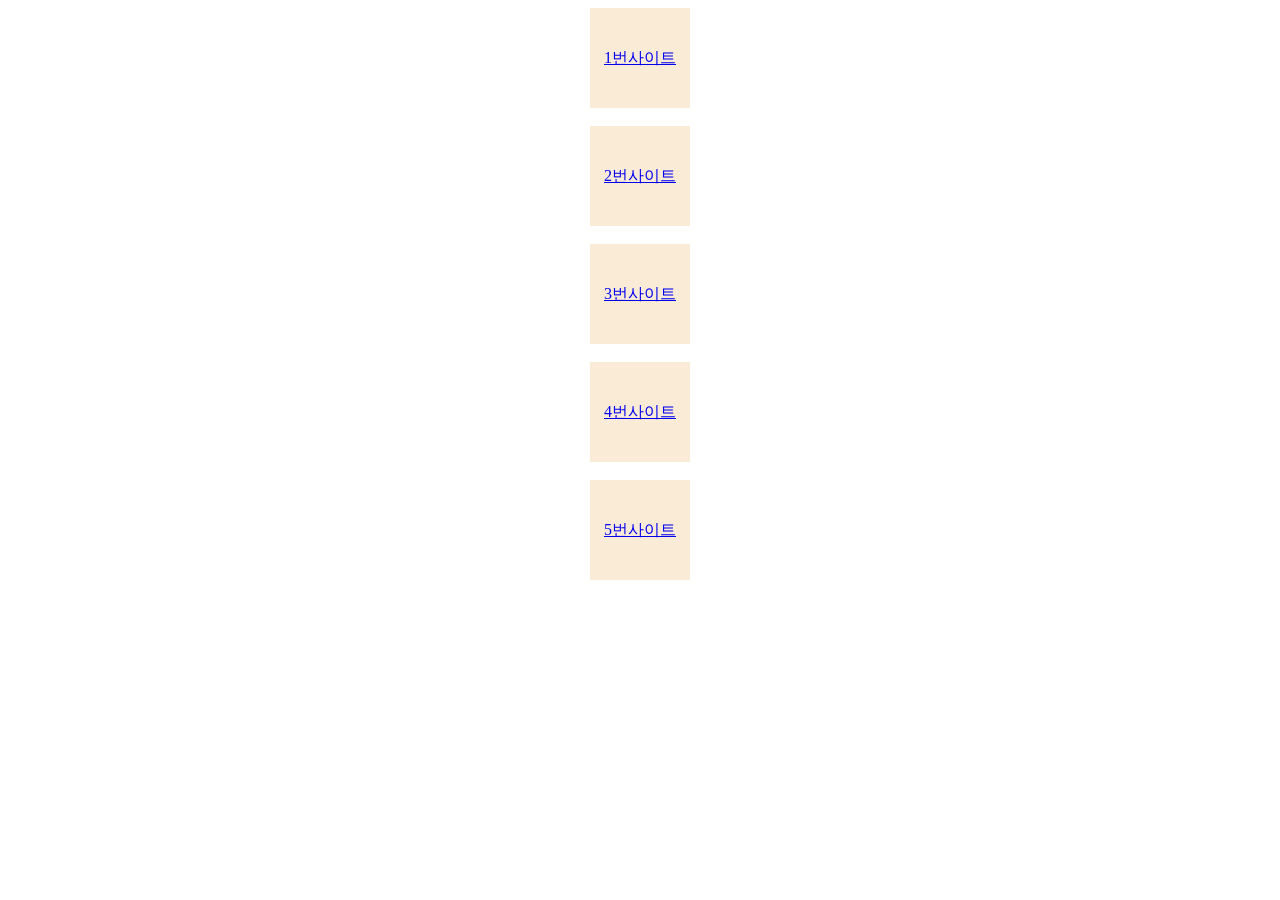
<file: index.html>
<!DOCTYPE html>
<html lang="en">
<head>
    <meta charset="UTF-8">
    <meta name="viewport" content="width=device-width, initial-scale=1.0">
    <title>Document</title>
    <style>
        a{
           display:block;
            width:100px;
            height:100px;
            line-height:100px;
            text-align:center;
            background-color: antiquewhite;
            margin:0 auto;
        
        }
    </style>
</head>
<body>
    <a href="https://kimeunyoungs.github.io/sminternational_newpage_-prac1126_01/">1번사이트</a><br>
  <a href="sm_ver02/index.html">2번사이트</a><br>
  <a href="sm_ver03/index.html">3번사이트</a><br>
  <a href="sm_ver04/index.html">4번사이트</a><br>
  <a href="sm_ver05/index.html">5번사이트</a><br>
</body>
</html>
</file>
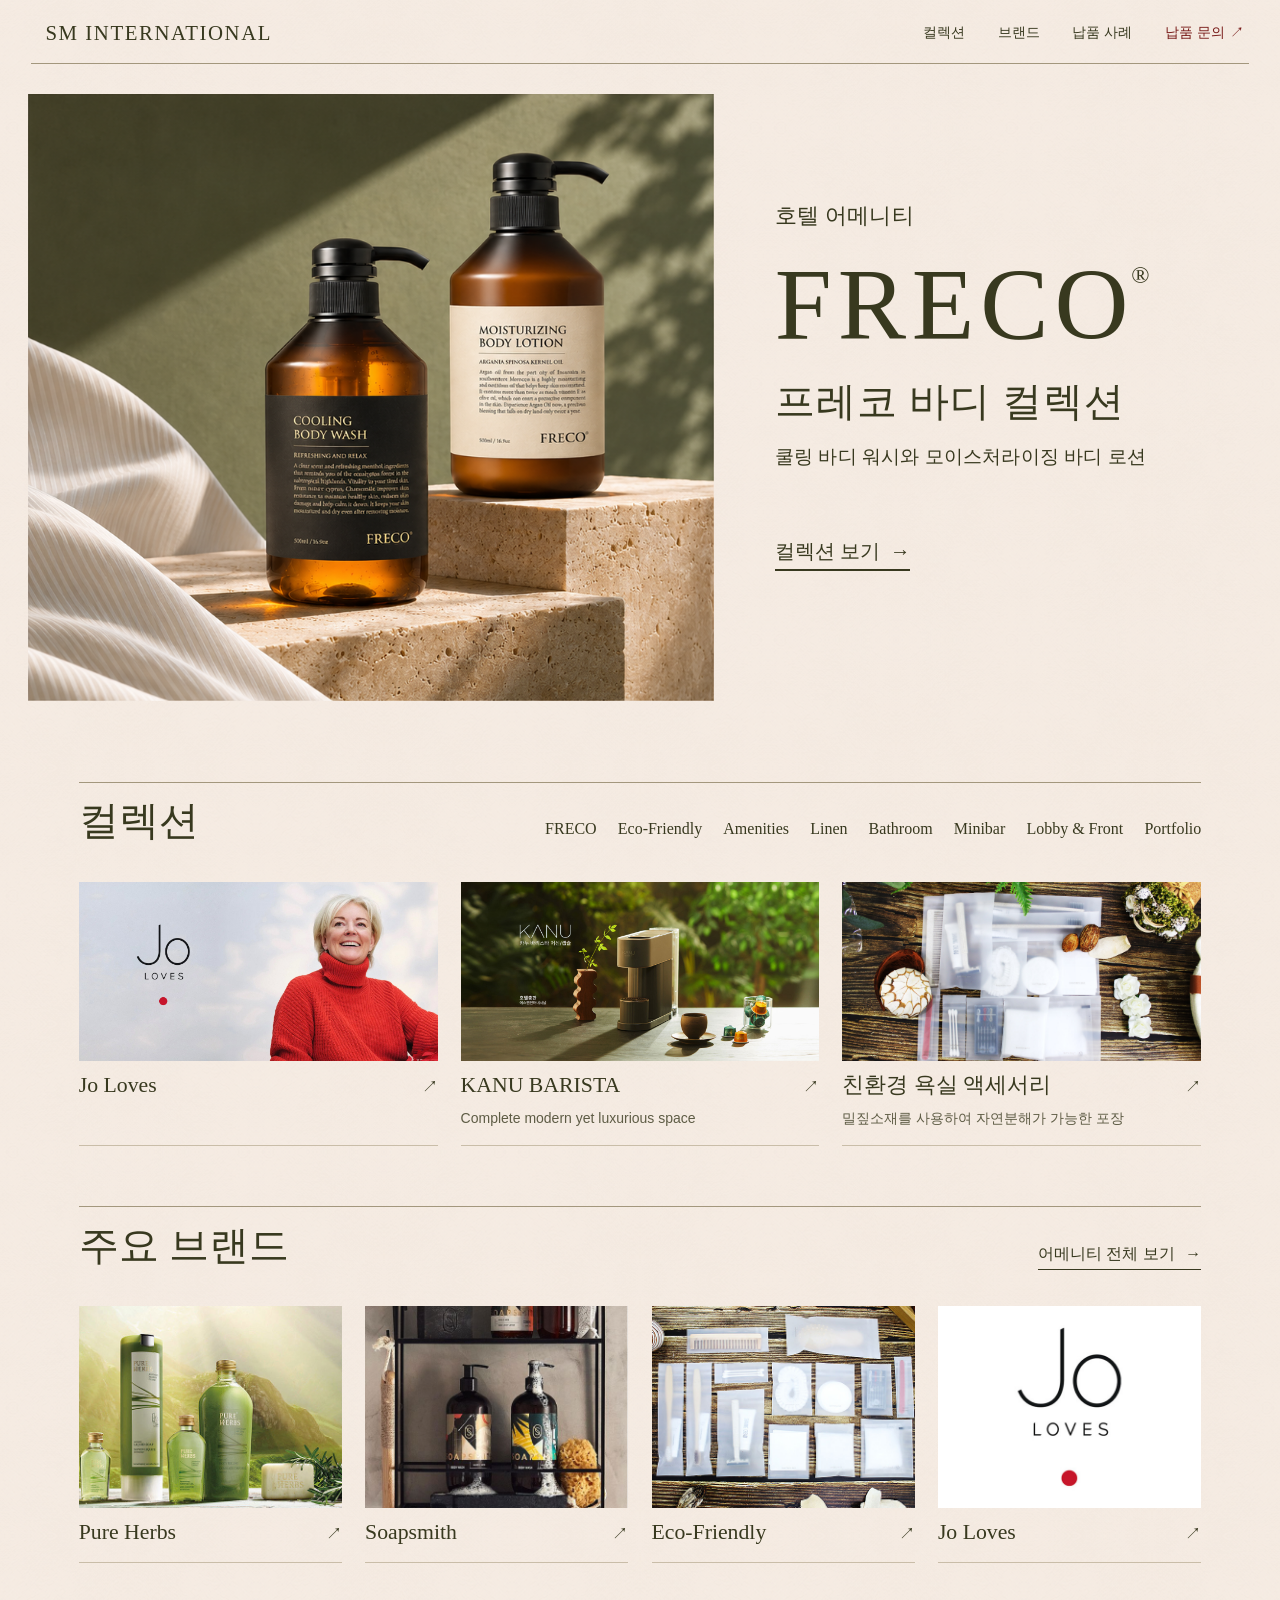
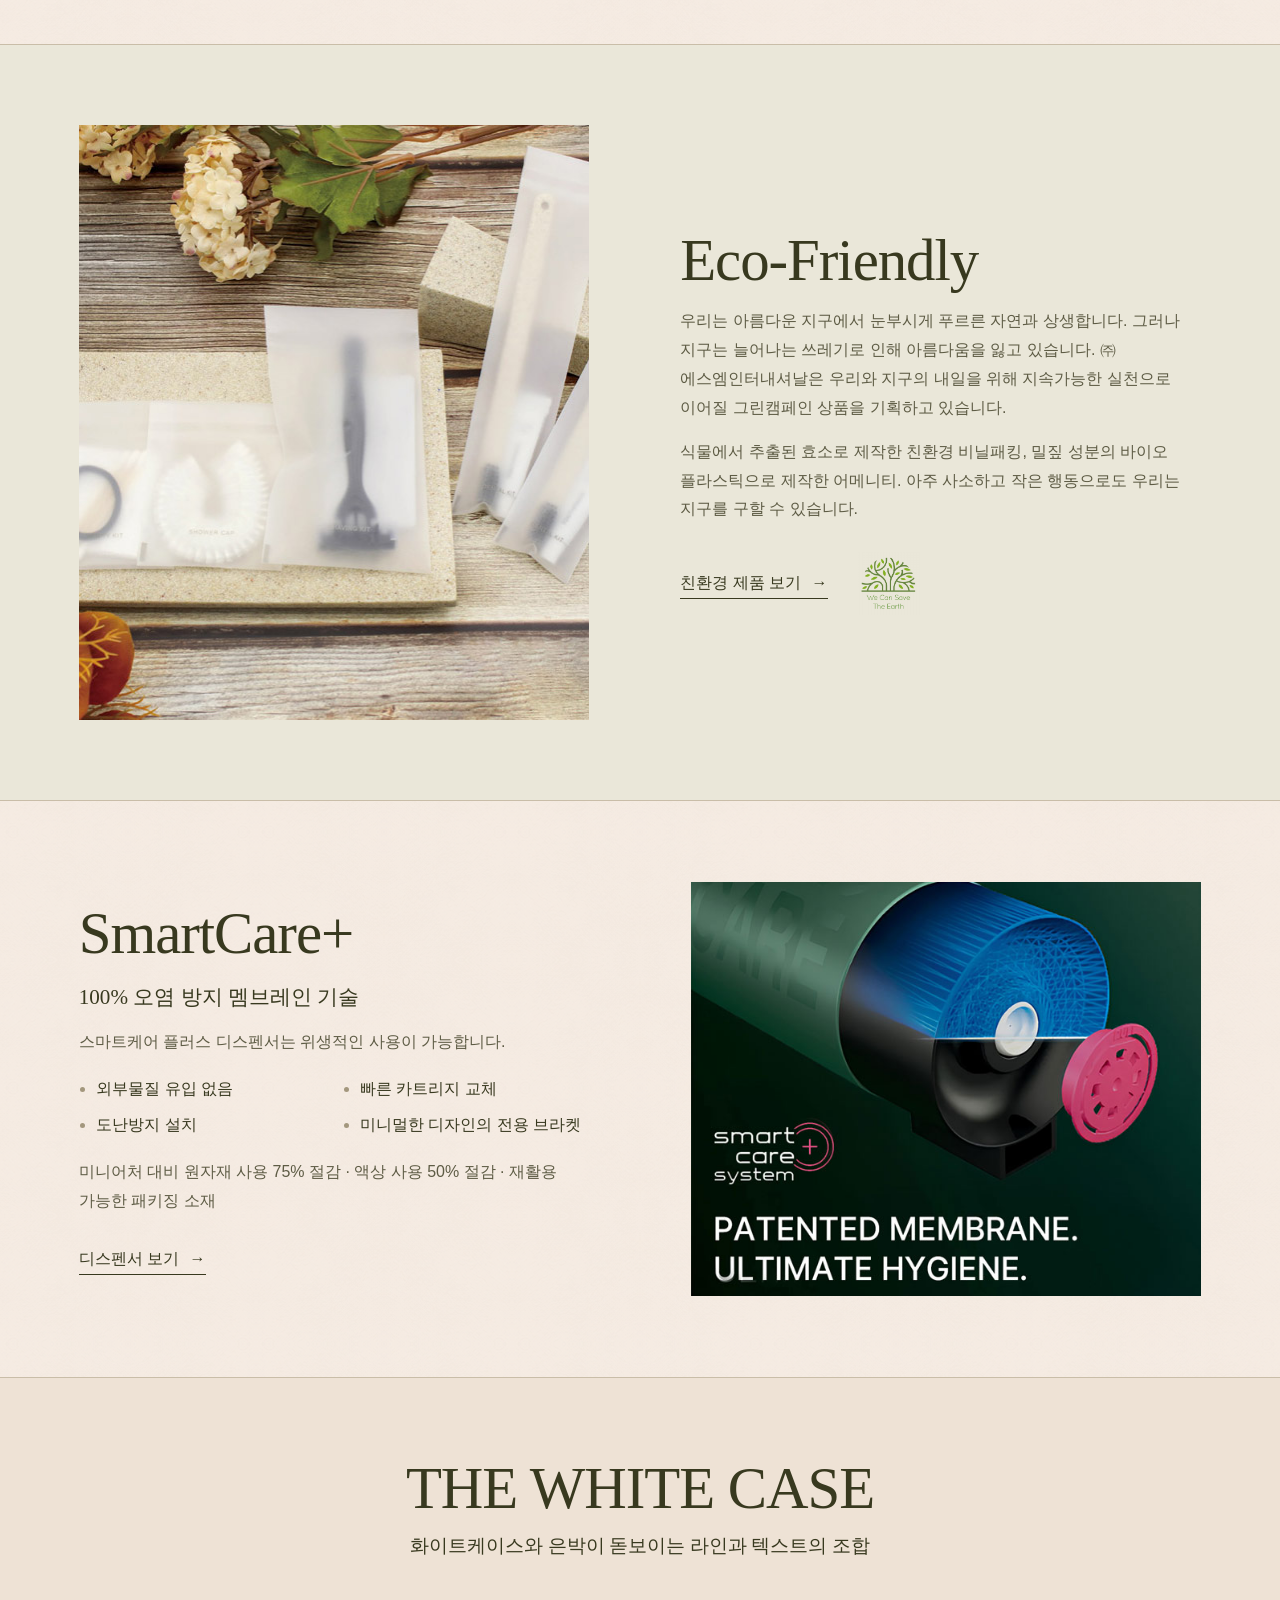
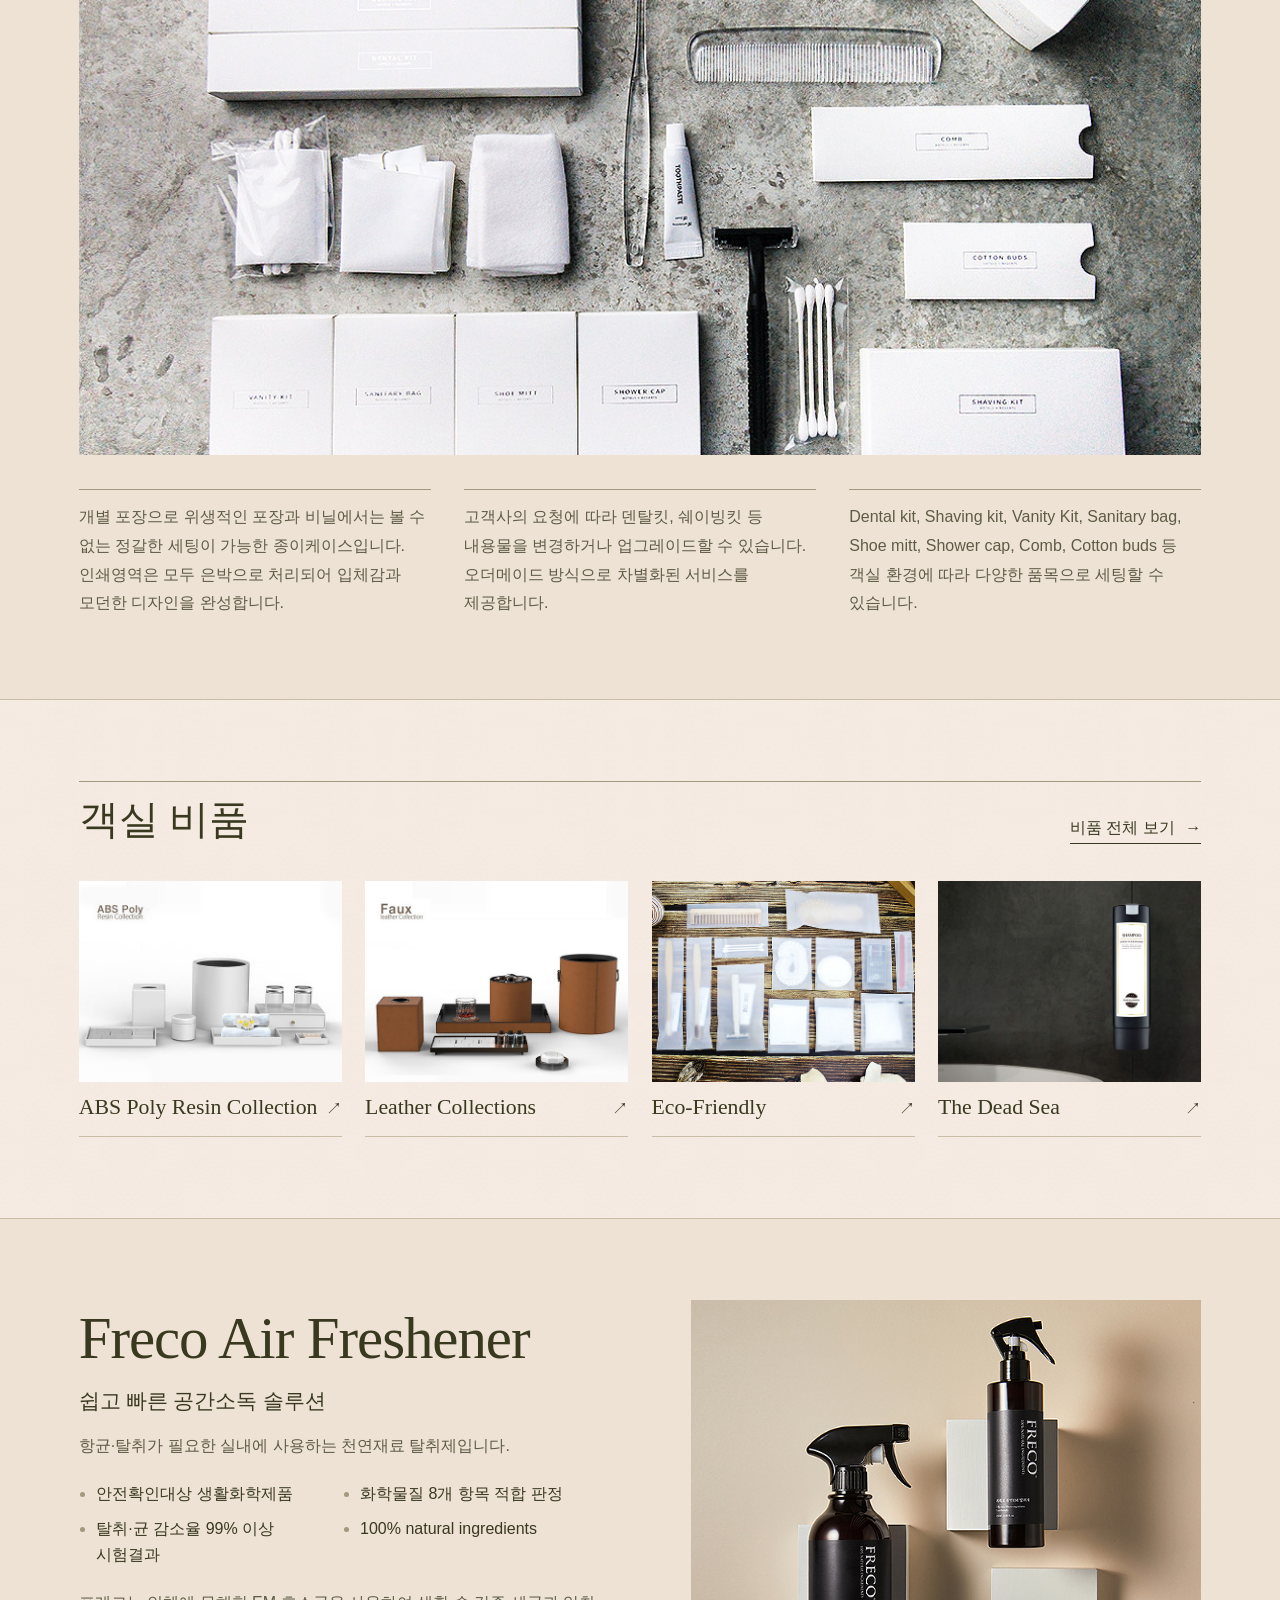
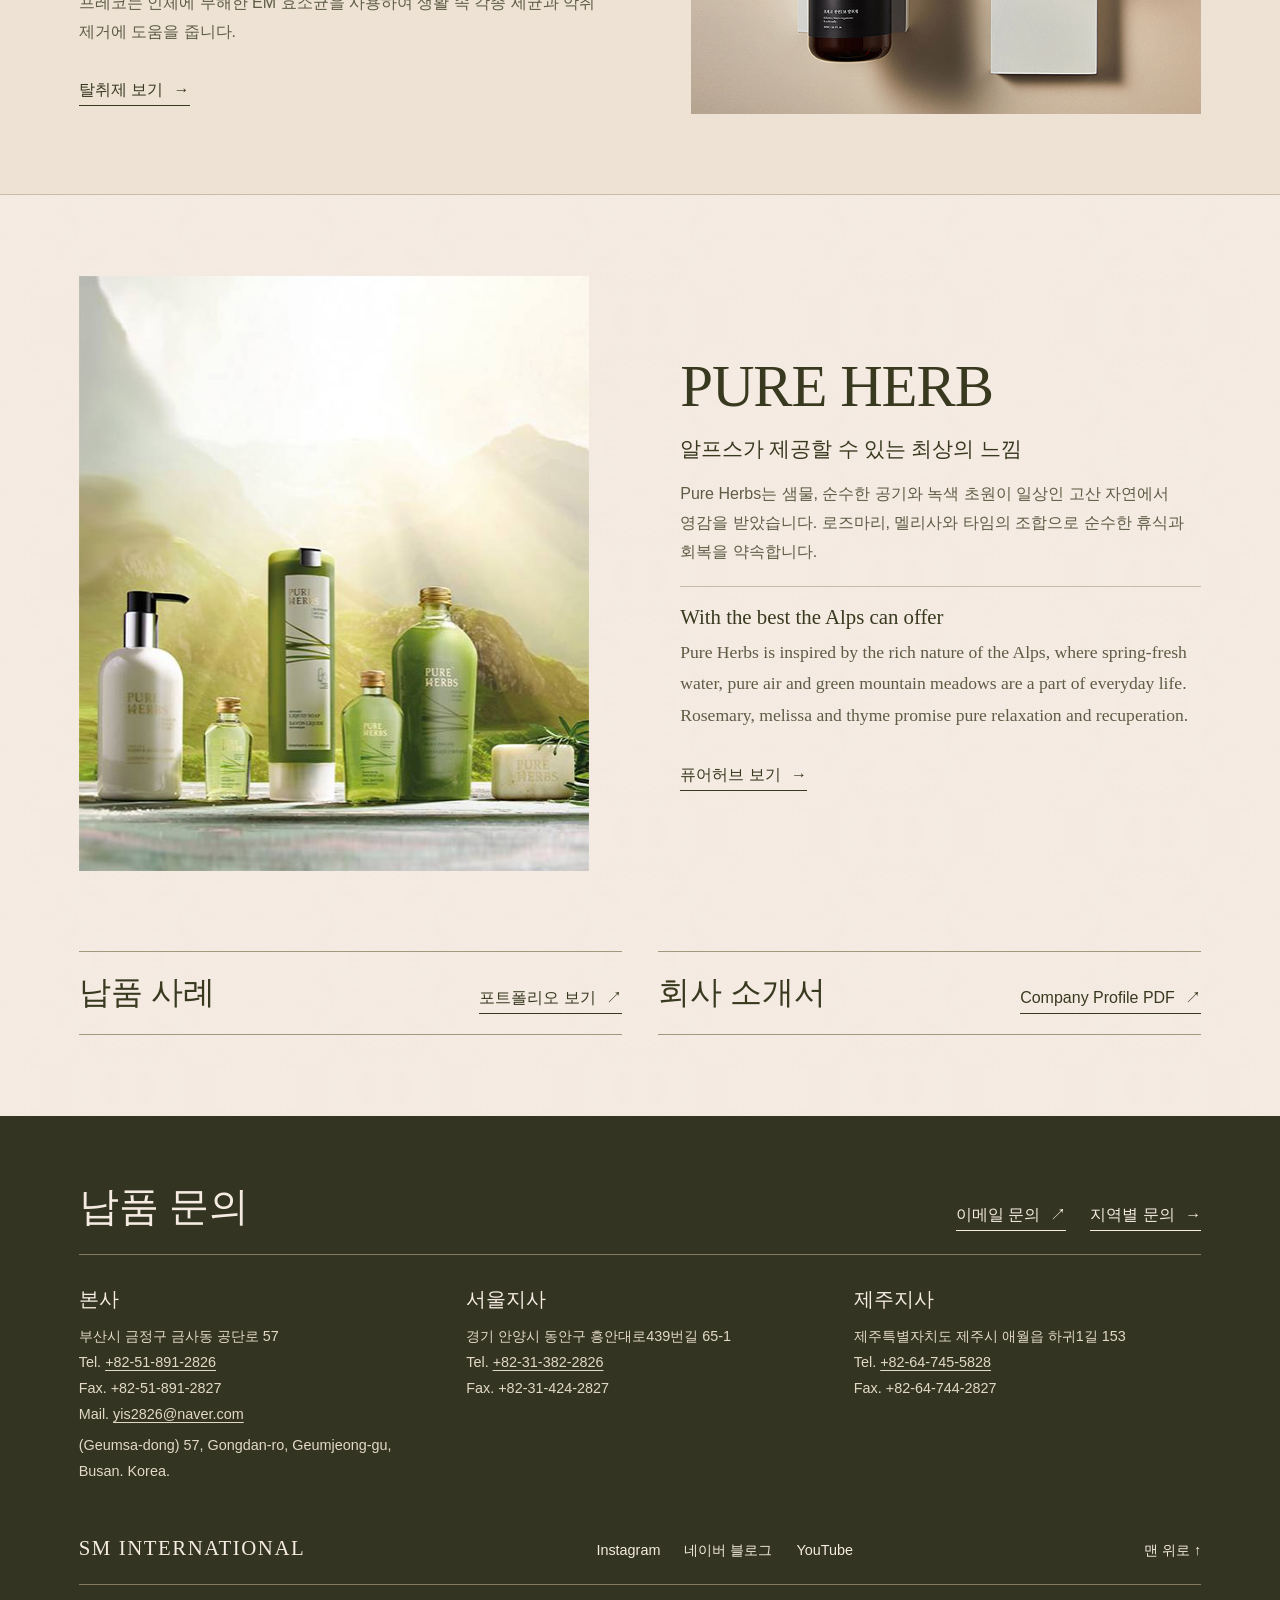
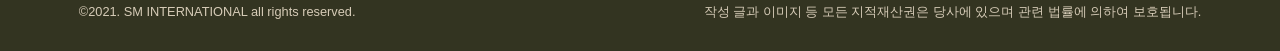
<file: sm_ver02/index.html>
<!doctype html>
<html lang="ko">
<head>
    <meta charset="utf-8">
    <meta name="viewport" content="width=device-width, initial-scale=1">
    <meta name="theme-color" content="#f5ebe2">
    <meta name="description" content="호텔 어메니티와 친환경 제품, 리넨 및 객실 비품을 공급하는 에스엠인터내셔날입니다.">
    <title>SM International | 에스엠인터내셔날</title>
    <link rel="icon" href="img/favicon.png" type="image/png">
    <link rel="stylesheet" href="css/site.css">
</head>
<body id="top">
    <a class="skip-link" href="#main">본문 바로가기</a>

    <header class="site-header">
        <a class="wordmark" href="#top" lang="en" aria-label="SM International 홈">SM INTERNATIONAL</a>
        <nav class="site-nav" aria-label="주요 메뉴">
            <a href="#collections">컬렉션</a>
            <a href="#brands">브랜드</a>
            <a href="#portfolio">납품 사례</a>
            <a class="nav-contact" href="#contact">납품 문의 <span aria-hidden="true">↗</span></a>
        </nav>
    </header>

    <main id="main">
        <section class="hero" aria-labelledby="hero-title">
            <img class="hero-image" src="img/freco-body-hero.webp" width="897" height="793" fetchpriority="high" alt="햇살이 비치는 석재 위에 놓인 프레코 쿨링 바디 워시와 모이스처라이징 바디 로션">
            <div class="hero-copy">
                <p class="hero-kicker">호텔 어메니티</p>
                <h1 id="hero-title">
                    <span class="hero-mark" lang="en">FRECO<sup aria-hidden="true">®</sup></span>
                    <span class="hero-name">프레코 바디 컬렉션</span>
                </h1>
                <p class="hero-description">쿨링 바디 워시와 모이스처라이징 바디 로션</p>
                <a class="text-link hero-link" href="../이전/sm/Freco/index.html#hair-body">컬렉션 보기 <span aria-hidden="true">→</span></a>
            </div>
        </section>

        <section class="content-shell editorial-section" id="collections" aria-labelledby="collections-title">
            <div class="section-heading">
                <h2 id="collections-title">컬렉션</h2>
                <nav class="category-nav" aria-label="제품군 바로가기">
                    <a href="../이전/sm/Freco/index.html" lang="en">FRECO</a>
                    <a href="../이전/sm/eco/index.html" lang="en">Eco-Friendly</a>
                    <a href="../이전/sm/amenities/index.html" lang="en">Amenities</a>
                    <a href="../이전/sm/linen/index.html" lang="en">Linen</a>
                    <a href="../이전/sm/Bathroom/index.html" lang="en">Bathroom</a>
                    <a href="../이전/sm/Minibar/index.html" lang="en">Minibar</a>
                    <a href="../이전/sm/Lobby/index.html" lang="en">Lobby &amp; Front</a>
                    <a href="#portfolio" lang="en">Portfolio</a>
                </nav>
            </div>
            <div class="collection-grid">
                <a class="media-card collection-card" href="../이전/sm/joloves/index.html">
                    <img src="img/slide-joloves.jpg" width="2936" height="1280" loading="lazy" decoding="async" alt="">
                    <div class="media-card-caption">
                        <h3 lang="en">Jo Loves</h3><span aria-hidden="true">↗</span>
                    </div>
                </a>
                <a class="media-card collection-card" href="../이전/sm/kanu/index.html">
                    <img src="img/slide-kanu.jpg" width="2936" height="1280" loading="lazy" decoding="async" alt="">
                    <div class="media-card-caption">
                        <h3 lang="en">KANU BARISTA</h3><span aria-hidden="true">↗</span>
                    </div>
                    <p lang="en">Complete modern yet luxurious space</p>
                </a>
                <a class="media-card collection-card" href="../이전/sm/eco/index.html">
                    <img src="img/slide-eco.jpg" width="1920" height="1280" loading="lazy" decoding="async" alt="">
                    <div class="media-card-caption">
                        <h3>친환경 욕실 액세서리</h3><span aria-hidden="true">↗</span>
                    </div>
                    <p>밀짚소재를 사용하여 자연분해가 가능한 포장</p>
                </a>
            </div>
        </section>

        <section class="content-shell editorial-section" id="brands" aria-labelledby="brands-title">
            <div class="section-heading">
                <h2 id="brands-title">주요 브랜드</h2>
                <a class="text-link" href="../이전/sm/amenities/index.html">어메니티 전체 보기 <span aria-hidden="true">→</span></a>
            </div>
            <div class="product-grid">
                <a class="media-card product-card" href="../이전/sm/amenities/5/index.html">
                    <img src="img/item-pureherbs.jpg" width="548" height="420" loading="lazy" decoding="async" alt="">
                    <div class="media-card-caption"><h3 lang="en">Pure Herbs</h3><span aria-hidden="true">↗</span></div>
                </a>
                <a class="media-card product-card" href="../이전/sm/soapsmith/index.html">
                    <img src="img/item-soapsmith.png" width="548" height="420" loading="lazy" decoding="async" alt="">
                    <div class="media-card-caption"><h3 lang="en">Soapsmith</h3><span aria-hidden="true">↗</span></div>
                </a>
                <a class="media-card product-card" href="../이전/sm/eco/index.html">
                    <img src="img/item-eco.jpg" width="548" height="420" loading="lazy" decoding="async" alt="">
                    <div class="media-card-caption"><h3 lang="en">Eco-Friendly</h3><span aria-hidden="true">↗</span></div>
                </a>
                <a class="media-card product-card" href="../이전/sm/joloves/index.html">
                    <img src="img/item-joloves.jpg" width="548" height="420" loading="lazy" decoding="async" alt="">
                    <div class="media-card-caption"><h3 lang="en">Jo Loves</h3><span aria-hidden="true">↗</span></div>
                </a>
            </div>
        </section>

        <section class="feature-band feature-band--olive" id="eco" aria-labelledby="eco-title">
            <div class="content-shell feature-grid">
                <img class="feature-image feature-image--portrait" src="img/main-eco.jpg" width="511" height="595" loading="lazy" decoding="async" alt="개별 포장된 친환경 어메니티">
                <div class="feature-copy">
                    <h2 id="eco-title" lang="en">Eco-Friendly</h2>
                    <p>우리는 아름다운 지구에서 눈부시게 푸르른 자연과 상생합니다. 그러나 지구는 늘어나는 쓰레기로 인해 아름다움을 잃고 있습니다. ㈜에스엠인터내셔날은 우리와 지구의 내일을 위해 지속가능한 실천으로 이어질 그린캠페인 상품을 기획하고 있습니다.</p>
                    <p>식물에서 추출된 효소로 제작한 친환경 비닐패킹, 밀짚 성분의 바이오 플라스틱으로 제작한 어메니티. 아주 사소하고 작은 행동으로도 우리는 지구를 구할 수 있습니다.</p>
                    <div class="feature-actions">
                        <a class="text-link" href="../이전/sm/eco/index.html">친환경 제품 보기 <span aria-hidden="true">→</span></a>
                        <img class="campaign-mark" src="img/main-eco-icon.png" width="215" height="210" loading="lazy" decoding="async" alt="We Can Save The Earth">
                    </div>
                </div>
            </div>
        </section>

        <section class="content-shell editorial-section feature-grid feature-grid--image-end" id="smartcare" aria-labelledby="smartcare-title">
            <img class="feature-image" src="img/main-smartcare.jpg" width="635" height="515" loading="lazy" decoding="async" alt="SmartCare+ 디스펜서의 멤브레인 구조">
            <div class="feature-copy">
                <h2 id="smartcare-title" lang="en">SmartCare+</h2>
                <h3>100% 오염 방지 멤브레인 기술</h3>
                <p>스마트케어 플러스 디스펜서는 위생적인 사용이 가능합니다.</p>
                <ul class="feature-list">
                    <li>외부물질 유입 없음</li>
                    <li>빠른 카트리지 교체</li>
                    <li>도난방지 설치</li>
                    <li>미니멀한 디자인의 전용 브라켓</li>
                </ul>
                <p>미니어처 대비 원자재 사용 75% 절감 · 액상 사용 50% 절감 · 재활용 가능한 패키징 소재</p>
                <a class="text-link" href="../이전/sm/smartcare/index.html">디스펜서 보기 <span aria-hidden="true">→</span></a>
            </div>
        </section>

        <section class="white-case" id="white-case" aria-labelledby="white-case-title">
            <div class="content-shell">
                <div class="white-case-heading">
                    <h2 id="white-case-title" lang="en">THE WHITE CASE</h2>
                    <p>화이트케이스와 은박이 돋보이는 라인과 텍스트의 조합</p>
                </div>
                <img class="wide-image" src="img/main-whitecase.jpg" width="1110" height="450" loading="lazy" decoding="async" alt="은박 인쇄가 적용된 화이트케이스 어메니티 구성">
                <div class="white-case-details">
                    <p>개별 포장으로 위생적인 포장과 비닐에서는 볼 수 없는 정갈한 세팅이 가능한 종이케이스입니다. 인쇄영역은 모두 은박으로 처리되어 입체감과 모던한 디자인을 완성합니다.</p>
                    <p>고객사의 요청에 따라 덴탈킷, 쉐이빙킷 등 내용물을 변경하거나 업그레이드할 수 있습니다. 오더메이드 방식으로 차별화된 서비스를 제공합니다.</p>
                    <p><span lang="en">Dental kit, Shaving kit, Vanity Kit, Sanitary bag, Shoe mitt, Shower cap, Comb, Cotton buds</span> 등 객실 환경에 따라 다양한 품목으로 세팅할 수 있습니다.</p>
                </div>
            </div>
        </section>

        <section class="content-shell editorial-section" id="room-items" aria-labelledby="room-items-title">
            <div class="section-heading">
                <h2 id="room-items-title">객실 비품</h2>
                <a class="text-link" href="../이전/sm/itemliset/index.html">비품 전체 보기 <span aria-hidden="true">→</span></a>
            </div>
            <div class="product-grid">
                <a class="media-card product-card" href="../이전/sm/Bathroom/30/index.html">
                    <img src="img/item-abs.jpg" width="548" height="420" loading="lazy" decoding="async" alt="">
                    <div class="media-card-caption"><h3 lang="en">ABS Poly Resin Collection</h3><span aria-hidden="true">↗</span></div>
                </a>
                <a class="media-card product-card" href="../이전/sm/Bathroom/31/index.html">
                    <img src="img/item-leather.jpg" width="548" height="420" loading="lazy" decoding="async" alt="">
                    <div class="media-card-caption"><h3 lang="en">Leather Collections</h3><span aria-hidden="true">↗</span></div>
                </a>
                <a class="media-card product-card" href="../이전/sm/eco/index.html">
                    <img src="img/item-eco.jpg" width="548" height="420" loading="lazy" decoding="async" alt="">
                    <div class="media-card-caption"><h3 lang="en">Eco-Friendly</h3><span aria-hidden="true">↗</span></div>
                </a>
                <a class="media-card product-card" href="../이전/sm/amenities/7/index.html">
                    <img src="img/item-deadsea.jpg" width="548" height="420" loading="lazy" decoding="async" alt="">
                    <div class="media-card-caption"><h3 lang="en">The Dead Sea</h3><span aria-hidden="true">↗</span></div>
                </a>
            </div>
        </section>

        <section class="feature-band feature-band--warm" id="freco-air" aria-labelledby="freco-air-title">
            <div class="content-shell feature-grid feature-grid--image-end">
                <img class="feature-image" src="img/main-freco.jpg" width="635" height="515" loading="lazy" decoding="async" alt="다양한 크기의 프레코 실내 탈취제">
                <div class="feature-copy">
                    <h2 id="freco-air-title" lang="en">Freco Air Freshener</h2>
                    <h3>쉽고 빠른 공간소독 솔루션</h3>
                    <p>항균·탈취가 필요한 실내에 사용하는 천연재료 탈취제입니다.</p>
                    <ul class="feature-list">
                        <li>안전확인대상 생활화학제품</li>
                        <li>화학물질 8개 항목 적합 판정</li>
                        <li>탈취·균 감소율 99% 이상 시험결과</li>
                        <li lang="en">100% natural ingredients</li>
                    </ul>
                    <p>프레코는 인체에 무해한 EM 효소균을 사용하여 생활 속 각종 세균과 악취 제거에 도움을 줍니다.</p>
                    <a class="text-link" href="../이전/sm/Freco/index.html#air">탈취제 보기 <span aria-hidden="true">→</span></a>
                </div>
            </div>
        </section>

        <section class="content-shell editorial-section feature-grid" id="pure-herb" aria-labelledby="pure-herb-title">
            <img class="feature-image feature-image--portrait" src="img/main-pure.jpg" width="511" height="595" loading="lazy" decoding="async" alt="알프스를 배경으로 놓인 Pure Herbs 어메니티">
            <div class="feature-copy">
                <h2 id="pure-herb-title" lang="en">PURE HERB</h2>
                <h3>알프스가 제공할 수 있는 최상의 느낌</h3>
                <p>Pure Herbs는 샘물, 순수한 공기와 녹색 초원이 일상인 고산 자연에서 영감을 받았습니다. 로즈마리, 멜리사와 타임의 조합으로 순수한 휴식과 회복을 약속합니다.</p>
                <div class="english-copy" lang="en">
                    <h3>With the best the Alps can offer</h3>
                    <p>Pure Herbs is inspired by the rich nature of the Alps, where spring-fresh water, pure air and green mountain meadows are a part of everyday life. Rosemary, melissa and thyme promise pure relaxation and recuperation.</p>
                </div>
                <a class="text-link" href="../이전/sm/amenities/5/index.html">퓨어허브 보기 <span aria-hidden="true">→</span></a>
            </div>
        </section>

        <section class="content-shell resource-grid" id="portfolio" aria-label="납품 사례 및 회사 소개서">
            <div class="resource">
                <h2>납품 사례</h2>
                <a class="text-link" href="../이전/sm/portfolio/index.html">포트폴리오 보기 <span aria-hidden="true">↗</span></a>
            </div>
            <div class="resource">
                <h2>회사 소개서</h2>
                <a class="text-link" href="docs/company-profile.pdf" target="_blank" rel="noopener" type="application/pdf">Company Profile PDF <span aria-hidden="true">↗</span></a>
            </div>
        </section>
    </main>

    <footer class="site-footer" id="contact" aria-labelledby="contact-title">
        <div class="content-shell">
            <div class="footer-heading">
                <h2 id="contact-title">납품 문의</h2>
                <div class="footer-actions">
                    <a class="text-link" href="mailto:yis2826@naver.com">이메일 문의 <span aria-hidden="true">↗</span></a>
                    <a class="text-link" href="../이전/sm/contact/index.html">지역별 문의 <span aria-hidden="true">→</span></a>
                </div>
            </div>
            <div class="office-grid">
                <div class="office">
                    <h3>본사</h3>
                    <address>
                        부산시 금정구 금사동 공단로 57<br>
                        Tel. <a href="tel:+82518912826">+82-51-891-2826</a><br>
                        Fax. +82-51-891-2827<br>
                        Mail. <a href="mailto:yis2826@naver.com">yis2826@naver.com</a><br>
                        <span lang="en">(Geumsa-dong) 57, Gongdan-ro, Geumjeong-gu, Busan. Korea.</span>
                    </address>
                </div>
                <div class="office">
                    <h3>서울지사</h3>
                    <address>
                        경기 안양시 동안구 흥안대로439번길 65-1<br>
                        Tel. <a href="tel:+82313822826">+82-31-382-2826</a><br>
                        Fax. +82-31-424-2827
                    </address>
                </div>
                <div class="office">
                    <h3>제주지사</h3>
                    <address>
                        제주특별자치도 제주시 애월읍 하귀1길 153<br>
                        Tel. <a href="tel:+82647455828">+82-64-745-5828</a><br>
                        Fax. +82-64-744-2827
                    </address>
                </div>
            </div>
            <div class="footer-links">
                <a class="wordmark" href="#top" lang="en" aria-label="SM International 홈">SM INTERNATIONAL</a>
                <nav class="social-links" aria-label="공식 SNS">
                    <a href="https://www.instagram.com/sminternational.official/" target="_blank" rel="noopener noreferrer" lang="en">Instagram</a>
                    <a href="https://blog.naver.com/sm5828" target="_blank" rel="noopener noreferrer">네이버 블로그</a>
                    <a href="https://www.youtube.com/channel/UCygX5MpmBgCIX_Zt33OJmTg" target="_blank" rel="noopener noreferrer" lang="en">YouTube</a>
                </nav>
                <a class="back-to-top" href="#top">맨 위로 <span aria-hidden="true">↑</span></a>
            </div>
            <div class="legal">
                <p lang="en">©2021. SM INTERNATIONAL all rights reserved.</p>
                <p>작성 글과 이미지 등 모든 지적재산권은 당사에 있으며 관련 법률에 의하여 보호됩니다.</p>
            </div>
        </div>
    </footer>
</body>
</html>
</file>
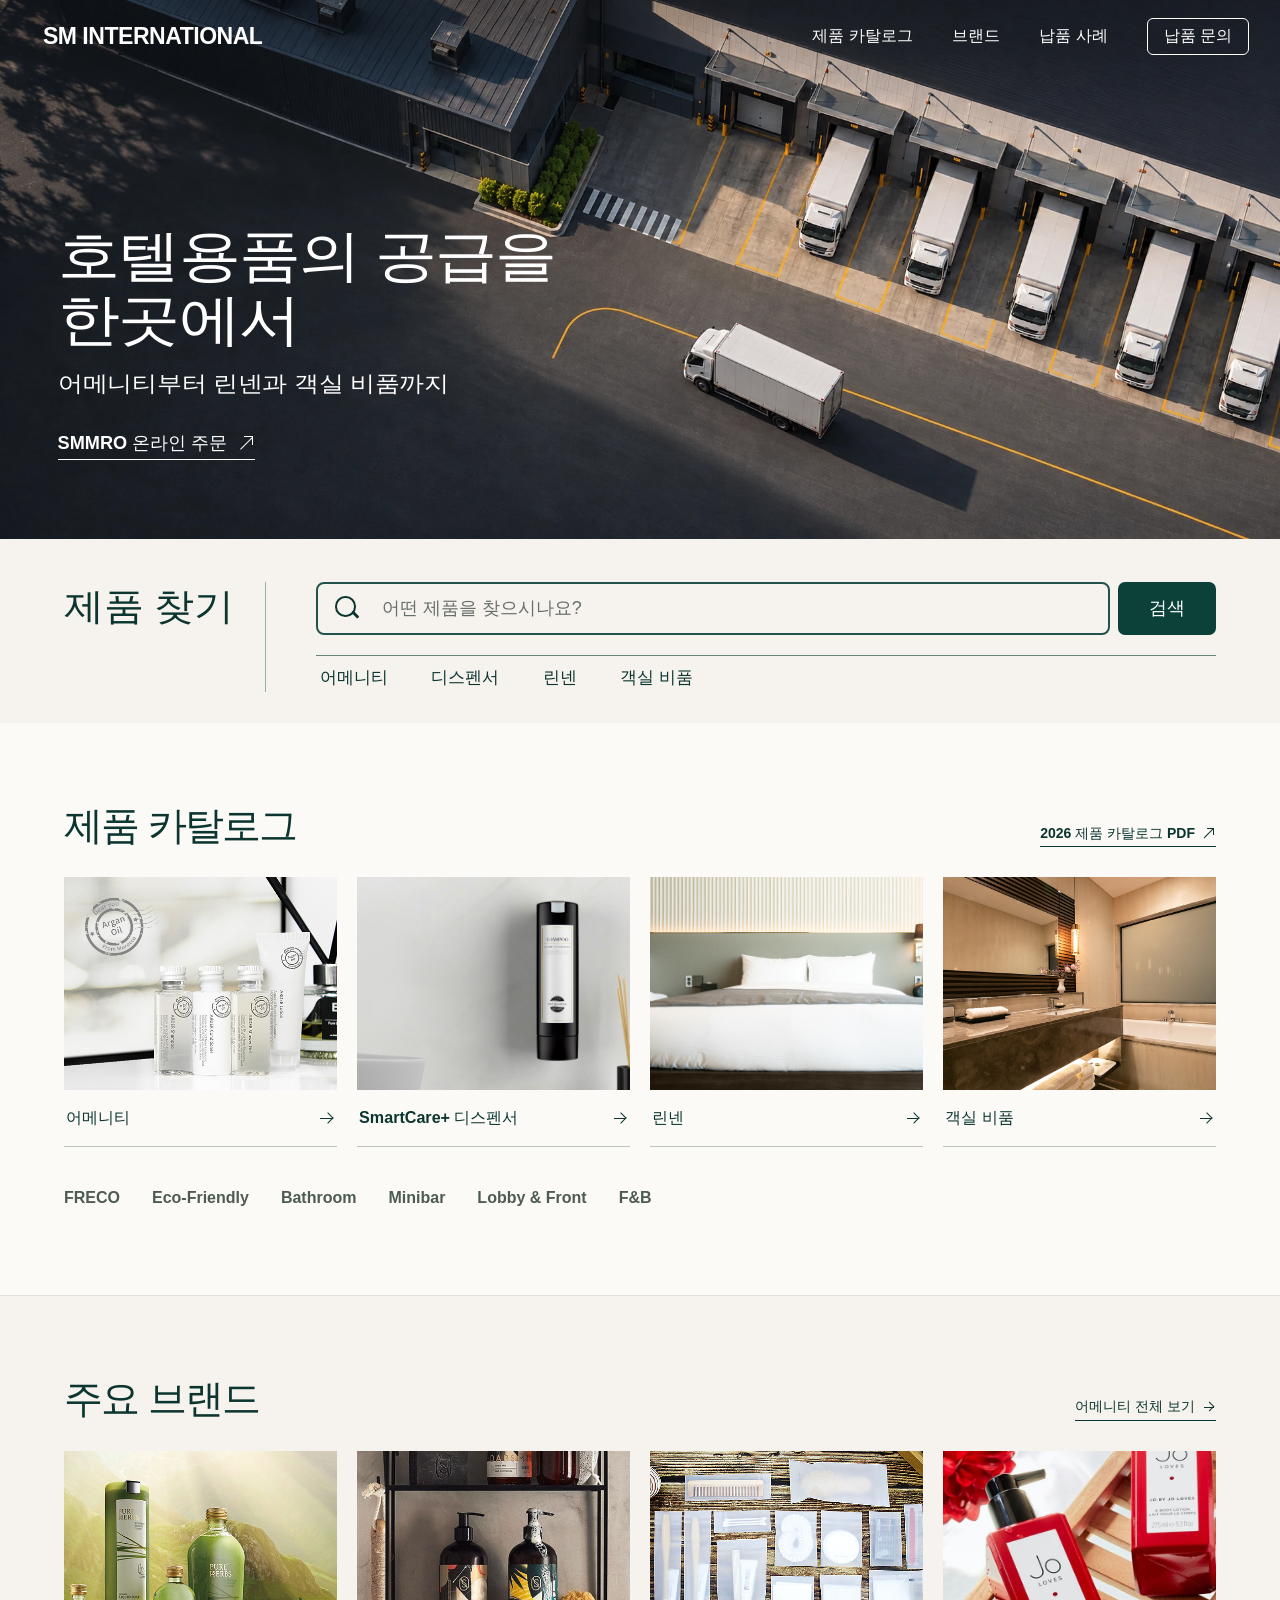
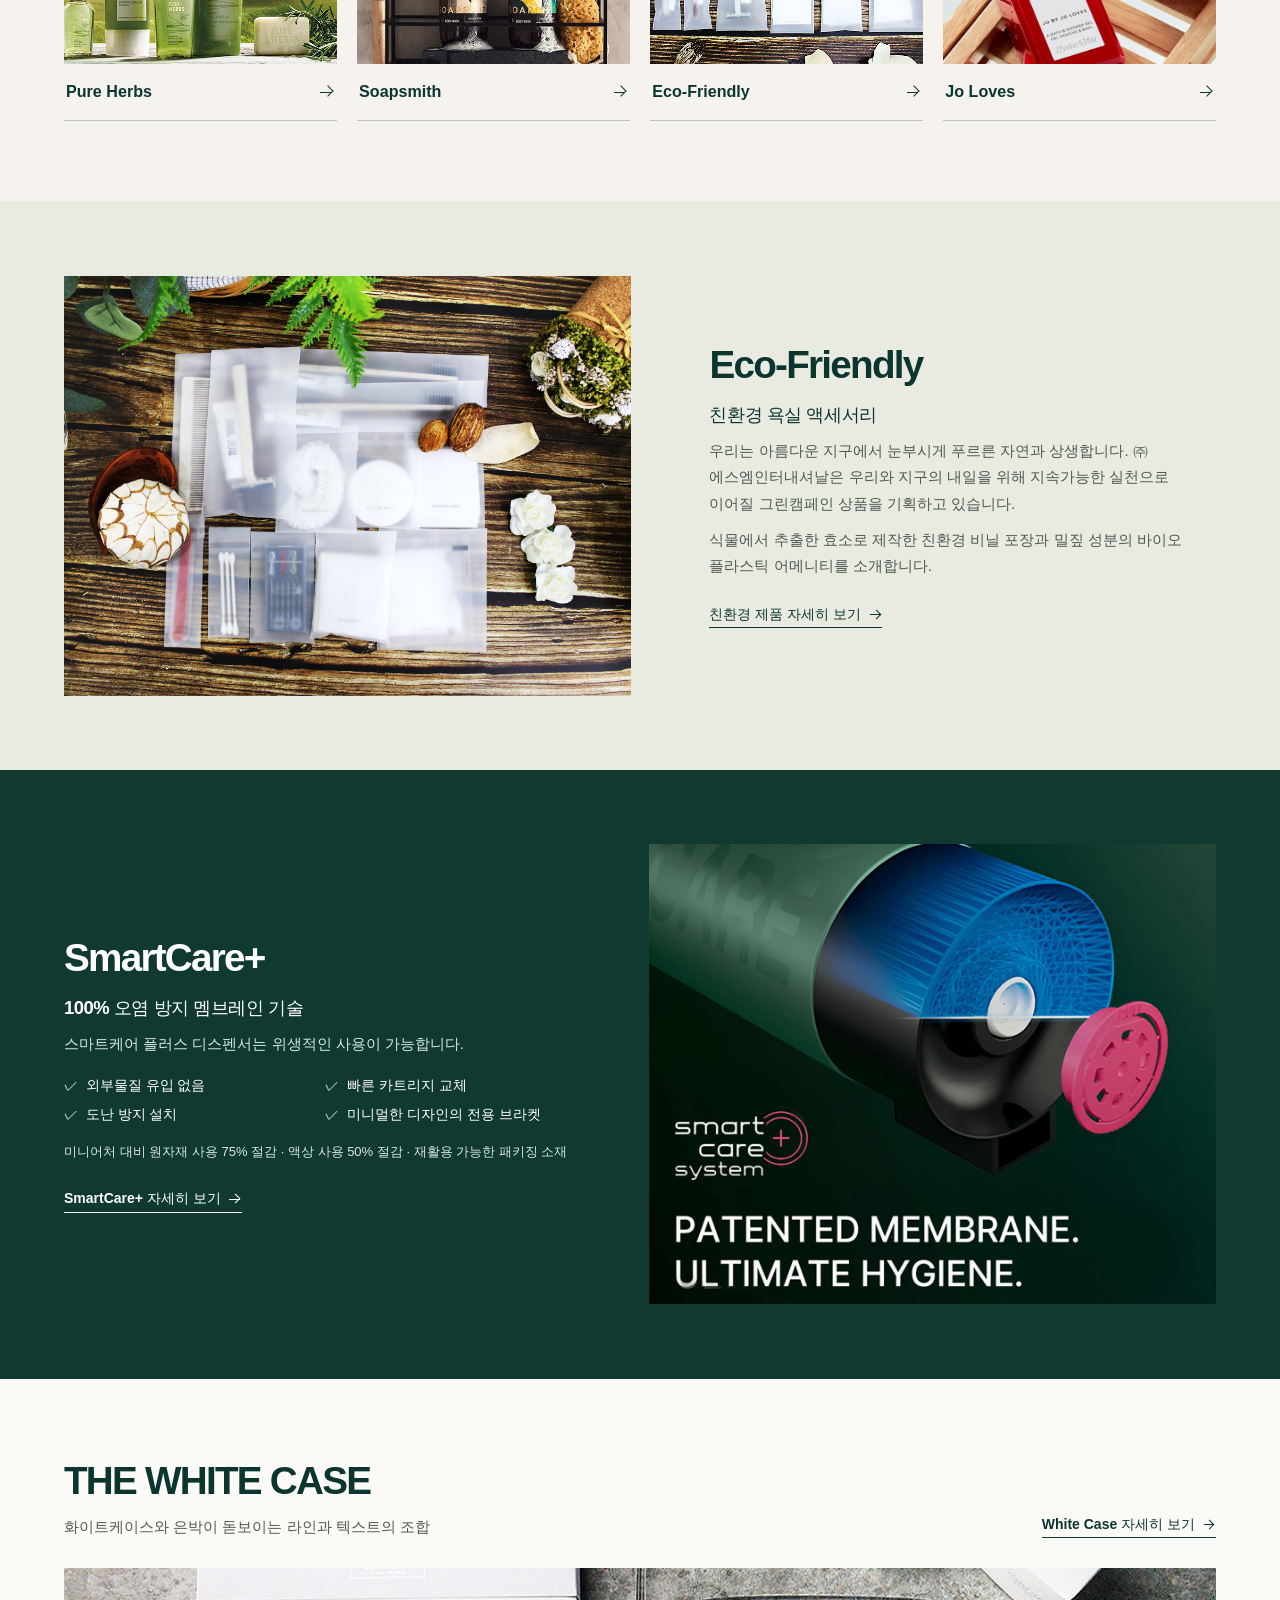
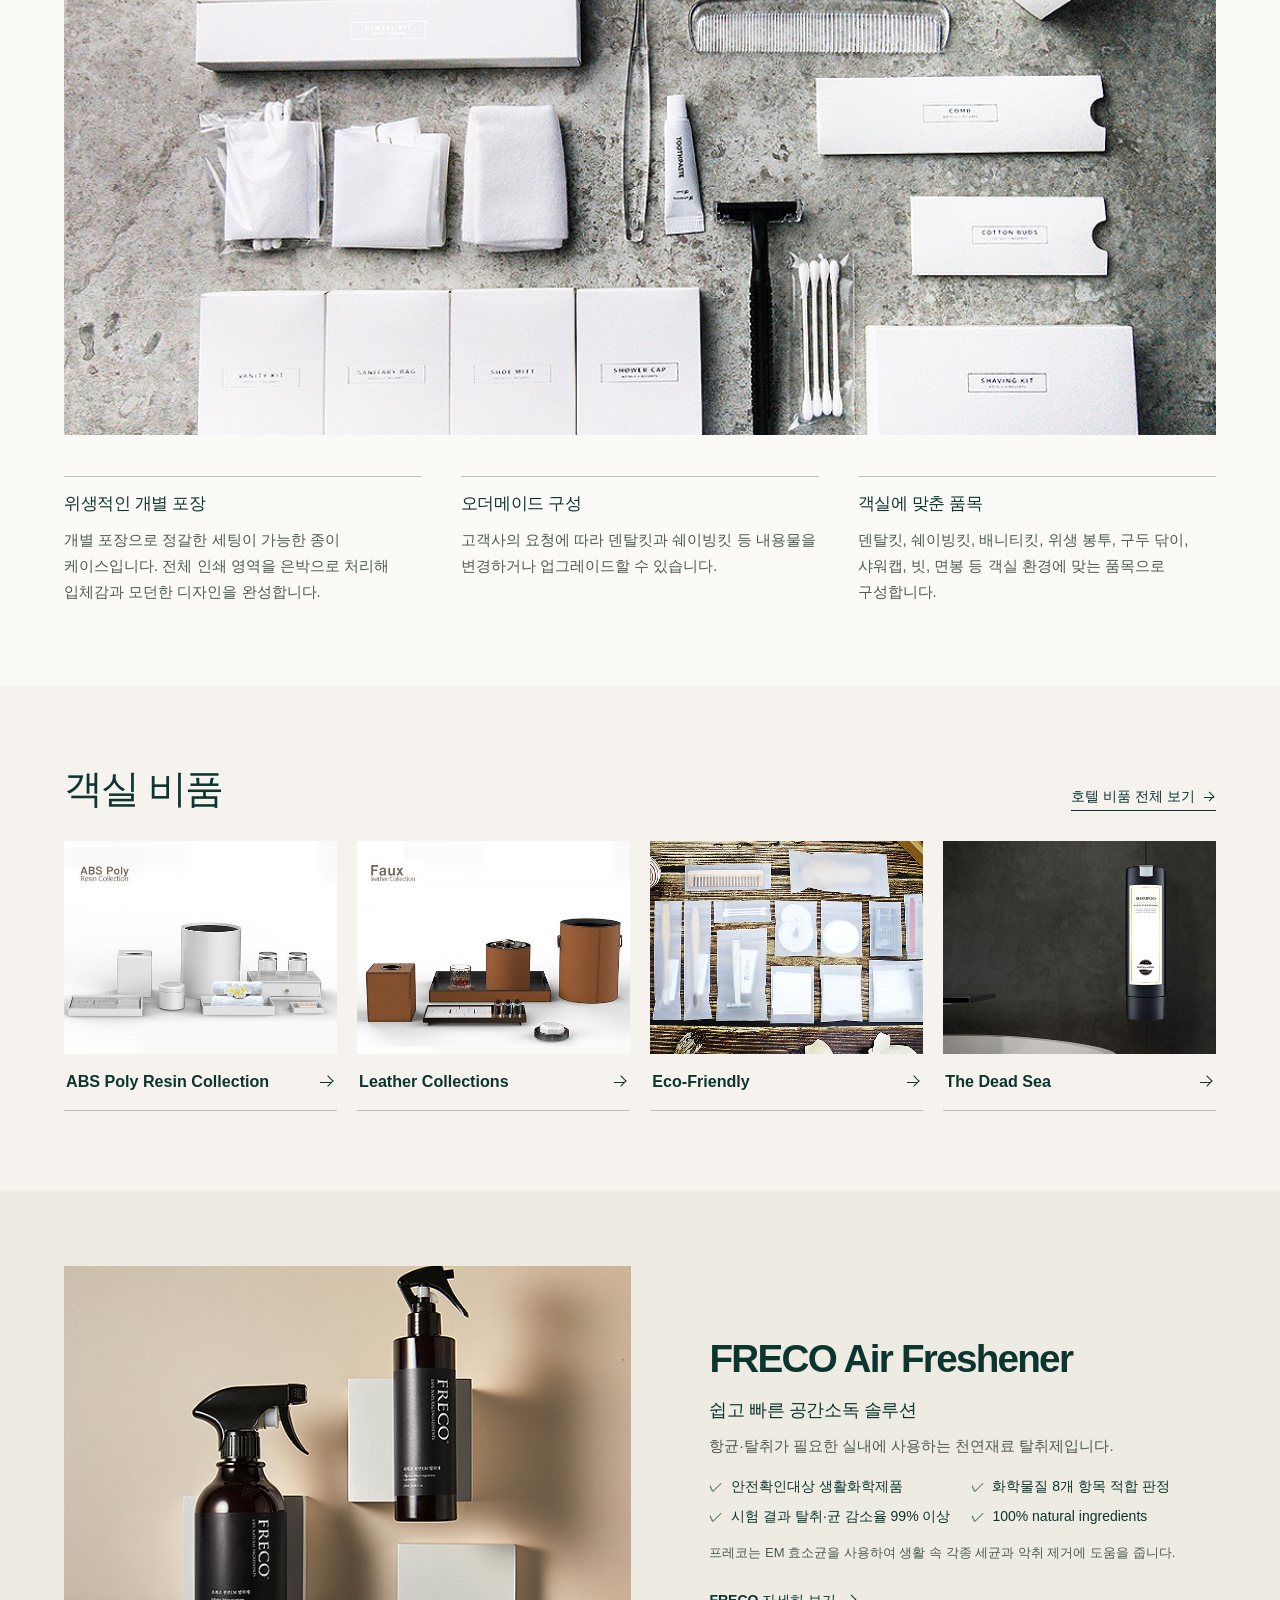
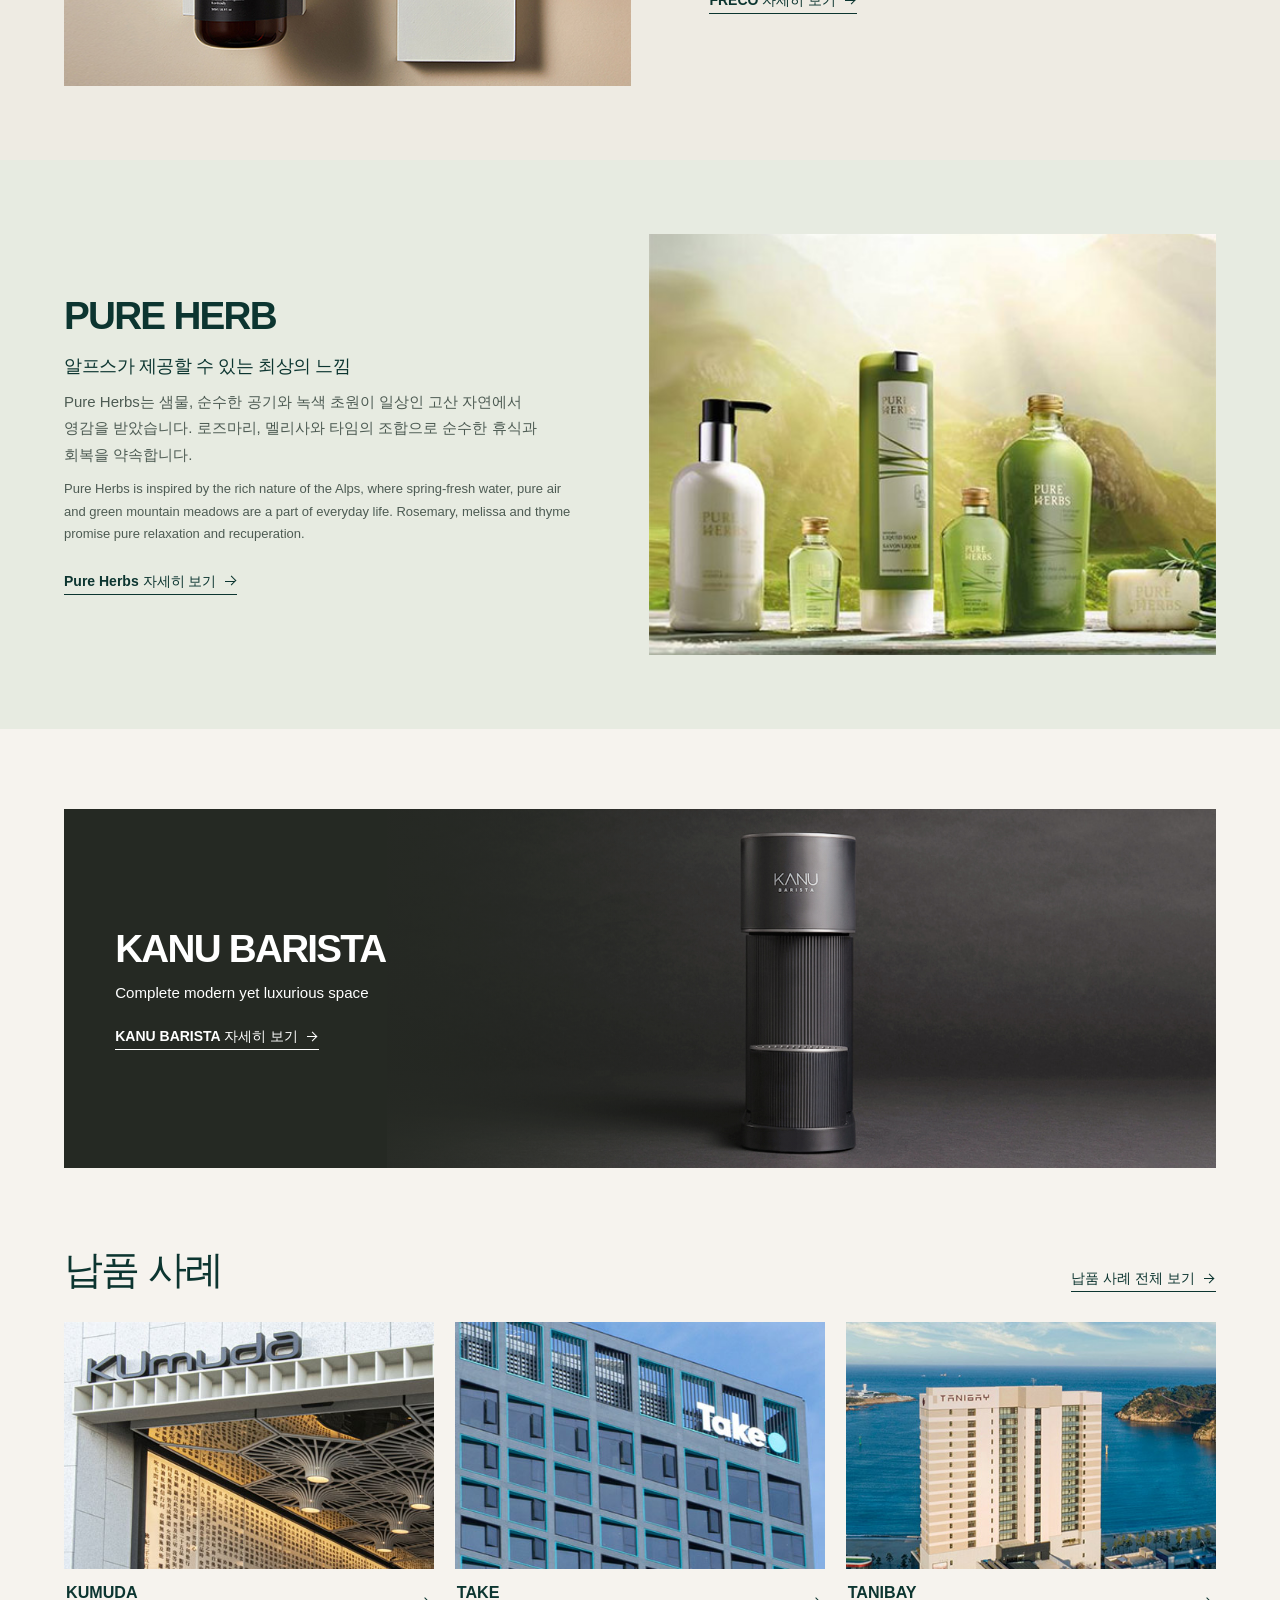
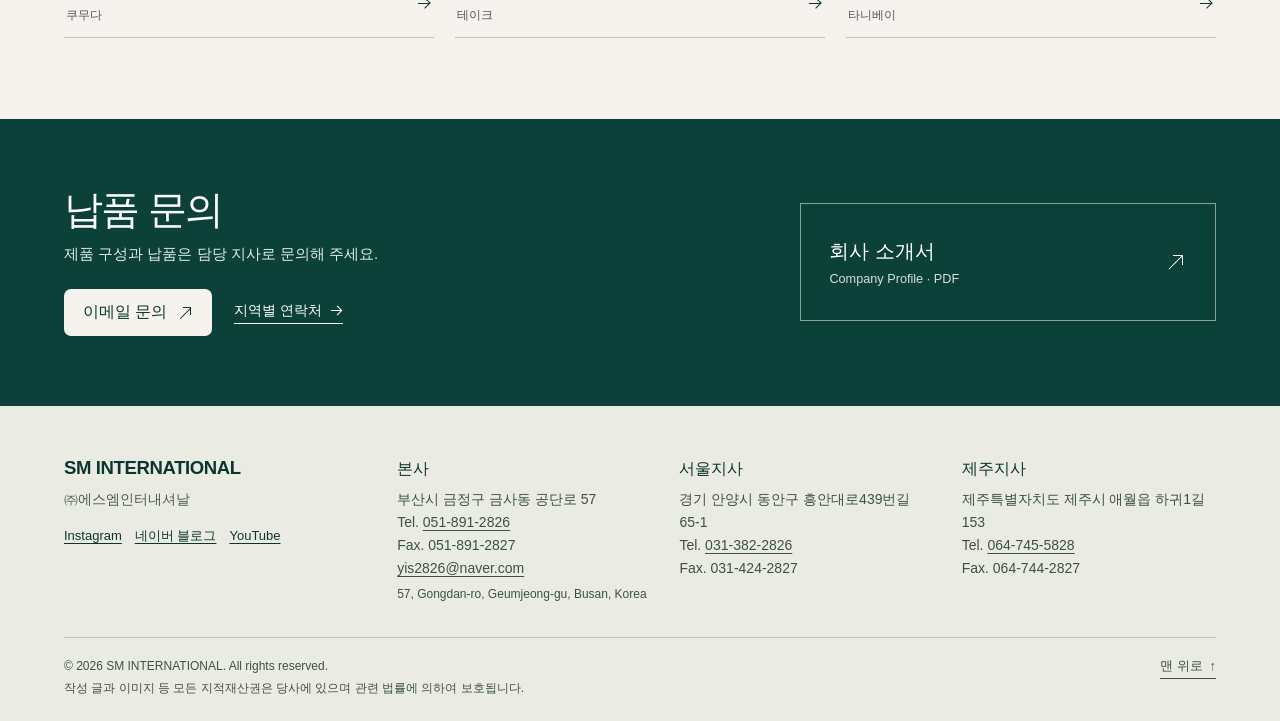
<file: sm_ver03/index.html>
<!doctype html>
<html lang="ko">
<head>
    <meta charset="utf-8">
    <meta name="viewport" content="width=device-width, initial-scale=1">
    <meta name="description" content="호텔용품, 어메니티, 디스펜서, 린넨과 객실 비품을 공급하는 에스엠인터내셔날입니다.">
    <meta name="theme-color" content="#0b3530">
    <title>SM INTERNATIONAL | 에스엠인터내셔날</title>
    <link rel="icon" href="assets/favicon.png" type="image/png">
    <link rel="stylesheet" href="css/site.css">
    <script src="js/site.js" defer></script>
</head>
<body id="top">
    <a class="skip-link" href="#main">본문 바로가기</a>

    <header class="site-header">
        <a class="wordmark" href="#top" aria-label="SM International 홈">SM INTERNATIONAL</a>
        <button class="menu-toggle" type="button" aria-controls="site-nav" aria-expanded="false">
            <span class="menu-icon" aria-hidden="true"></span>
            <span class="visually-hidden">메뉴</span>
        </button>
        <nav class="site-nav" id="site-nav" aria-label="주 메뉴">
            <a href="#catalogue">제품 카탈로그</a>
            <a href="#brands">브랜드</a>
            <a href="#portfolio">납품 사례</a>
            <a class="nav-contact" href="#contact">납품 문의</a>
        </nav>
    </header>

    <main id="main">
        <section class="hero" aria-labelledby="hero-title">
            <img class="hero-image" src="assets/distribution.webp" alt="" fetchpriority="high">
            <div class="hero-copy">
                <h1 id="hero-title">호텔용품의 공급을<br>한곳에서</h1>
                <p>어메니티부터 린넨과 객실 비품까지</p>
                <a class="hero-order" href="https://smmro.co.kr/" target="_blank" rel="noopener">
                    SMMRO 온라인 주문 <span class="arrow-out" aria-hidden="true"></span>
                </a>
            </div>
        </section>

        <section class="finder" aria-labelledby="finder-title">
            <div class="container finder-layout">
                <h2 id="finder-title"><span>제품 찾기</span></h2>
                <div class="finder-controls">
                    <form class="search-form" id="product-search" action="#catalogue" role="search">
                        <label class="search-field">
                            <span class="search-icon" aria-hidden="true"></span>
                            <span class="visually-hidden">제품명 또는 키워드</span>
                            <input id="search-input" name="keyword" type="search" placeholder="어떤 제품을 찾으시나요?" autocomplete="off" maxlength="90" required>
                        </label>
                        <button class="button search-submit" type="submit">검색</button>
                    </form>
                    <nav class="finder-categories" aria-label="제품군 검색">
                        <a href="../이전/sm/amenities/index.html" data-category="amenity">어메니티</a>
                        <a href="../이전/sm/smartcare/index.html" data-category="dispenser">디스펜서</a>
                        <a href="../이전/sm/linen/index.html" data-category="linen">린넨</a>
                        <a href="../이전/sm/itemliset/index.html" data-category="item">객실 비품</a>
                    </nav>
                </div>
            </div>
        </section>

        <section class="search-results" id="search-results" aria-labelledby="results-title" hidden>
            <div class="container">
                <div class="section-heading">
                    <div>
                        <h2 id="results-title" tabindex="-1" aria-describedby="results-message">검색 결과</h2>
                        <p class="results-message" id="results-message"></p>
                    </div>
                    <button class="text-link clear-search" type="button">검색 초기화 <span aria-hidden="true">×</span></button>
                </div>
                <ul class="result-list" id="result-list"></ul>
            </div>
        </section>

        <section class="section catalogue" id="catalogue" aria-labelledby="catalogue-title">
            <div class="container">
                <div class="section-heading">
                    <h2 id="catalogue-title">제품 카탈로그</h2>
                    <a class="text-link" href="../[SMINTERNATIONAL]%202026%20CATALOGUE%20-%20수정%20(260910).pdf" target="_blank" rel="noopener">2026 제품 카탈로그 PDF <span class="arrow-out" aria-hidden="true"></span></a>
                </div>
                <div class="card-grid">
                    <a class="card" href="../이전/sm/amenities/index.html" data-product="amenity" data-terms="amenities 샴푸 컨디셔너 바디워시 바디로션 욕실 소모품">
                        <span class="card-image"><img src="assets/amenity-category.jpg" alt="" loading="lazy"></span>
                        <span class="card-caption"><strong class="product-name">어메니티</strong><span class="arrow-right" aria-hidden="true"></span></span>
                    </a>
                    <a class="card" href="../이전/sm/smartcare/index.html" data-product="dispenser" data-terms="스마트케어 plus dispenser 카트리지 리필 멤브레인 브라켓 샴푸 바디워시">
                        <span class="card-image"><img src="assets/smartcare-category.jpg" alt="" loading="lazy"></span>
                        <span class="card-caption"><strong class="product-name">SmartCare+ 디스펜서</strong><span class="arrow-right" aria-hidden="true"></span></span>
                    </a>
                    <a class="card" href="../이전/sm/linen/index.html" data-product="linen" data-terms="리넨 linen 호텔 침구 베딩 타월 타올 수건 이불 베개 침대 매트리스 가운">
                        <span class="card-image"><img src="assets/hotel-linen.jpg" alt="" loading="lazy"></span>
                        <span class="card-caption"><strong class="product-name">린넨</strong><span class="arrow-right" aria-hidden="true"></span></span>
                    </a>
                    <a class="card" href="../이전/sm/itemliset/index.html" data-product="item" data-terms="room 객실용품 호텔비품 미니바 욕실 로비">
                        <span class="card-image"><img src="assets/bathroom-supply.jpg" alt="" loading="lazy"></span>
                        <span class="card-caption"><strong class="product-name">객실 비품</strong><span class="arrow-right" aria-hidden="true"></span></span>
                    </a>
                </div>
                <nav class="related-links" aria-label="제품군 바로가기">
                    <a href="../이전/sm/Freco/index.html" data-product="amenity" data-terms="프레코 탈취제 항균 에어프레시너 air freshener">FRECO</a>
                    <a href="../이전/sm/eco/index.html" data-product="amenity item" data-terms="친환경 에코프렌들리 밀짚 바이오플라스틱 생분해 비닐 포장 욕실">Eco-Friendly</a>
                    <a href="../이전/sm/Bathroom/index.html" data-product="item" data-terms="욕실 화장실 배스룸 컵 트레이">Bathroom</a>
                    <a href="../이전/sm/Minibar/index.html" data-product="item" data-terms="미니바 커피 냉장고 전기주전자 티박스">Minibar</a>
                    <a href="../이전/sm/Lobby/index.html" data-product="item" data-terms="로비 프런트 프론트">Lobby &amp; Front</a>
                    <a href="../이전/sm/fnb/index.html" data-product="item" data-terms="식음료 레스토랑 테이블">F&amp;B</a>
                </nav>
            </div>
        </section>

        <section class="section brands" id="brands" aria-labelledby="brands-title">
            <div class="container">
                <div class="section-heading">
                    <h2 id="brands-title">주요 브랜드</h2>
                    <a class="text-link" href="../이전/sm/amenities/index.html">어메니티 전체 보기 <span class="arrow-right" aria-hidden="true"></span></a>
                </div>
                <div class="card-grid">
                    <a class="card" href="../이전/sm/amenities/5/index.html" data-product="amenity dispenser" data-terms="퓨어허브 퓨어허브스 pure herb 디스펜서 샴푸">
                        <span class="card-image"><img src="assets/item-pureherbs.jpg" alt="" loading="lazy"></span>
                        <span class="card-caption"><strong class="product-name">Pure Herbs</strong><span class="arrow-right" aria-hidden="true"></span></span>
                    </a>
                    <a class="card" href="../이전/sm/soapsmith/index.html" data-product="amenity" data-terms="솝스미스 솝스미쓰 비누">
                        <span class="card-image"><img src="assets/item-soapsmith.png" alt="" loading="lazy"></span>
                        <span class="card-caption"><strong class="product-name">Soapsmith</strong><span class="arrow-right" aria-hidden="true"></span></span>
                    </a>
                    <a class="card" href="../이전/sm/eco/index.html">
                        <span class="card-image"><img src="assets/item-eco.jpg" alt="" loading="lazy"></span>
                        <span class="card-caption"><strong>Eco-Friendly</strong><span class="arrow-right" aria-hidden="true"></span></span>
                    </a>
                    <a class="card" href="../이전/sm/joloves/index.html" data-product="amenity" data-terms="조러브스 조러브즈 졸러브스 포멜로 향수">
                        <span class="card-image"><img src="assets/joloves-feature.jpg" alt="" loading="lazy"></span>
                        <span class="card-caption"><strong class="product-name">Jo Loves</strong><span class="arrow-right" aria-hidden="true"></span></span>
                    </a>
                </div>
            </div>
        </section>

        <section class="feature feature-eco" id="eco" aria-labelledby="eco-title">
            <div class="container feature-grid">
                <div class="feature-image">
                    <img src="assets/slide-eco.jpg" alt="밀짚 성분의 욕실 어메니티와 개별 포장" loading="lazy">
                </div>
                <div class="feature-copy">
                    <h2 id="eco-title">Eco-Friendly</h2>
                    <h3>친환경 욕실 액세서리</h3>
                    <p>우리는 아름다운 지구에서 눈부시게 푸르른 자연과 상생합니다. ㈜에스엠인터내셔날은 우리와 지구의 내일을 위해 지속가능한 실천으로 이어질 그린캠페인 상품을 기획하고 있습니다.</p>
                    <p>식물에서 추출한 효소로 제작한 친환경 비닐 포장과 밀짚 성분의 바이오 플라스틱 어메니티를 소개합니다.</p>
                    <a class="text-link" href="../이전/sm/eco/index.html">친환경 제품 자세히 보기 <span class="arrow-right" aria-hidden="true"></span></a>
                </div>
            </div>
        </section>

        <section class="feature feature-smartcare" id="smartcare" aria-labelledby="smartcare-title">
            <div class="container feature-grid feature-reverse">
                <div class="feature-copy">
                    <h2 id="smartcare-title">SmartCare+</h2>
                    <h3>100% 오염 방지 멤브레인 기술</h3>
                    <p>스마트케어 플러스 디스펜서는 위생적인 사용이 가능합니다.</p>
                    <ul class="feature-list">
                        <li>외부물질 유입 없음</li>
                        <li>빠른 카트리지 교체</li>
                        <li>도난 방지 설치</li>
                        <li>미니멀한 디자인의 전용 브라켓</li>
                    </ul>
                    <p class="feature-note">미니어처 대비 원자재 사용 75% 절감 · 액상 사용 50% 절감 · 재활용 가능한 패키징 소재</p>
                    <a class="text-link" href="../이전/sm/smartcare/index.html">SmartCare+ 자세히 보기 <span class="arrow-right" aria-hidden="true"></span></a>
                </div>
                <div class="feature-image">
                    <img src="assets/main-smartcare.jpg" alt="SmartCare+ 디스펜서의 멤브레인 구조" loading="lazy">
                </div>
            </div>
        </section>

        <section class="section whitecase" id="white-case" aria-labelledby="whitecase-title">
            <div class="container">
                <div class="section-heading">
                    <div>
                        <h2 id="whitecase-title">THE WHITE CASE</h2>
                        <p>화이트케이스와 은박이 돋보이는 라인과 텍스트의 조합</p>
                    </div>
                    <a class="text-link" href="../이전/sm/Bathroom/35/index.html" data-product="amenity item" data-terms="더 화이트 케이스 화이트케이스 종이 포장 덴탈킷 쉐이빙킷 칫솔 면도기 샤워캡 면봉 빗">
                        <span class="product-name visually-hidden">The White Case</span><span aria-hidden="true">White Case 자세히 보기</span> <span class="arrow-right" aria-hidden="true"></span>
                    </a>
                </div>
                <img class="wide-image" src="assets/main-whitecase.jpg" alt="화이트케이스 어메니티 구성" width="1110" height="450" loading="lazy">
                <div class="three-columns">
                    <div>
                        <h3>위생적인 개별 포장</h3>
                        <p>개별 포장으로 정갈한 세팅이 가능한 종이 케이스입니다. 전체 인쇄 영역을 은박으로 처리해 입체감과 모던한 디자인을 완성합니다.</p>
                    </div>
                    <div>
                        <h3>오더메이드 구성</h3>
                        <p>고객사의 요청에 따라 덴탈킷과 쉐이빙킷 등 내용물을 변경하거나 업그레이드할 수 있습니다.</p>
                    </div>
                    <div>
                        <h3>객실에 맞춘 품목</h3>
                        <p>덴탈킷, 쉐이빙킷, 배니티킷, 위생 봉투, 구두 닦이, 샤워캡, 빗, 면봉 등 객실 환경에 맞는 품목으로 구성합니다.</p>
                    </div>
                </div>
            </div>
        </section>

        <section class="section guest-items" id="guest-items" aria-labelledby="guest-items-title">
            <div class="container">
                <div class="section-heading">
                    <h2 id="guest-items-title">객실 비품</h2>
                    <a class="text-link" href="../이전/sm/itemliset/index.html">호텔 비품 전체 보기 <span class="arrow-right" aria-hidden="true"></span></a>
                </div>
                <div class="card-grid">
                    <a class="card" href="../이전/sm/Bathroom/30/index.html" data-product="item" data-terms="에이비에스 폴리레진 폴리 레진 욕실 세팅">
                        <span class="card-image"><img src="assets/item-abs.jpg" alt="" loading="lazy"></span>
                        <span class="card-caption"><strong class="product-name">ABS Poly Resin Collection</strong><span class="arrow-right" aria-hidden="true"></span></span>
                    </a>
                    <a class="card" href="../이전/sm/Bathroom/31/index.html" data-product="item" data-terms="레더 가죽 휴지통 트레이">
                        <span class="card-image"><img src="assets/item-leather.jpg" alt="" loading="lazy"></span>
                        <span class="card-caption"><strong class="product-name">Leather Collections</strong><span class="arrow-right" aria-hidden="true"></span></span>
                    </a>
                    <a class="card" href="../이전/sm/eco/index.html">
                        <span class="card-image"><img src="assets/item-eco.jpg" alt="" loading="lazy"></span>
                        <span class="card-caption"><strong>Eco-Friendly</strong><span class="arrow-right" aria-hidden="true"></span></span>
                    </a>
                    <a class="card" href="../이전/sm/amenities/7/index.html" data-product="amenity dispenser item" data-terms="데드씨 사해 미네랄 디스펜서">
                        <span class="card-image"><img src="assets/item-deadsea.jpg" alt="" loading="lazy"></span>
                        <span class="card-caption"><strong class="product-name">The Dead Sea</strong><span class="arrow-right" aria-hidden="true"></span></span>
                    </a>
                </div>
            </div>
        </section>

        <section class="feature feature-freco" id="freco" aria-labelledby="freco-title">
            <div class="container feature-grid">
                <div class="feature-image">
                    <img src="assets/main-freco.jpg" alt="FRECO Air Freshener 스프레이 제품" loading="lazy">
                </div>
                <div class="feature-copy">
                    <h2 id="freco-title">FRECO Air Freshener</h2>
                    <h3>쉽고 빠른 공간소독 솔루션</h3>
                    <p>항균·탈취가 필요한 실내에 사용하는 천연재료 탈취제입니다.</p>
                    <ul class="feature-list">
                        <li>안전확인대상 생활화학제품</li>
                        <li>화학물질 8개 항목 적합 판정</li>
                        <li>시험 결과 탈취·균 감소율 99% 이상</li>
                        <li>100% natural ingredients</li>
                    </ul>
                    <p class="feature-note">프레코는 EM 효소균을 사용하여 생활 속 각종 세균과 악취 제거에 도움을 줍니다.</p>
                    <a class="text-link" href="../이전/sm/Freco/index.html">FRECO 자세히 보기 <span class="arrow-right" aria-hidden="true"></span></a>
                </div>
            </div>
        </section>

        <section class="feature feature-pure" id="pure-herb" aria-labelledby="pure-title">
            <div class="container feature-grid feature-reverse">
                <div class="feature-copy">
                    <h2 id="pure-title">PURE HERB</h2>
                    <h3>알프스가 제공할 수 있는 최상의 느낌</h3>
                    <p>Pure Herbs는 샘물, 순수한 공기와 녹색 초원이 일상인 고산 자연에서 영감을 받았습니다. 로즈마리, 멜리사와 타임의 조합으로 순수한 휴식과 회복을 약속합니다.</p>
                    <p class="feature-note" lang="en">Pure Herbs is inspired by the rich nature of the Alps, where spring-fresh water, pure air and green mountain meadows are a part of everyday life. Rosemary, melissa and thyme promise pure relaxation and recuperation.</p>
                    <a class="text-link" href="../이전/sm/amenities/5/index.html">Pure Herbs 자세히 보기 <span class="arrow-right" aria-hidden="true"></span></a>
                </div>
                <div class="feature-image">
                    <img src="assets/main-pure.jpg" alt="Pure Herbs 어메니티 컬렉션" loading="lazy">
                </div>
            </div>
        </section>

        <section class="section kanu" id="kanu" aria-labelledby="kanu-title">
            <div class="container">
                <div class="kanu-panel">
                    <img src="assets/kanu-urban.jpg" alt="KANU BARISTA 어반 커피 머신" loading="lazy">
                    <div class="kanu-copy">
                        <h2 id="kanu-title">KANU BARISTA</h2>
                        <p lang="en">Complete modern yet luxurious space</p>
                        <a class="text-link" href="../이전/sm/kanu/index.html" data-product="item" data-terms="카누 바리스타 커피 캡슐 머신 미니바"><span><span class="product-name">KANU BARISTA</span> 자세히 보기</span> <span class="arrow-right" aria-hidden="true"></span></a>
                    </div>
                </div>
            </div>
        </section>

        <section class="section portfolio" id="portfolio" aria-labelledby="portfolio-title">
            <div class="container">
                <div class="section-heading">
                    <h2 id="portfolio-title">납품 사례</h2>
                    <a class="text-link" href="../이전/sm/portfolio/index.html">납품 사례 전체 보기 <span class="arrow-right" aria-hidden="true"></span></a>
                </div>
                <div class="card-grid portfolio-grid">
                    <a class="card" href="../이전/sm/kumuda/index.html">
                        <span class="card-image"><img src="assets/kumuda.jpg" alt="" loading="lazy"></span>
                        <span class="card-caption"><span><strong>KUMUDA</strong><small>쿠무다</small></span><span class="arrow-right" aria-hidden="true"></span></span>
                    </a>
                    <a class="card" href="../이전/sm/take/index.html">
                        <span class="card-image"><img src="assets/take.jpg" alt="" loading="lazy"></span>
                        <span class="card-caption"><span><strong>TAKE</strong><small>테이크</small></span><span class="arrow-right" aria-hidden="true"></span></span>
                    </a>
                    <a class="card" href="../이전/sm/tanibay/index.html">
                        <span class="card-image"><img src="assets/tanibay.jpg" alt="" loading="lazy"></span>
                        <span class="card-caption"><span><strong>TANIBAY</strong><small>타니베이</small></span><span class="arrow-right" aria-hidden="true"></span></span>
                    </a>
                </div>
            </div>
        </section>

        <section class="contact" id="contact" aria-labelledby="contact-title">
            <div class="container contact-grid">
                <div>
                    <h2 id="contact-title">납품 문의</h2>
                    <p>제품 구성과 납품은 담당 지사로 문의해 주세요.</p>
                    <div class="contact-actions">
                        <a class="button button-light" href="mailto:yis2826@naver.com">이메일 문의 <span class="arrow-out" aria-hidden="true"></span></a>
                        <a class="text-link" href="../이전/sm/contact/index.html">지역별 연락처 <span class="arrow-right" aria-hidden="true"></span></a>
                    </div>
                </div>
                <a class="profile-link" href="../이전/sm/assets/company-profile.pdf" target="_blank" rel="noopener">
                    <span><strong>회사 소개서</strong><small lang="en">Company Profile · PDF</small></span>
                    <span class="arrow-out" aria-hidden="true"></span>
                </a>
            </div>
        </section>
    </main>

    <footer class="site-footer" aria-label="회사 정보">
        <div class="container">
            <div class="footer-grid">
                <div class="footer-brand">
                    <a class="wordmark" href="#top" aria-label="SM International 맨 위로">SM INTERNATIONAL</a>
                    <p>㈜에스엠인터내셔날</p>
                    <nav class="socials" aria-label="소셜 미디어">
                        <a href="https://www.instagram.com/sminternational.official/" target="_blank" rel="noopener">Instagram</a>
                        <a href="https://blog.naver.com/sm5828" target="_blank" rel="noopener">네이버 블로그</a>
                        <a href="https://www.youtube.com/channel/UCygX5MpmBgCIX_Zt33OJmTg" target="_blank" rel="noopener">YouTube</a>
                    </nav>
                </div>
                <div>
                    <h2>본사</h2>
                    <address>
                        부산시 금정구 금사동 공단로 57<br>
                        Tel. <a href="tel:+82518912826">051-891-2826</a><br>
                        Fax. 051-891-2827<br>
                        <a href="mailto:yis2826@naver.com">yis2826@naver.com</a>
                        <span class="address-en" lang="en">57, Gongdan-ro, Geumjeong-gu, Busan, Korea</span>
                    </address>
                </div>
                <div>
                    <h2>서울지사</h2>
                    <address>
                        경기 안양시 동안구 흥안대로439번길 65-1<br>
                        Tel. <a href="tel:+82313822826">031-382-2826</a><br>
                        Fax. 031-424-2827
                    </address>
                </div>
                <div>
                    <h2>제주지사</h2>
                    <address>
                        제주특별자치도 제주시 애월읍 하귀1길 153<br>
                        Tel. <a href="tel:+82647455828">064-745-5828</a><br>
                        Fax. 064-744-2827
                    </address>
                </div>
            </div>
            <div class="footer-legal">
                <div>
                    <p>© 2026 SM INTERNATIONAL. All rights reserved.</p>
                    <p>작성 글과 이미지 등 모든 지적재산권은 당사에 있으며 관련 법률에 의하여 보호됩니다.</p>
                </div>
                <a class="text-link" href="#top">맨 위로 <span aria-hidden="true">↑</span></a>
            </div>
        </div>
    </footer>
</body>
</html>
</file>
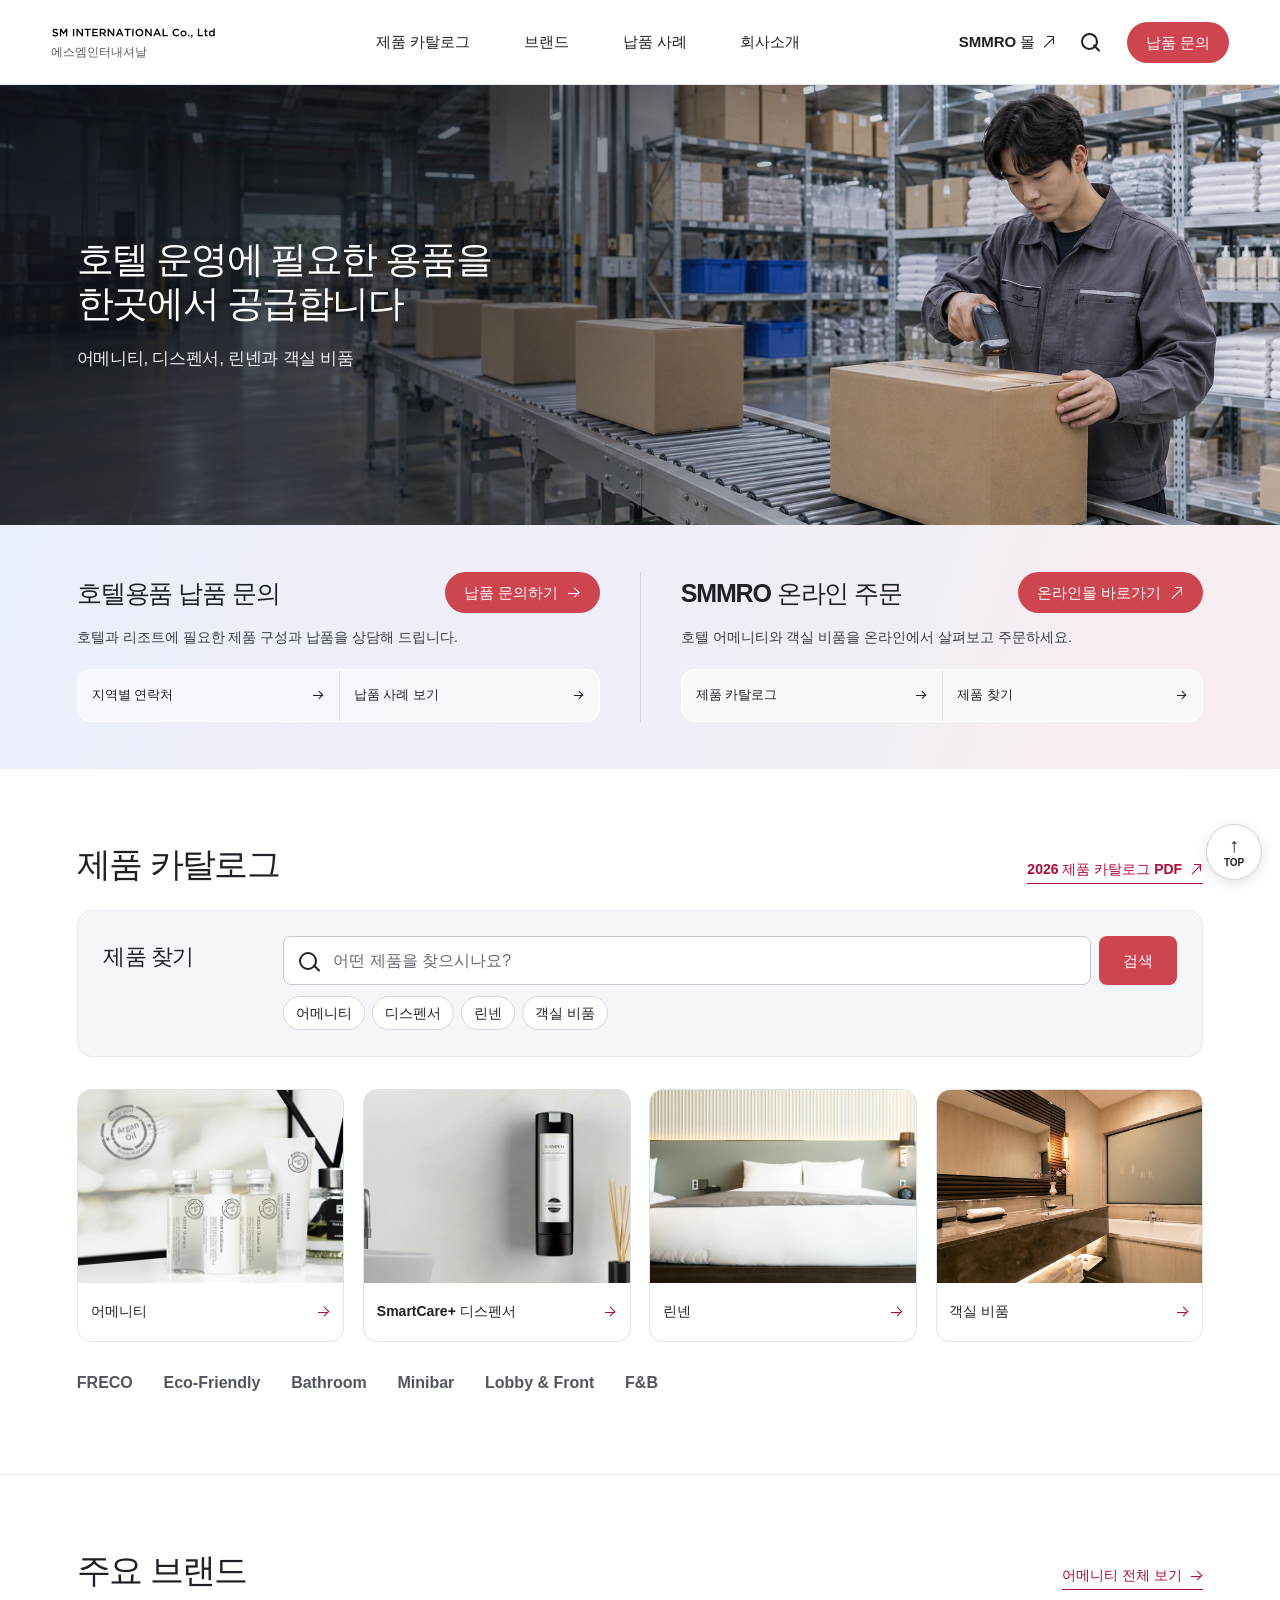
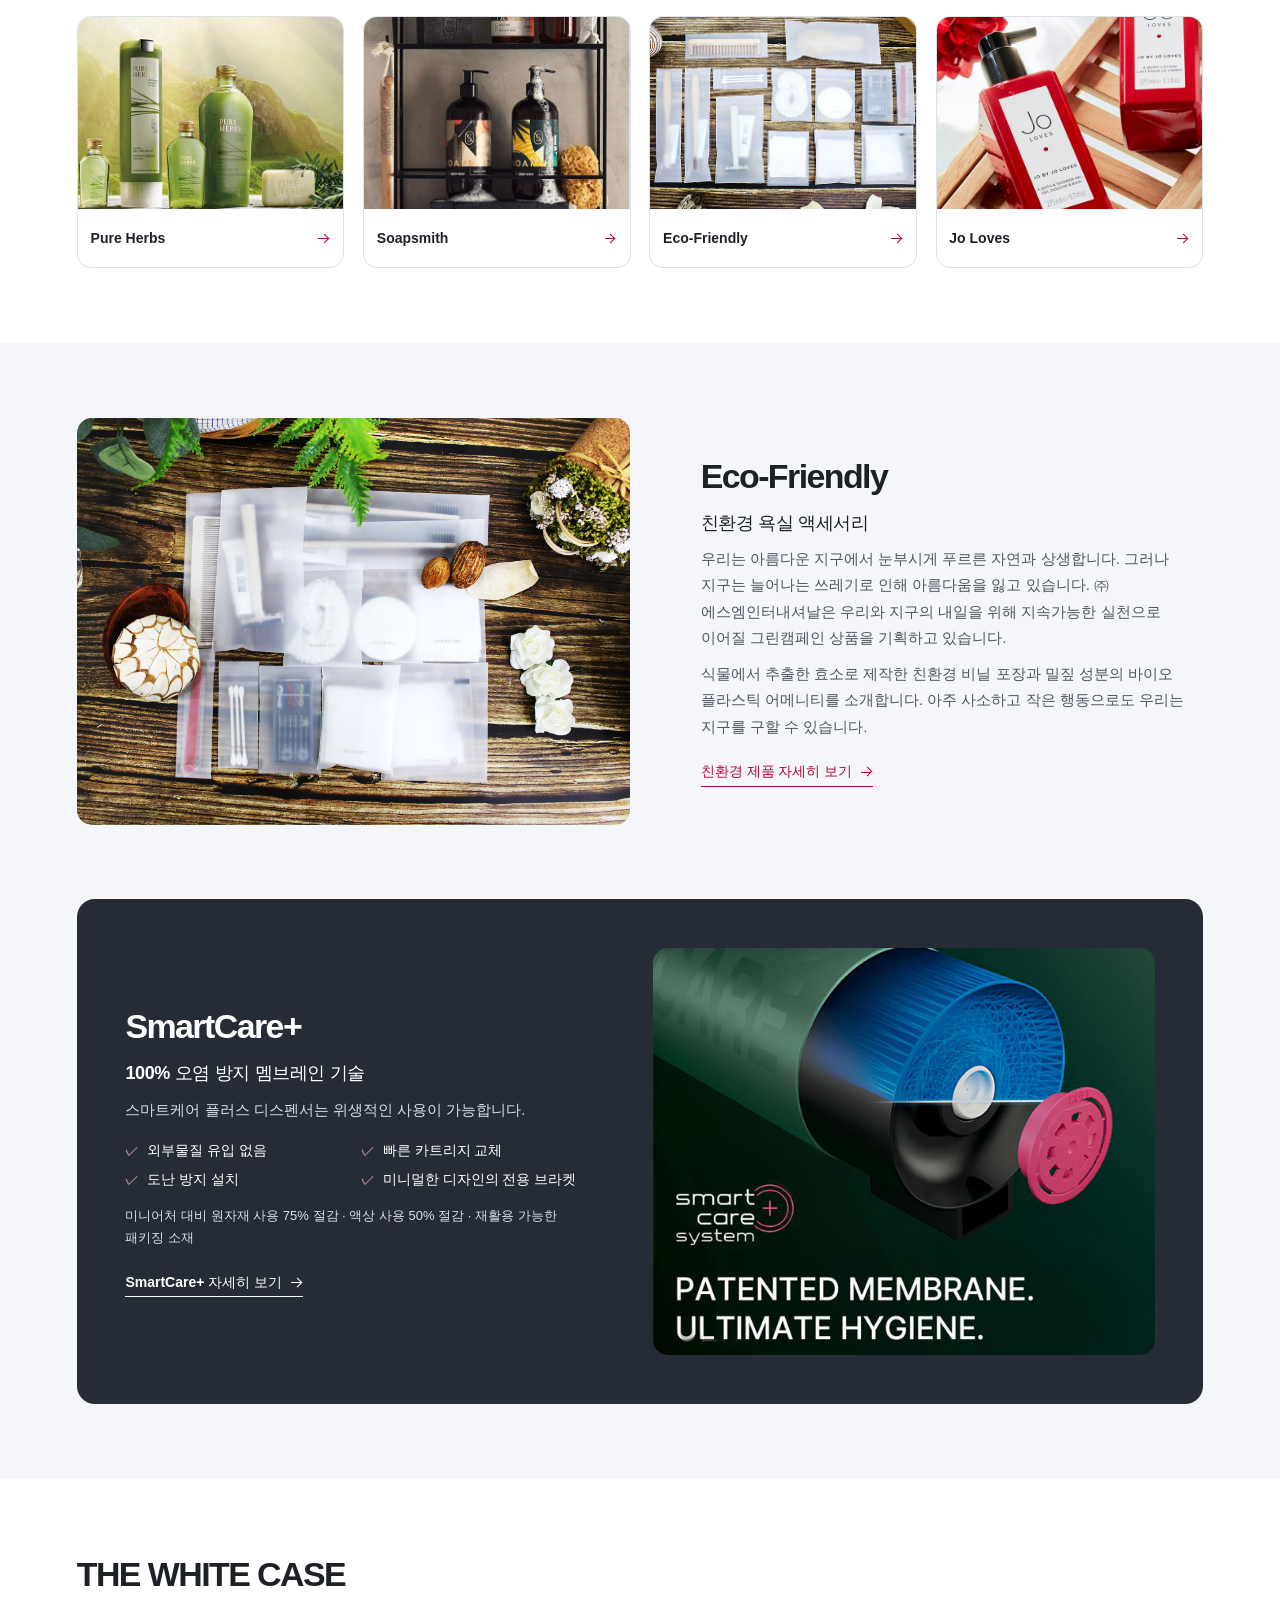
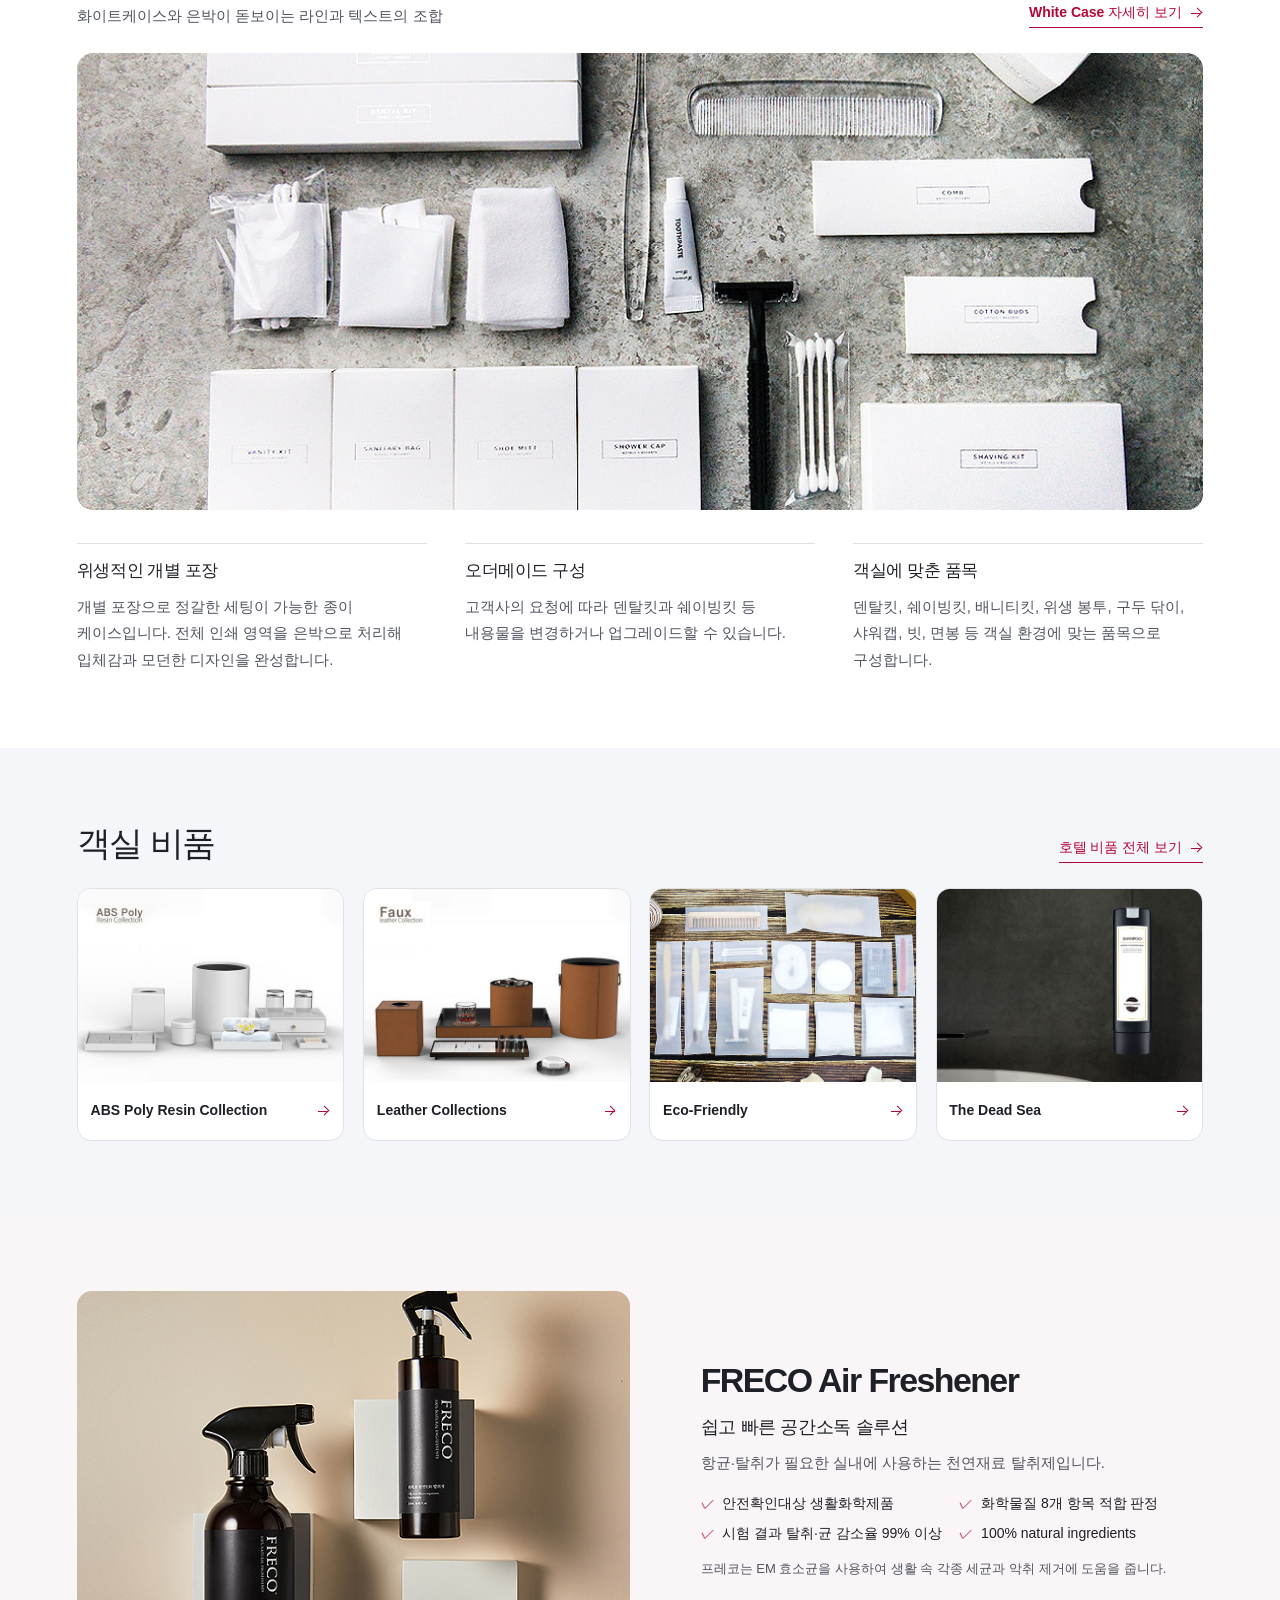
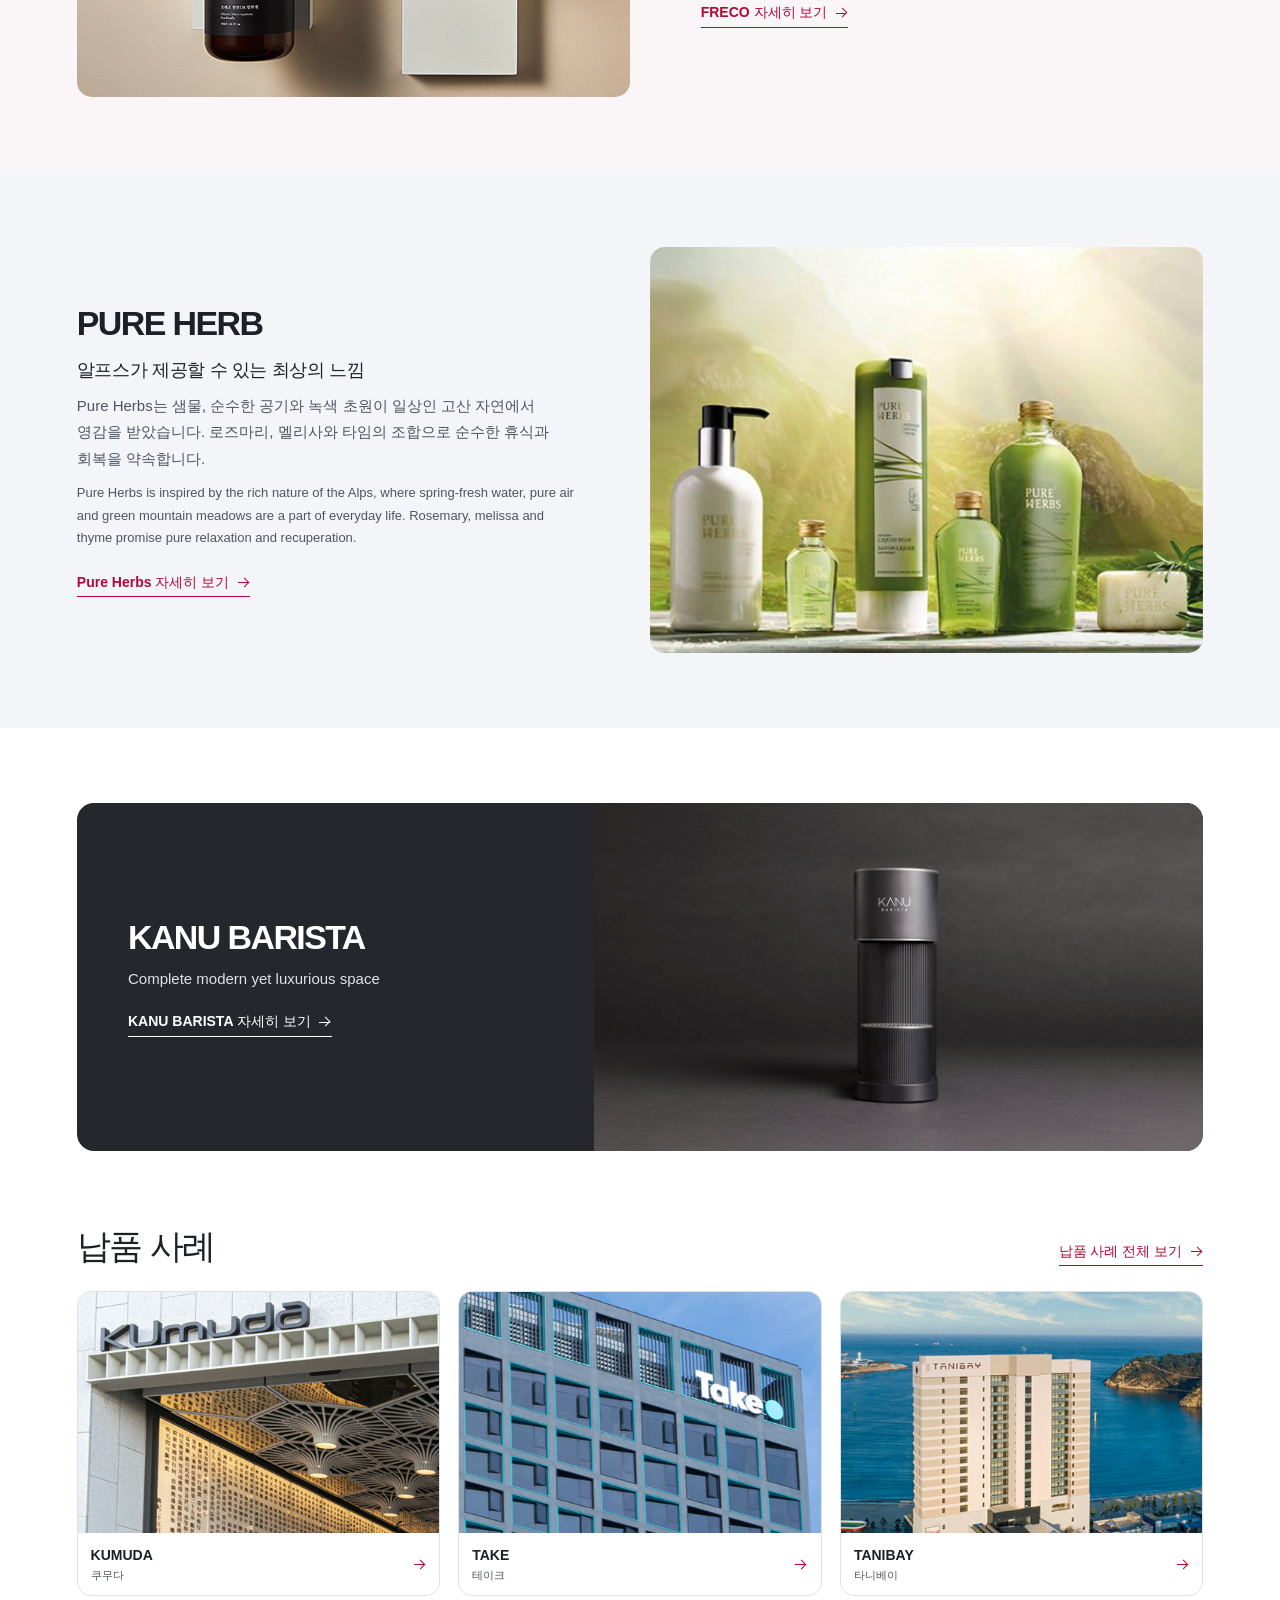
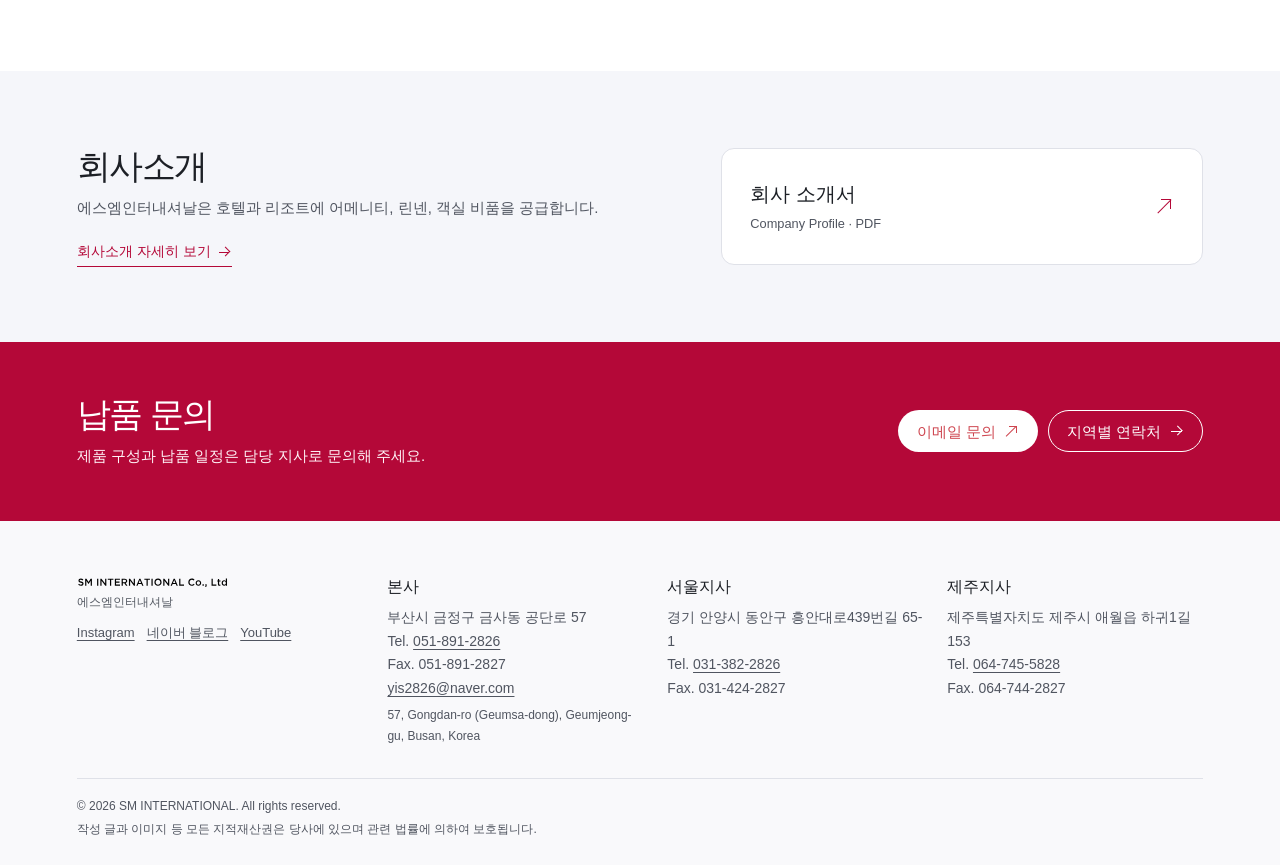
<file: sm_ver04/index.html>
<!doctype html>
<html lang="ko">
<head>
    <meta charset="utf-8">
    <meta name="viewport" content="width=device-width, initial-scale=1">
    <meta name="description" content="호텔용품, 어메니티, 디스펜서, 린넨과 객실 비품을 공급하는 에스엠인터내셔날입니다.">
    <meta name="theme-color" content="#ffffff">
    <title>SM INTERNATIONAL | 에스엠인터내셔날</title>
    <link rel="icon" href="assets/favicon.png" type="image/png">
    <link rel="stylesheet" href="css/site.css">
    <script src="js/site.js" defer></script>
</head>
<body id="top">
    <a class="skip-link" href="#main">본문 바로가기</a>

    <header class="site-header">
        <div class="header-inner">
            <a class="site-brand" href="#top" aria-label="SM International 홈">
                <span class="brand-art"><img src="assets/sm-logo.svg" alt="" width="201" height="50"></span>
                <span class="brand-caption">에스엠인터내셔날</span>
            </a>
            <button class="menu-toggle" type="button" aria-controls="site-nav" aria-expanded="false">
                <span class="menu-icon" aria-hidden="true"></span>
                <span class="visually-hidden">메뉴</span>
            </button>
            <nav class="site-nav" id="site-nav" aria-label="주 메뉴">
                <a href="#catalogue">제품 카탈로그</a>
                <a href="#brands">브랜드</a>
                <a href="#portfolio">납품 사례</a>
                <a href="#company">회사소개</a>
                <a href="#contact" class="mobile-contact">납품 문의</a>
            </nav>
            <div class="header-actions">
                <a class="header-store" href="https://smmro.co.kr/" target="_blank" rel="noopener">SMMRO 몰 <span class="arrow-out" aria-hidden="true"></span></a>
                <a class="header-search" href="#finder" aria-label="제품 검색"><span class="search-icon" aria-hidden="true"></span></a>
                <a class="button header-contact" href="#contact">납품 문의</a>
            </div>
        </div>
    </header>

    <main id="main">
        <section class="hero" aria-labelledby="hero-title">
            <img class="hero-image" src="assets/fulfillment.webp" alt="" fetchpriority="high">
            <div class="container hero-copy">
                <h1 id="hero-title">호텔 운영에 필요한 용품을<br>한곳에서 공급합니다</h1>
                <p>어메니티, 디스펜서, 린넨과 객실 비품</p>
            </div>
        </section>

        <div class="service-band">
            <div class="container service-grid">
                <section class="service-panel" aria-labelledby="supply-title">
                    <div class="service-heading">
                        <h2 id="supply-title">호텔용품 납품 문의</h2>
                        <a class="button" href="#contact">납품 문의하기 <span class="arrow-right" aria-hidden="true"></span></a>
                    </div>
                    <p>호텔과 리조트에 필요한 제품 구성과 납품을 상담해 드립니다.</p>
                    <div class="service-links">
                        <a href="../이전/sm/contact/index.html"><span>지역별 연락처</span><span class="arrow-right" aria-hidden="true"></span></a>
                        <a href="#portfolio"><span>납품 사례 보기</span><span class="arrow-right" aria-hidden="true"></span></a>
                    </div>
                </section>
                <section class="service-panel" aria-labelledby="store-title">
                    <div class="service-heading">
                        <h2 id="store-title">SMMRO 온라인 주문</h2>
                        <a class="button" href="https://smmro.co.kr/" target="_blank" rel="noopener">온라인몰 바로가기 <span class="arrow-out" aria-hidden="true"></span></a>
                    </div>
                    <p>호텔 어메니티와 객실 비품을 온라인에서 살펴보고 주문하세요.</p>
                    <div class="service-links">
                        <a href="#catalogue"><span>제품 카탈로그</span><span class="arrow-right" aria-hidden="true"></span></a>
                        <a href="#finder"><span>제품 찾기</span><span class="arrow-right" aria-hidden="true"></span></a>
                    </div>
                </section>
            </div>
        </div>

        <section class="section catalogue" id="catalogue" aria-labelledby="catalogue-title">
            <div class="container">
                <div class="section-heading">
                    <h2 id="catalogue-title">제품 카탈로그</h2>
                    <a class="text-link" href="../[SMINTERNATIONAL]%202026%20CATALOGUE%20-%20수정%20(260910).pdf" target="_blank" rel="noopener">2026 제품 카탈로그 PDF <span class="arrow-out" aria-hidden="true"></span></a>
                </div>
            </div>
            <section class="finder container" id="finder" aria-labelledby="finder-title">
                <h2 id="finder-title"><span>제품 찾기</span></h2>
                <div class="finder-controls">
                    <form class="search-form" id="product-search" action="#catalogue" role="search">
                        <label class="search-field">
                            <span class="search-icon" aria-hidden="true"></span>
                            <span class="visually-hidden">제품명 또는 키워드</span>
                            <input id="search-input" name="keyword" type="search" placeholder="어떤 제품을 찾으시나요?" autocomplete="off" maxlength="90" required>
                        </label>
                        <button class="button search-submit" type="submit">검색</button>
                    </form>
                    <nav class="finder-categories" aria-label="제품군 검색">
                        <a href="../이전/sm/amenities/index.html" data-category="amenity">어메니티</a>
                        <a href="../이전/sm/smartcare/index.html" data-category="dispenser">디스펜서</a>
                        <a href="../이전/sm/linen/index.html" data-category="linen">린넨</a>
                        <a href="../이전/sm/itemliset/index.html" data-category="item">객실 비품</a>
                    </nav>
                </div>
            </section>

            <section class="search-results container" id="search-results" aria-labelledby="results-title" hidden>
                <div class="section-heading">
                    <div>
                        <h2 id="results-title" tabindex="-1" aria-describedby="results-message">검색 결과</h2>
                        <p class="results-message" id="results-message"></p>
                    </div>
                    <button class="text-link clear-search" type="button">검색 초기화 <span aria-hidden="true">×</span></button>
                </div>
                <ul class="result-list" id="result-list"></ul>
            </section>

            <div class="container">
                <div class="card-grid">
                    <a class="card" href="../이전/sm/amenities/index.html" data-product="amenity" data-terms="amenities 샴푸 컨디셔너 바디워시 바디로션 욕실 소모품">
                        <span class="card-image"><img src="assets/amenity-category.jpg" alt="" loading="lazy"></span>
                        <span class="card-caption"><strong class="product-name">어메니티</strong><span class="arrow-right" aria-hidden="true"></span></span>
                    </a>
                    <a class="card" href="../이전/sm/smartcare/index.html" data-product="dispenser" data-terms="스마트케어 plus dispenser 카트리지 리필 멤브레인 브라켓 샴푸 바디워시">
                        <span class="card-image"><img src="assets/smartcare-category.jpg" alt="" loading="lazy"></span>
                        <span class="card-caption"><strong class="product-name">SmartCare+ 디스펜서</strong><span class="arrow-right" aria-hidden="true"></span></span>
                    </a>
                    <a class="card" href="../이전/sm/linen/index.html" data-product="linen" data-terms="리넨 linen 호텔 침구 베딩 타월 타올 수건 이불 베개 침대 매트리스 가운">
                        <span class="card-image"><img src="assets/hotel-linen.jpg" alt="" loading="lazy"></span>
                        <span class="card-caption"><strong class="product-name">린넨</strong><span class="arrow-right" aria-hidden="true"></span></span>
                    </a>
                    <a class="card" href="../이전/sm/itemliset/index.html" data-product="item" data-terms="room 객실용품 호텔비품 미니바 욕실 로비">
                        <span class="card-image"><img src="assets/bathroom-supply.jpg" alt="" loading="lazy"></span>
                        <span class="card-caption"><strong class="product-name">객실 비품</strong><span class="arrow-right" aria-hidden="true"></span></span>
                    </a>
                </div>
                <nav class="related-links" aria-label="제품군 바로가기">
                    <a href="../이전/sm/Freco/index.html" data-product="amenity" data-terms="프레코 탈취제 항균 에어프레시너 air freshener">FRECO</a>
                    <a href="../이전/sm/eco/index.html" data-product="amenity item" data-terms="친환경 에코프렌들리 밀짚 바이오플라스틱 생분해 비닐 포장 욕실">Eco-Friendly</a>
                    <a href="../이전/sm/Bathroom/index.html" data-product="item" data-terms="욕실 화장실 배스룸 컵 트레이">Bathroom</a>
                    <a href="../이전/sm/Minibar/index.html" data-product="item" data-terms="미니바 커피 냉장고 전기주전자 티박스">Minibar</a>
                    <a href="../이전/sm/Lobby/index.html" data-product="item" data-terms="로비 프런트 프론트">Lobby &amp; Front</a>
                    <a href="../이전/sm/fnb/index.html" data-product="item" data-terms="식음료 레스토랑 테이블">F&amp;B</a>
                </nav>
            </div>
        </section>

        <section class="section brands" id="brands" aria-labelledby="brands-title">
            <div class="container">
                <div class="section-heading">
                    <h2 id="brands-title">주요 브랜드</h2>
                    <a class="text-link" href="../이전/sm/amenities/index.html">어메니티 전체 보기 <span class="arrow-right" aria-hidden="true"></span></a>
                </div>
                <div class="card-grid">
                    <a class="card" href="../이전/sm/amenities/5/index.html" data-product="amenity dispenser" data-terms="퓨어허브 퓨어허브스 pure herb 디스펜서 샴푸">
                        <span class="card-image"><img src="assets/item-pureherbs.jpg" alt="" loading="lazy"></span>
                        <span class="card-caption"><strong class="product-name">Pure Herbs</strong><span class="arrow-right" aria-hidden="true"></span></span>
                    </a>
                    <a class="card" href="../이전/sm/soapsmith/index.html" data-product="amenity" data-terms="솝스미스 솝스미쓰 비누">
                        <span class="card-image"><img src="assets/item-soapsmith.png" alt="" loading="lazy"></span>
                        <span class="card-caption"><strong class="product-name">Soapsmith</strong><span class="arrow-right" aria-hidden="true"></span></span>
                    </a>
                    <a class="card" href="../이전/sm/eco/index.html">
                        <span class="card-image"><img src="assets/item-eco.jpg" alt="" loading="lazy"></span>
                        <span class="card-caption"><strong>Eco-Friendly</strong><span class="arrow-right" aria-hidden="true"></span></span>
                    </a>
                    <a class="card" href="../이전/sm/joloves/index.html" data-product="amenity" data-terms="조러브스 조러브즈 졸러브스 포멜로 향수">
                        <span class="card-image"><img src="assets/joloves-feature.jpg" alt="" loading="lazy"></span>
                        <span class="card-caption"><strong class="product-name">Jo Loves</strong><span class="arrow-right" aria-hidden="true"></span></span>
                    </a>
                </div>
            </div>
        </section>

        <section class="feature feature-eco" id="eco" aria-labelledby="eco-title">
            <div class="container feature-grid">
                <div class="feature-image">
                    <img src="assets/slide-eco.jpg" alt="밀짚 성분의 욕실 어메니티와 개별 포장" loading="lazy">
                </div>
                <div class="feature-copy">
                    <h2 id="eco-title">Eco-Friendly</h2>
                    <h3>친환경 욕실 액세서리</h3>
                    <p>우리는 아름다운 지구에서 눈부시게 푸르른 자연과 상생합니다. 그러나 지구는 늘어나는 쓰레기로 인해 아름다움을 잃고 있습니다. ㈜에스엠인터내셔날은 우리와 지구의 내일을 위해 지속가능한 실천으로 이어질 그린캠페인 상품을 기획하고 있습니다.</p>
                    <p>식물에서 추출한 효소로 제작한 친환경 비닐 포장과 밀짚 성분의 바이오 플라스틱 어메니티를 소개합니다. 아주 사소하고 작은 행동으로도 우리는 지구를 구할 수 있습니다.</p>
                    <a class="text-link" href="../이전/sm/eco/index.html">친환경 제품 자세히 보기 <span class="arrow-right" aria-hidden="true"></span></a>
                </div>
            </div>
        </section>

        <section class="feature feature-smartcare" id="smartcare" aria-labelledby="smartcare-title">
            <div class="container feature-grid feature-reverse">
                <div class="feature-copy">
                    <h2 id="smartcare-title">SmartCare+</h2>
                    <h3>100% 오염 방지 멤브레인 기술</h3>
                    <p>스마트케어 플러스 디스펜서는 위생적인 사용이 가능합니다.</p>
                    <ul class="feature-list">
                        <li>외부물질 유입 없음</li>
                        <li>빠른 카트리지 교체</li>
                        <li>도난 방지 설치</li>
                        <li>미니멀한 디자인의 전용 브라켓</li>
                    </ul>
                    <p class="feature-note">미니어처 대비 원자재 사용 75% 절감 · 액상 사용 50% 절감 · 재활용 가능한 패키징 소재</p>
                    <a class="text-link" href="../이전/sm/smartcare/index.html">SmartCare+ 자세히 보기 <span class="arrow-right" aria-hidden="true"></span></a>
                </div>
                <div class="feature-image">
                    <img src="assets/main-smartcare.jpg" alt="SmartCare+ 디스펜서의 멤브레인 구조" loading="lazy">
                </div>
            </div>
        </section>

        <section class="section whitecase" id="white-case" aria-labelledby="whitecase-title">
            <div class="container">
                <div class="section-heading">
                    <div>
                        <h2 id="whitecase-title">THE WHITE CASE</h2>
                        <p>화이트케이스와 은박이 돋보이는 라인과 텍스트의 조합</p>
                    </div>
                    <a class="text-link" href="../이전/sm/Bathroom/35/index.html" data-product="amenity item" data-terms="더 화이트 케이스 화이트케이스 종이 포장 덴탈킷 쉐이빙킷 칫솔 면도기 샤워캡 면봉 빗">
                        <span class="product-name visually-hidden">The White Case</span><span aria-hidden="true">White Case 자세히 보기</span> <span class="arrow-right" aria-hidden="true"></span>
                    </a>
                </div>
                <img class="wide-image" src="assets/main-whitecase.jpg" alt="화이트케이스 어메니티 구성" width="1110" height="450" loading="lazy">
                <div class="three-columns">
                    <div>
                        <h3>위생적인 개별 포장</h3>
                        <p>개별 포장으로 정갈한 세팅이 가능한 종이 케이스입니다. 전체 인쇄 영역을 은박으로 처리해 입체감과 모던한 디자인을 완성합니다.</p>
                    </div>
                    <div>
                        <h3>오더메이드 구성</h3>
                        <p>고객사의 요청에 따라 덴탈킷과 쉐이빙킷 등 내용물을 변경하거나 업그레이드할 수 있습니다.</p>
                    </div>
                    <div>
                        <h3>객실에 맞춘 품목</h3>
                        <p>덴탈킷, 쉐이빙킷, 배니티킷, 위생 봉투, 구두 닦이, 샤워캡, 빗, 면봉 등 객실 환경에 맞는 품목으로 구성합니다.</p>
                    </div>
                </div>
            </div>
        </section>

        <section class="section guest-items" id="guest-items" aria-labelledby="guest-items-title">
            <div class="container">
                <div class="section-heading">
                    <h2 id="guest-items-title">객실 비품</h2>
                    <a class="text-link" href="../이전/sm/itemliset/index.html">호텔 비품 전체 보기 <span class="arrow-right" aria-hidden="true"></span></a>
                </div>
                <div class="card-grid">
                    <a class="card" href="../이전/sm/Bathroom/30/index.html" data-product="item" data-terms="에이비에스 폴리레진 폴리 레진 욕실 세팅">
                        <span class="card-image"><img src="assets/item-abs.jpg" alt="" loading="lazy"></span>
                        <span class="card-caption"><strong class="product-name">ABS Poly Resin Collection</strong><span class="arrow-right" aria-hidden="true"></span></span>
                    </a>
                    <a class="card" href="../이전/sm/Bathroom/31/index.html" data-product="item" data-terms="레더 가죽 휴지통 트레이">
                        <span class="card-image"><img src="assets/item-leather.jpg" alt="" loading="lazy"></span>
                        <span class="card-caption"><strong class="product-name">Leather Collections</strong><span class="arrow-right" aria-hidden="true"></span></span>
                    </a>
                    <a class="card" href="../이전/sm/eco/index.html">
                        <span class="card-image"><img src="assets/item-eco.jpg" alt="" loading="lazy"></span>
                        <span class="card-caption"><strong>Eco-Friendly</strong><span class="arrow-right" aria-hidden="true"></span></span>
                    </a>
                    <a class="card" href="../이전/sm/amenities/7/index.html" data-product="amenity dispenser item" data-terms="데드씨 사해 미네랄 디스펜서">
                        <span class="card-image"><img src="assets/item-deadsea.jpg" alt="" loading="lazy"></span>
                        <span class="card-caption"><strong class="product-name">The Dead Sea</strong><span class="arrow-right" aria-hidden="true"></span></span>
                    </a>
                </div>
            </div>
        </section>

        <section class="feature feature-freco" id="freco" aria-labelledby="freco-title">
            <div class="container feature-grid">
                <div class="feature-image">
                    <img src="assets/main-freco.jpg" alt="FRECO Air Freshener 스프레이 제품" loading="lazy">
                </div>
                <div class="feature-copy">
                    <h2 id="freco-title">FRECO Air Freshener</h2>
                    <h3>쉽고 빠른 공간소독 솔루션</h3>
                    <p>항균·탈취가 필요한 실내에 사용하는 천연재료 탈취제입니다.</p>
                    <ul class="feature-list">
                        <li>안전확인대상 생활화학제품</li>
                        <li>화학물질 8개 항목 적합 판정</li>
                        <li>시험 결과 탈취·균 감소율 99% 이상</li>
                        <li>100% natural ingredients</li>
                    </ul>
                    <p class="feature-note">프레코는 EM 효소균을 사용하여 생활 속 각종 세균과 악취 제거에 도움을 줍니다.</p>
                    <a class="text-link" href="../이전/sm/Freco/index.html">FRECO 자세히 보기 <span class="arrow-right" aria-hidden="true"></span></a>
                </div>
            </div>
        </section>

        <section class="feature feature-pure" id="pure-herb" aria-labelledby="pure-title">
            <div class="container feature-grid feature-reverse">
                <div class="feature-copy">
                    <h2 id="pure-title">PURE HERB</h2>
                    <h3>알프스가 제공할 수 있는 최상의 느낌</h3>
                    <p>Pure Herbs는 샘물, 순수한 공기와 녹색 초원이 일상인 고산 자연에서 영감을 받았습니다. 로즈마리, 멜리사와 타임의 조합으로 순수한 휴식과 회복을 약속합니다.</p>
                    <p class="feature-note" lang="en">Pure Herbs is inspired by the rich nature of the Alps, where spring-fresh water, pure air and green mountain meadows are a part of everyday life. Rosemary, melissa and thyme promise pure relaxation and recuperation.</p>
                    <a class="text-link" href="../이전/sm/amenities/5/index.html">Pure Herbs 자세히 보기 <span class="arrow-right" aria-hidden="true"></span></a>
                </div>
                <div class="feature-image">
                    <img src="assets/main-pure.jpg" alt="Pure Herbs 어메니티 컬렉션" loading="lazy">
                </div>
            </div>
        </section>

        <section class="section kanu" id="kanu" aria-labelledby="kanu-title">
            <div class="container">
                <div class="kanu-panel">
                    <img src="assets/kanu-urban.jpg" alt="KANU BARISTA 어반 커피 머신" loading="lazy">
                    <div class="kanu-copy">
                        <h2 id="kanu-title">KANU BARISTA</h2>
                        <p lang="en">Complete modern yet luxurious space</p>
                        <a class="text-link" href="../이전/sm/kanu/index.html" data-product="item" data-terms="카누 바리스타 커피 캡슐 머신 미니바"><span><span class="product-name">KANU BARISTA</span> 자세히 보기</span> <span class="arrow-right" aria-hidden="true"></span></a>
                    </div>
                </div>
            </div>
        </section>

        <section class="section portfolio" id="portfolio" aria-labelledby="portfolio-title">
            <div class="container">
                <div class="section-heading">
                    <h2 id="portfolio-title">납품 사례</h2>
                    <a class="text-link" href="../이전/sm/portfolio/index.html">납품 사례 전체 보기 <span class="arrow-right" aria-hidden="true"></span></a>
                </div>
                <div class="card-grid portfolio-grid">
                    <a class="card" href="../이전/sm/kumuda/index.html">
                        <span class="card-image"><img src="assets/kumuda.jpg" alt="" loading="lazy"></span>
                        <span class="card-caption"><span><strong>KUMUDA</strong><small>쿠무다</small></span><span class="arrow-right" aria-hidden="true"></span></span>
                    </a>
                    <a class="card" href="../이전/sm/take/index.html">
                        <span class="card-image"><img src="assets/take.jpg" alt="" loading="lazy"></span>
                        <span class="card-caption"><span><strong>TAKE</strong><small>테이크</small></span><span class="arrow-right" aria-hidden="true"></span></span>
                    </a>
                    <a class="card" href="../이전/sm/tanibay/index.html">
                        <span class="card-image"><img src="assets/tanibay.jpg" alt="" loading="lazy"></span>
                        <span class="card-caption"><span><strong>TANIBAY</strong><small>타니베이</small></span><span class="arrow-right" aria-hidden="true"></span></span>
                    </a>
                </div>
            </div>
        </section>

        <section class="section company" id="company" aria-labelledby="company-title">
            <div class="container company-grid">
                <div>
                    <h2 id="company-title">회사소개</h2>
                    <p>에스엠인터내셔날은 호텔과 리조트에 어메니티, 린넨, 객실 비품을 공급합니다.</p>
                    <a class="text-link" href="../이전/sm/content/INTRODUCTION/index.html">회사소개 자세히 보기 <span class="arrow-right" aria-hidden="true"></span></a>
                </div>
                <a class="profile-link" href="../이전/sm/assets/company-profile.pdf" target="_blank" rel="noopener">
                    <span><strong>회사 소개서</strong><small lang="en">Company Profile · PDF</small></span>
                    <span class="arrow-out" aria-hidden="true"></span>
                </a>
            </div>
        </section>

        <section class="contact" id="contact" aria-labelledby="contact-title">
            <div class="container contact-grid">
                <div>
                    <h2 id="contact-title">납품 문의</h2>
                    <p>제품 구성과 납품 일정은 담당 지사로 문의해 주세요.</p>
                </div>
                <div class="contact-actions">
                    <a class="button button-light" href="mailto:yis2826@naver.com">이메일 문의 <span class="arrow-out" aria-hidden="true"></span></a>
                    <a class="button button-outline-light" href="../이전/sm/contact/index.html">지역별 연락처 <span class="arrow-right" aria-hidden="true"></span></a>
                </div>
            </div>
        </section>
    </main>

    <footer class="site-footer" aria-label="회사 정보">
        <div class="container">
            <div class="footer-grid">
                <div class="footer-brand">
                    <a class="site-brand" href="#top" aria-label="SM International 맨 위로">
                        <span class="brand-art"><img src="assets/sm-logo.svg" alt="" width="201" height="50"></span>
                        <span class="brand-caption">에스엠인터내셔날</span>
                    </a>
                    <nav class="socials" aria-label="소셜 미디어">
                        <a href="https://www.instagram.com/sminternational.official/" target="_blank" rel="noopener">Instagram</a>
                        <a href="https://blog.naver.com/sm5828" target="_blank" rel="noopener">네이버 블로그</a>
                        <a href="https://www.youtube.com/channel/UCygX5MpmBgCIX_Zt33OJmTg" target="_blank" rel="noopener">YouTube</a>
                    </nav>
                </div>
                <div>
                    <h2>본사</h2>
                    <address>
                        부산시 금정구 금사동 공단로 57<br>
                        Tel. <a href="tel:+82518912826">051-891-2826</a><br>
                        Fax. 051-891-2827<br>
                        <a href="mailto:yis2826@naver.com">yis2826@naver.com</a>
                        <span class="address-en" lang="en">57, Gongdan-ro (Geumsa-dong), Geumjeong-gu, Busan, Korea</span>
                    </address>
                </div>
                <div>
                    <h2>서울지사</h2>
                    <address>
                        경기 안양시 동안구 흥안대로439번길 65-1<br>
                        Tel. <a href="tel:+82313822826">031-382-2826</a><br>
                        Fax. 031-424-2827
                    </address>
                </div>
                <div>
                    <h2>제주지사</h2>
                    <address>
                        제주특별자치도 제주시 애월읍 하귀1길 153<br>
                        Tel. <a href="tel:+82647455828">064-745-5828</a><br>
                        Fax. 064-744-2827
                    </address>
                </div>
            </div>
            <div class="footer-legal">
                <div>
                    <p>© 2026 SM INTERNATIONAL. All rights reserved.</p>
                    <p>작성 글과 이미지 등 모든 지적재산권은 당사에 있으며 관련 법률에 의하여 보호됩니다.</p>
                </div>
            </div>
        </div>
    </footer>

    <nav class="quick-dock" aria-label="문의 및 주문 바로가기">
        <a class="quick-inquiry" href="#contact">납품 문의</a>
        <a href="tel:+82518912826" aria-label="부산 본사 전화 051-891-2826">본사 전화</a>
        <a href="https://smmro.co.kr/" target="_blank" rel="noopener">SMMRO <span class="arrow-out" aria-hidden="true"></span></a>
    </nav>
    <a class="back-top" href="#top" aria-label="맨 위로"><span aria-hidden="true">↑</span><span aria-hidden="true">TOP</span></a>
</body>
</html>
</file>
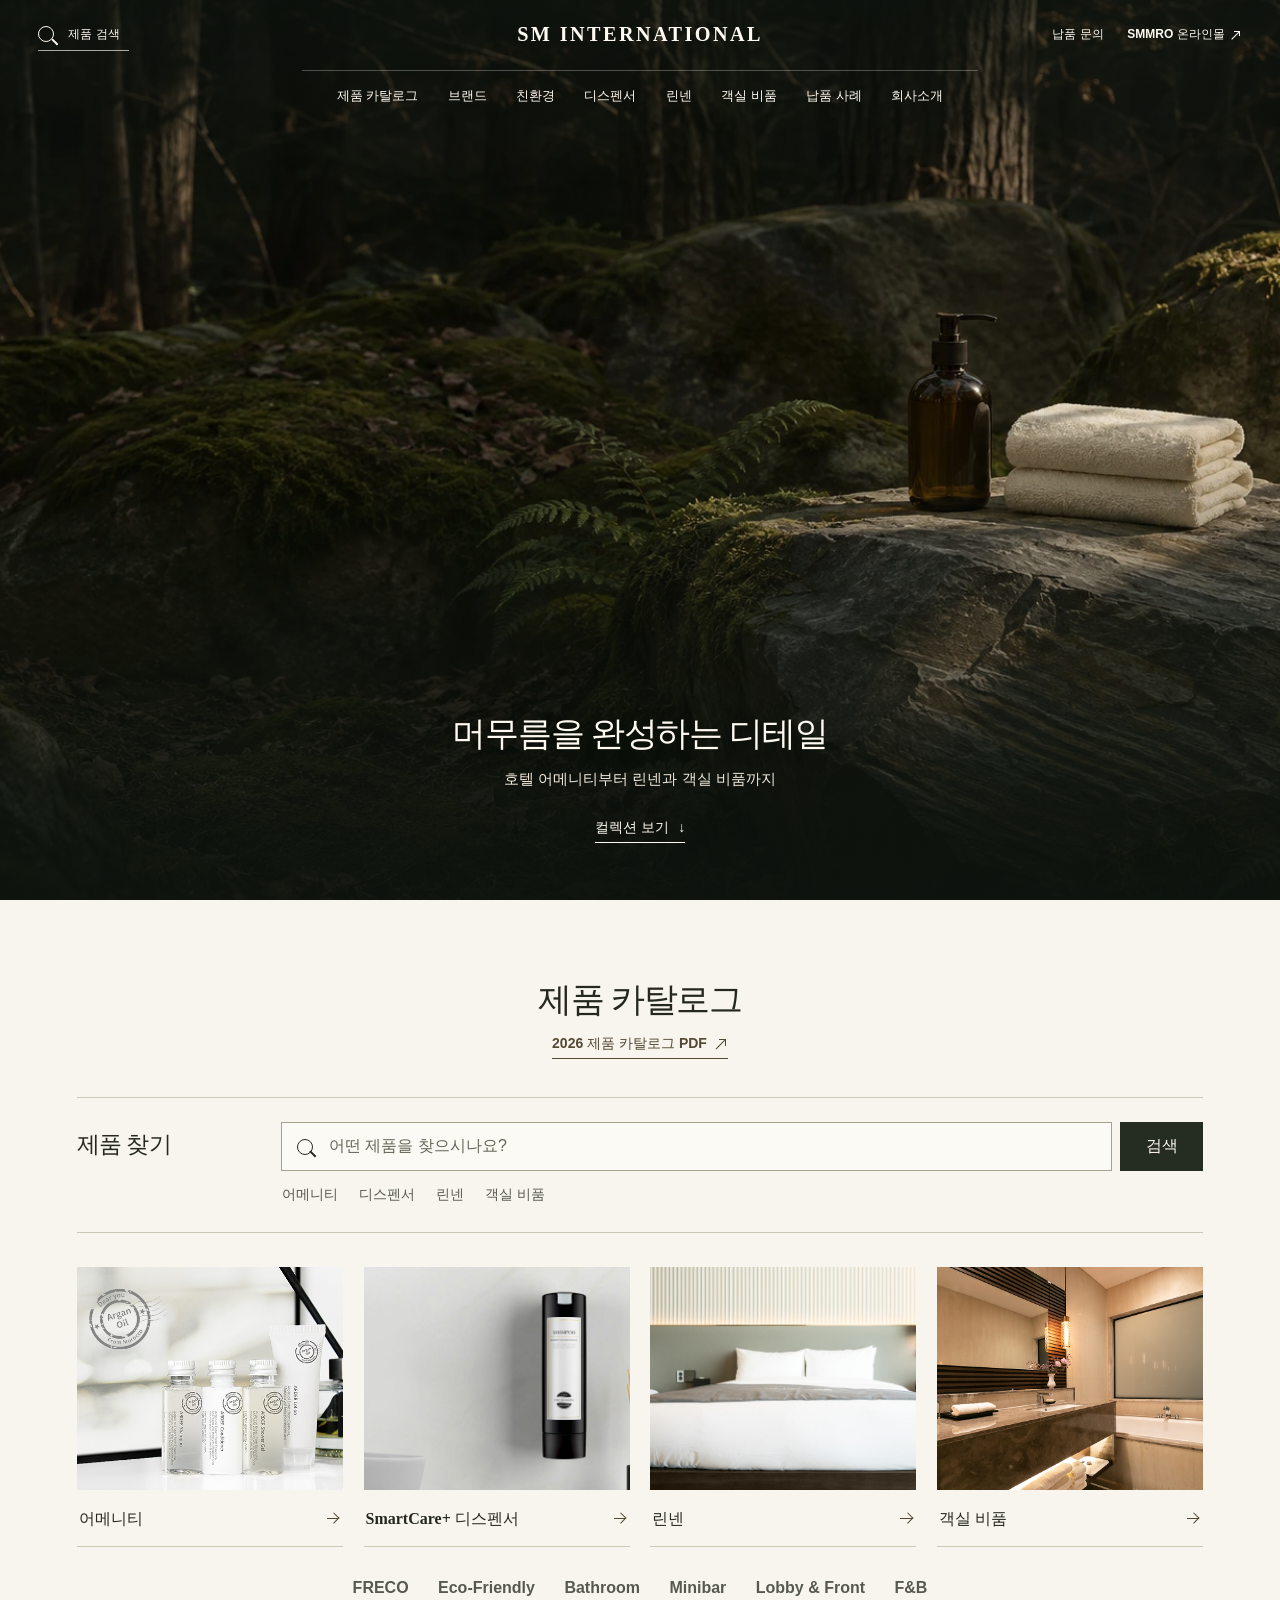
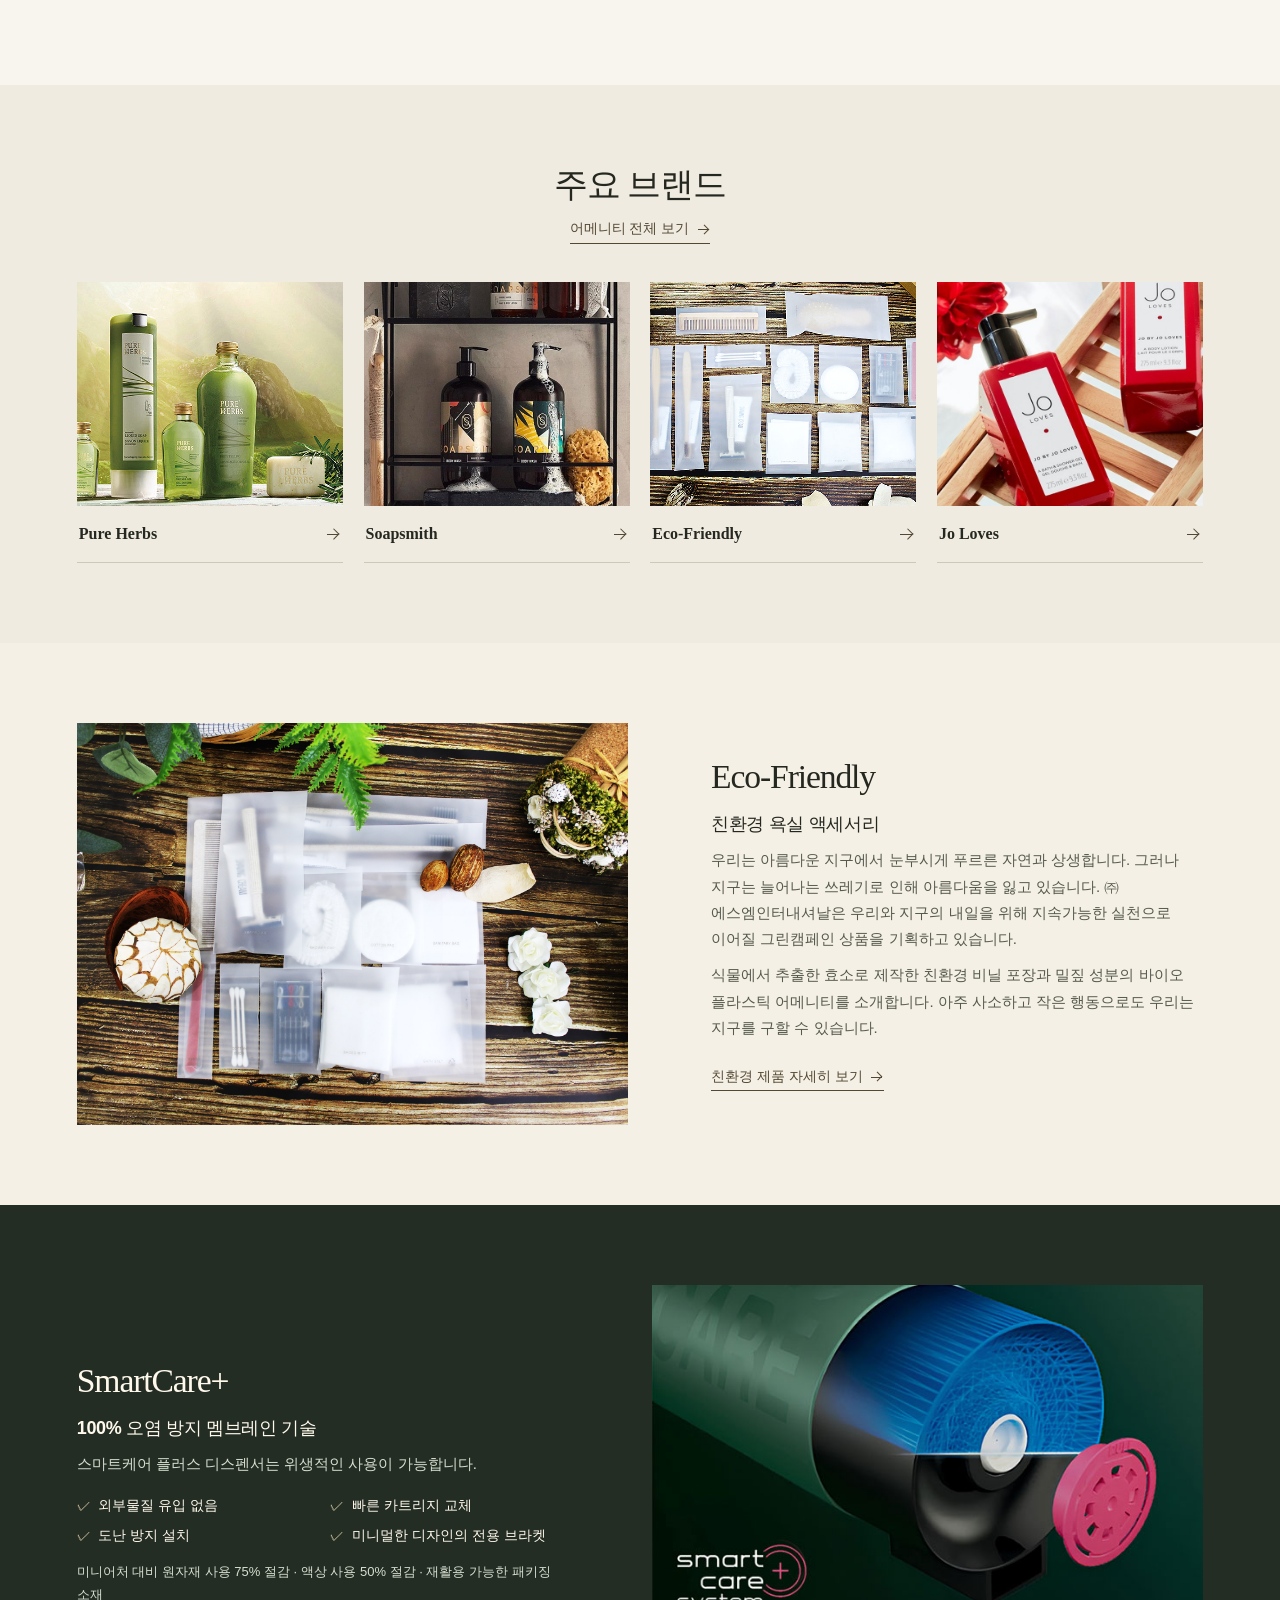
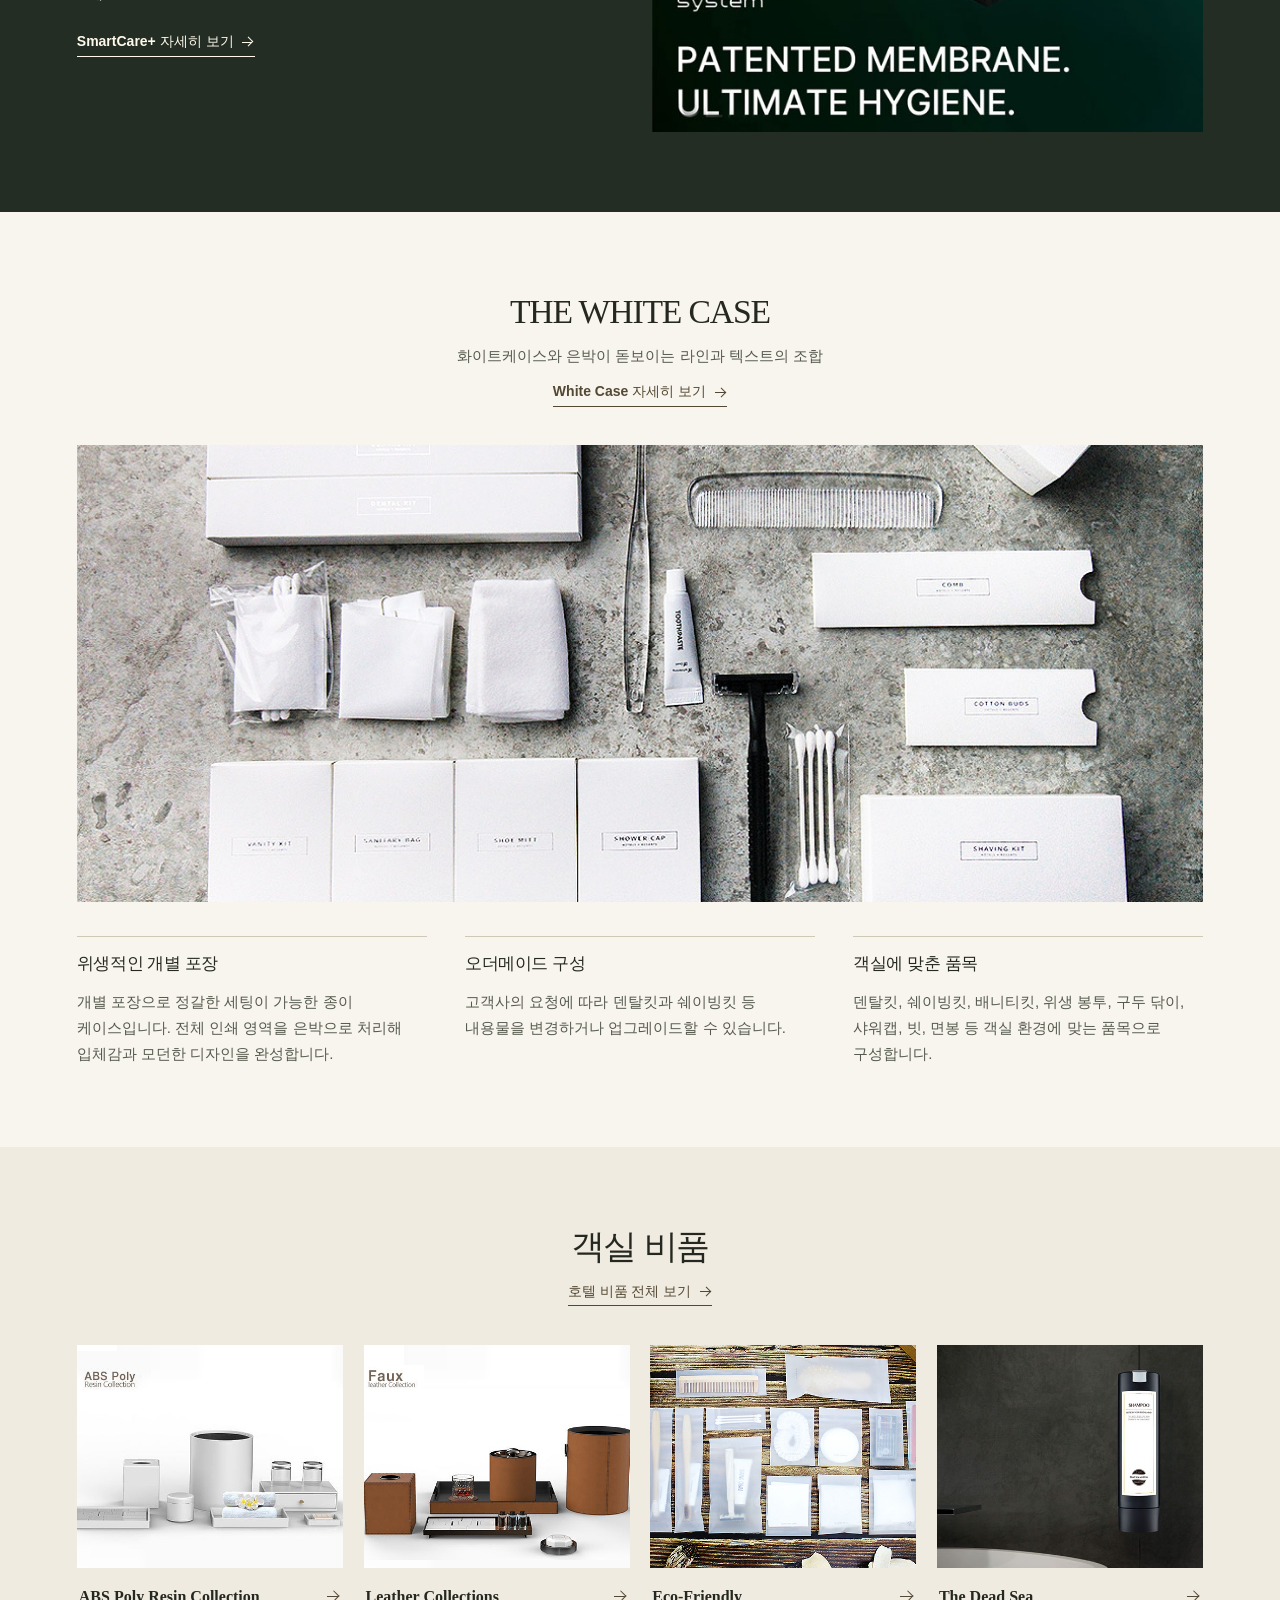
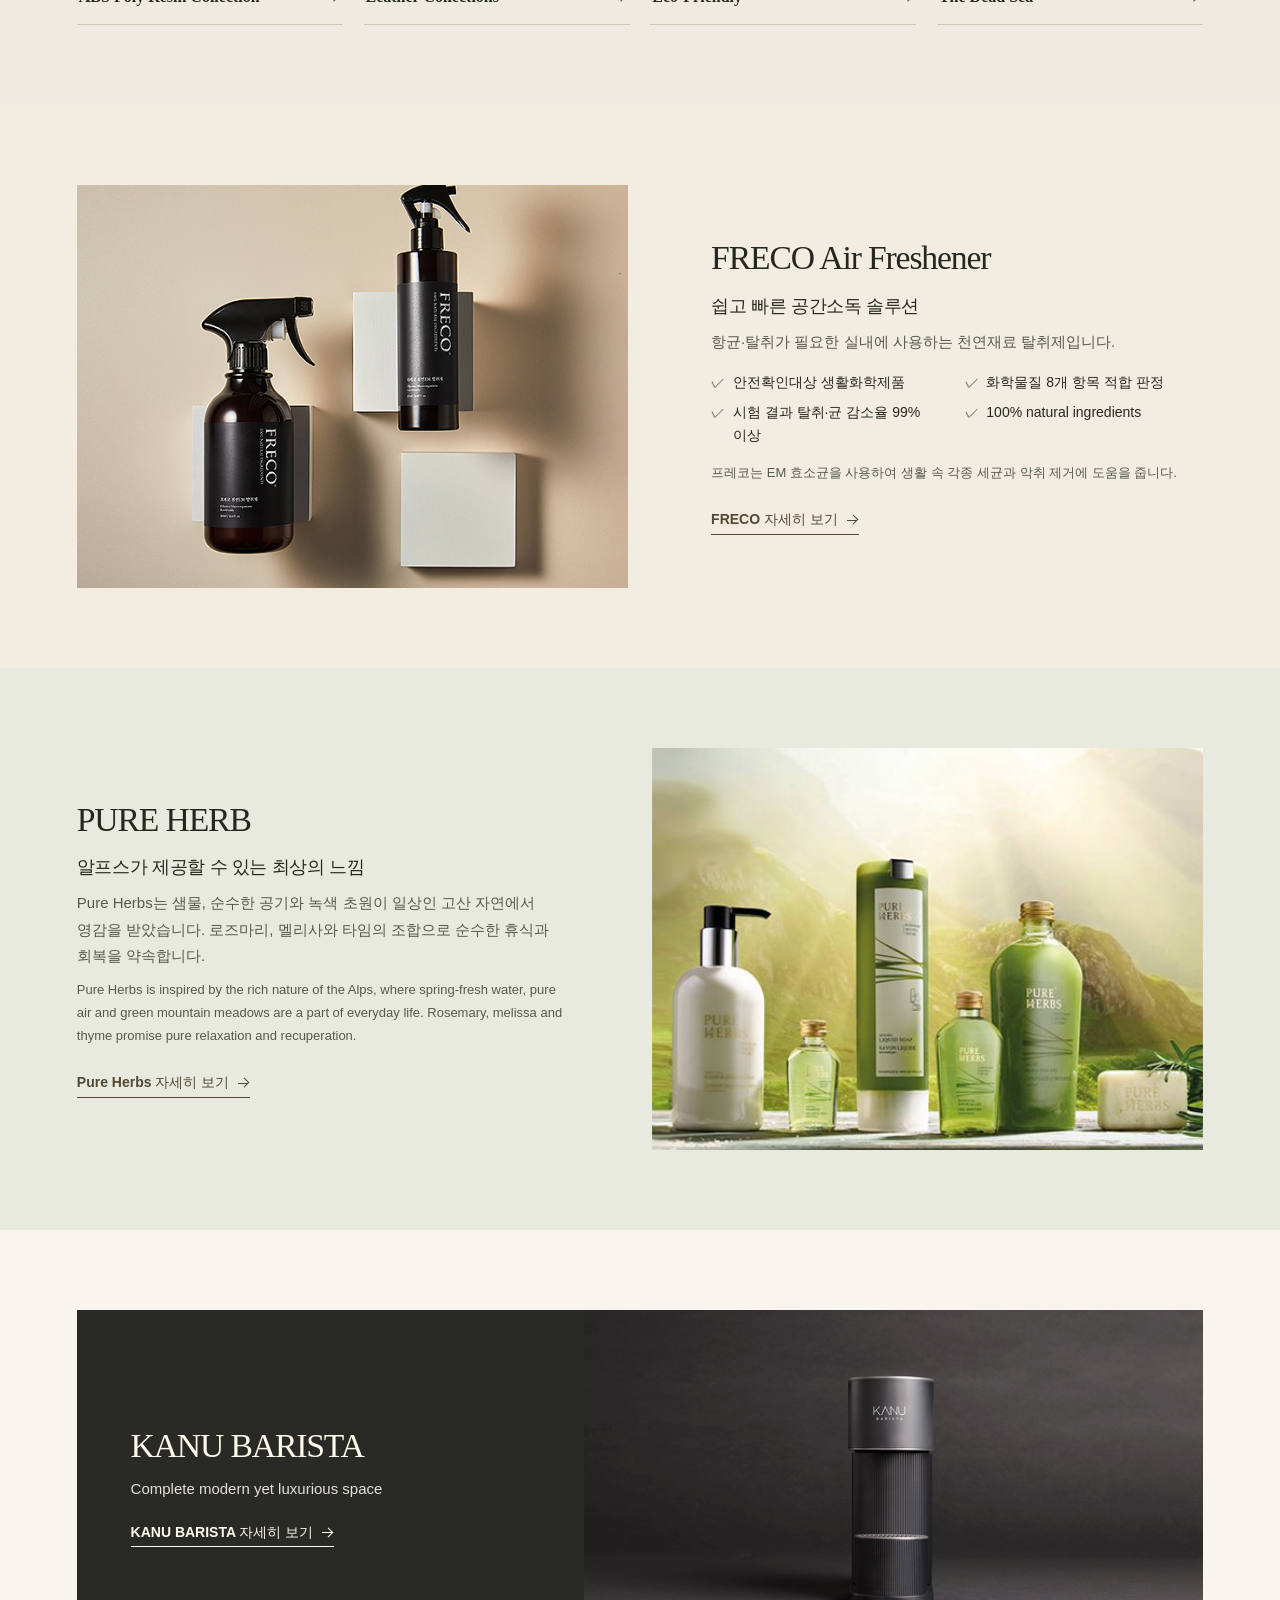
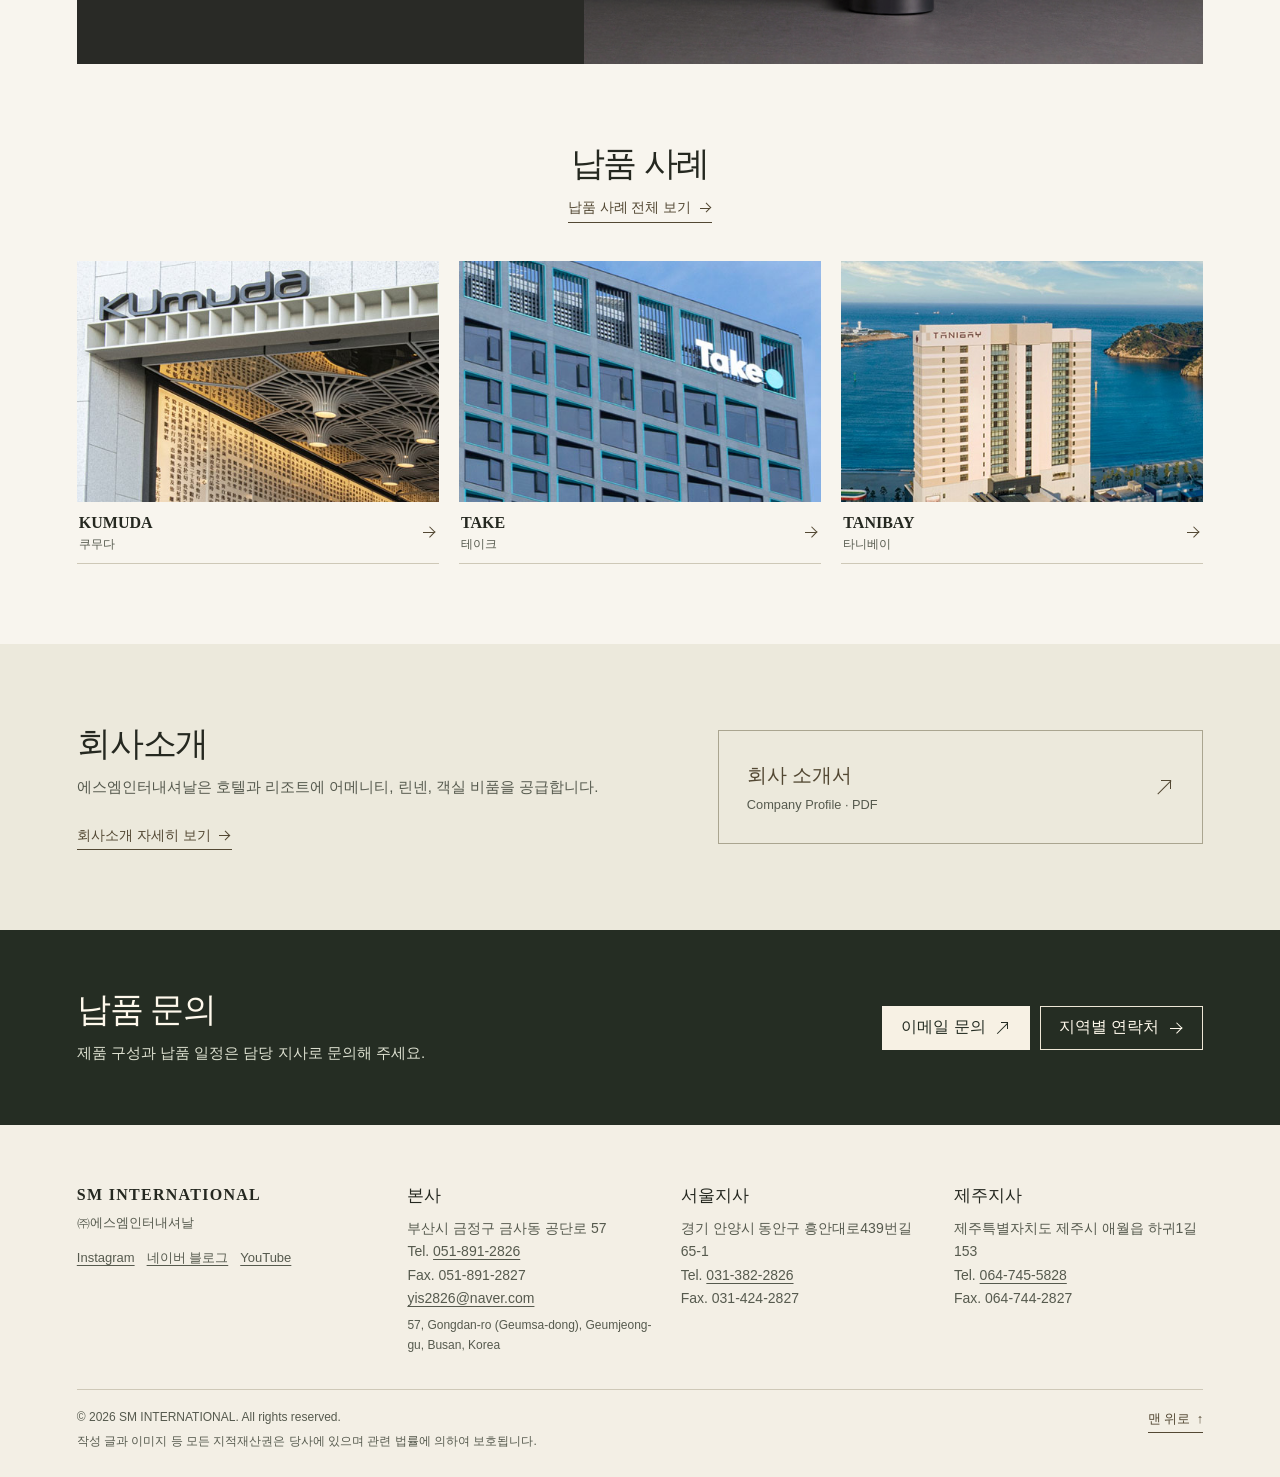
<file: sm_ver05/index.html>
<!doctype html>
<html lang="ko">
<head>
    <meta charset="utf-8">
    <meta name="viewport" content="width=device-width, initial-scale=1">
    <meta name="description" content="호텔용품, 어메니티, 디스펜서, 린넨과 객실 비품을 공급하는 에스엠인터내셔날입니다.">
    <meta name="theme-color" content="#181c15">
    <title>SM INTERNATIONAL | 에스엠인터내셔날</title>
    <link rel="icon" href="assets/favicon.png" type="image/png">
    <link rel="stylesheet" href="css/site.css">
    <script src="js/site.js" defer></script>
</head>
<body id="top">
    <a class="skip-link" href="#main">본문 바로가기</a>

    <header class="site-header">
        <div class="header-shell">
            <div class="header-main">
                <button class="menu-toggle" type="button" aria-controls="site-nav" aria-expanded="false" aria-label="메뉴">
                    <span class="menu-icon" aria-hidden="true"></span>
                </button>
                <a class="header-search" href="#finder" aria-label="제품 검색">
                    <span class="search-icon" aria-hidden="true"></span><span class="header-search-label">제품 검색</span>
                </a>
                <a class="site-brand" href="#top" aria-label="SM International 홈">SM INTERNATIONAL</a>
                <div class="header-actions">
                    <a href="#contact">납품 문의</a>
                    <a class="header-store" href="https://smmro.co.kr/" target="_blank" rel="noopener">SMMRO 온라인몰 <span class="arrow-out" aria-hidden="true"></span></a>
                </div>
            </div>
            <nav class="site-nav" id="site-nav" aria-label="주 메뉴">
                <a href="#catalogue">제품 카탈로그</a>
                <a href="#brands">브랜드</a>
                <a href="#eco">친환경</a>
                <a href="#smartcare">디스펜서</a>
                <a href="../이전/sm/linen/index.html">린넨</a>
                <a href="#guest-items">객실 비품</a>
                <a href="#portfolio">납품 사례</a>
                <a href="#company">회사소개</a>
                <a class="mobile-action" href="#contact">납품 문의</a>
                <a class="mobile-action" href="https://smmro.co.kr/" target="_blank" rel="noopener">SMMRO 온라인몰 <span class="arrow-out" aria-hidden="true"></span></a>
            </nav>
        </div>
    </header>

    <main id="main">
        <section class="hero" aria-labelledby="hero-title">
            <img class="hero-image" src="assets/woodland-collection.webp" alt="" fetchpriority="high">
            <div class="container hero-copy">
                <h1 id="hero-title">머무름을 완성하는 디테일</h1>
                <p>호텔 어메니티부터 린넨과 객실 비품까지</p>
                <a class="hero-link" href="#catalogue">컬렉션 보기 <span aria-hidden="true">↓</span></a>
            </div>
        </section>

        <section class="section catalogue" id="catalogue" aria-labelledby="catalogue-title">
            <div class="container">
                <div class="section-heading">
                    <h2 id="catalogue-title">제품 카탈로그</h2>
                    <a class="text-link" href="../[SMINTERNATIONAL]%202026%20CATALOGUE%20-%20수정%20(260910).pdf" target="_blank" rel="noopener">2026 제품 카탈로그 PDF <span class="arrow-out" aria-hidden="true"></span></a>
                </div>
            </div>
            <section class="finder container" id="finder" aria-labelledby="finder-title">
                <h2 id="finder-title">제품 찾기</h2>
                <div class="finder-controls">
                    <form class="search-form" id="product-search" action="#catalogue" role="search">
                        <label class="search-field">
                            <span class="search-icon" aria-hidden="true"></span>
                            <span class="visually-hidden">제품명 또는 키워드</span>
                            <input id="search-input" name="keyword" type="search" placeholder="어떤 제품을 찾으시나요?" autocomplete="off" maxlength="90" required>
                        </label>
                        <button class="button search-submit" type="submit">검색</button>
                    </form>
                    <nav class="finder-categories" aria-label="제품군 검색">
                        <a href="../이전/sm/amenities/index.html" data-category="amenity">어메니티</a>
                        <a href="../이전/sm/smartcare/index.html" data-category="dispenser">디스펜서</a>
                        <a href="../이전/sm/linen/index.html" data-category="linen">린넨</a>
                        <a href="../이전/sm/itemliset/index.html" data-category="item">객실 비품</a>
                    </nav>
                </div>
            </section>

            <section class="search-results container" id="search-results" aria-labelledby="results-title" hidden>
                <div class="section-heading">
                    <div>
                        <h2 id="results-title" tabindex="-1" aria-describedby="results-message">검색 결과</h2>
                        <p class="results-message" id="results-message"></p>
                    </div>
                    <button class="text-link clear-search" type="button">검색 초기화 <span aria-hidden="true">×</span></button>
                </div>
                <ul class="result-list" id="result-list"></ul>
            </section>

            <div class="container">
                <div class="card-grid">
                    <a class="card" href="../이전/sm/amenities/index.html" data-product="amenity" data-terms="amenities 샴푸 컨디셔너 바디워시 바디로션 욕실 소모품">
                        <span class="card-image"><img src="assets/amenity-category.jpg" alt="" loading="lazy"></span>
                        <span class="card-caption"><strong class="product-name">어메니티</strong><span class="arrow-right" aria-hidden="true"></span></span>
                    </a>
                    <a class="card" href="../이전/sm/smartcare/index.html" data-product="dispenser" data-terms="스마트케어 plus dispenser 카트리지 리필 멤브레인 브라켓 샴푸 바디워시">
                        <span class="card-image"><img src="assets/smartcare-category.jpg" alt="" loading="lazy"></span>
                        <span class="card-caption"><strong class="product-name">SmartCare+ 디스펜서</strong><span class="arrow-right" aria-hidden="true"></span></span>
                    </a>
                    <a class="card" href="../이전/sm/linen/index.html" data-product="linen" data-terms="리넨 linen 호텔 침구 베딩 타월 타올 수건 이불 베개 침대 매트리스 가운">
                        <span class="card-image"><img src="assets/hotel-linen.jpg" alt="" loading="lazy"></span>
                        <span class="card-caption"><strong class="product-name">린넨</strong><span class="arrow-right" aria-hidden="true"></span></span>
                    </a>
                    <a class="card" href="../이전/sm/itemliset/index.html" data-product="item" data-terms="room 객실용품 호텔비품 미니바 욕실 로비">
                        <span class="card-image"><img src="assets/bathroom-supply.jpg" alt="" loading="lazy"></span>
                        <span class="card-caption"><strong class="product-name">객실 비품</strong><span class="arrow-right" aria-hidden="true"></span></span>
                    </a>
                </div>
                <nav class="related-links" aria-label="제품군 바로가기">
                    <a href="../이전/sm/Freco/index.html" data-product="amenity" data-terms="프레코 탈취제 항균 에어프레시너 air freshener">FRECO</a>
                    <a href="../이전/sm/eco/index.html" data-product="amenity item" data-terms="친환경 에코프렌들리 밀짚 바이오플라스틱 생분해 비닐 포장 욕실">Eco-Friendly</a>
                    <a href="../이전/sm/Bathroom/index.html" data-product="item" data-terms="욕실 화장실 배스룸 컵 트레이">Bathroom</a>
                    <a href="../이전/sm/Minibar/index.html" data-product="item" data-terms="미니바 커피 냉장고 전기주전자 티박스">Minibar</a>
                    <a href="../이전/sm/Lobby/index.html" data-product="item" data-terms="로비 프런트 프론트">Lobby &amp; Front</a>
                    <a href="../이전/sm/fnb/index.html" data-product="item" data-terms="식음료 레스토랑 테이블">F&amp;B</a>
                </nav>
            </div>
        </section>

        <section class="section brands" id="brands" aria-labelledby="brands-title">
            <div class="container">
                <div class="section-heading">
                    <h2 id="brands-title">주요 브랜드</h2>
                    <a class="text-link" href="../이전/sm/amenities/index.html">어메니티 전체 보기 <span class="arrow-right" aria-hidden="true"></span></a>
                </div>
                <div class="card-grid">
                    <a class="card" href="../이전/sm/amenities/5/index.html" data-product="amenity dispenser" data-terms="퓨어허브 퓨어허브스 pure herb 디스펜서 샴푸">
                        <span class="card-image"><img src="assets/item-pureherbs.jpg" alt="" loading="lazy"></span>
                        <span class="card-caption"><strong class="product-name">Pure Herbs</strong><span class="arrow-right" aria-hidden="true"></span></span>
                    </a>
                    <a class="card" href="../이전/sm/soapsmith/index.html" data-product="amenity" data-terms="솝스미스 솝스미쓰 비누">
                        <span class="card-image"><img src="assets/item-soapsmith.png" alt="" loading="lazy"></span>
                        <span class="card-caption"><strong class="product-name">Soapsmith</strong><span class="arrow-right" aria-hidden="true"></span></span>
                    </a>
                    <a class="card" href="../이전/sm/eco/index.html">
                        <span class="card-image"><img src="assets/item-eco.jpg" alt="" loading="lazy"></span>
                        <span class="card-caption"><strong>Eco-Friendly</strong><span class="arrow-right" aria-hidden="true"></span></span>
                    </a>
                    <a class="card" href="../이전/sm/joloves/index.html" data-product="amenity" data-terms="조러브스 조러브즈 졸러브스 포멜로 향수">
                        <span class="card-image"><img src="assets/joloves-feature.jpg" alt="" loading="lazy"></span>
                        <span class="card-caption"><strong class="product-name">Jo Loves</strong><span class="arrow-right" aria-hidden="true"></span></span>
                    </a>
                </div>
            </div>
        </section>

        <section class="feature feature-eco" id="eco" aria-labelledby="eco-title">
            <div class="container feature-grid">
                <div class="feature-image">
                    <img src="assets/slide-eco.jpg" alt="밀짚 성분의 욕실 어메니티와 개별 포장" loading="lazy">
                </div>
                <div class="feature-copy">
                    <h2 id="eco-title">Eco-Friendly</h2>
                    <h3>친환경 욕실 액세서리</h3>
                    <p>우리는 아름다운 지구에서 눈부시게 푸르른 자연과 상생합니다. 그러나 지구는 늘어나는 쓰레기로 인해 아름다움을 잃고 있습니다. ㈜에스엠인터내셔날은 우리와 지구의 내일을 위해 지속가능한 실천으로 이어질 그린캠페인 상품을 기획하고 있습니다.</p>
                    <p>식물에서 추출한 효소로 제작한 친환경 비닐 포장과 밀짚 성분의 바이오 플라스틱 어메니티를 소개합니다. 아주 사소하고 작은 행동으로도 우리는 지구를 구할 수 있습니다.</p>
                    <a class="text-link" href="../이전/sm/eco/index.html">친환경 제품 자세히 보기 <span class="arrow-right" aria-hidden="true"></span></a>
                </div>
            </div>
        </section>

        <section class="feature feature-smartcare" id="smartcare" aria-labelledby="smartcare-title">
            <div class="container feature-grid feature-reverse">
                <div class="feature-copy">
                    <h2 id="smartcare-title">SmartCare+</h2>
                    <h3>100% 오염 방지 멤브레인 기술</h3>
                    <p>스마트케어 플러스 디스펜서는 위생적인 사용이 가능합니다.</p>
                    <ul class="feature-list">
                        <li>외부물질 유입 없음</li>
                        <li>빠른 카트리지 교체</li>
                        <li>도난 방지 설치</li>
                        <li>미니멀한 디자인의 전용 브라켓</li>
                    </ul>
                    <p class="feature-note">미니어처 대비 원자재 사용 75% 절감 · 액상 사용 50% 절감 · 재활용 가능한 패키징 소재</p>
                    <a class="text-link" href="../이전/sm/smartcare/index.html">SmartCare+ 자세히 보기 <span class="arrow-right" aria-hidden="true"></span></a>
                </div>
                <div class="feature-image">
                    <img src="assets/main-smartcare.jpg" alt="SmartCare+ 디스펜서의 멤브레인 구조" loading="lazy">
                </div>
            </div>
        </section>

        <section class="section whitecase" id="white-case" aria-labelledby="whitecase-title">
            <div class="container">
                <div class="section-heading">
                    <div>
                        <h2 id="whitecase-title">THE WHITE CASE</h2>
                        <p>화이트케이스와 은박이 돋보이는 라인과 텍스트의 조합</p>
                    </div>
                    <a class="text-link" href="../이전/sm/Bathroom/35/index.html" data-product="amenity item" data-terms="더 화이트 케이스 화이트케이스 종이 포장 덴탈킷 쉐이빙킷 칫솔 면도기 샤워캡 면봉 빗">
                        <span class="product-name visually-hidden">The White Case</span><span aria-hidden="true">White Case 자세히 보기</span> <span class="arrow-right" aria-hidden="true"></span>
                    </a>
                </div>
                <img class="wide-image" src="assets/main-whitecase.jpg" alt="화이트케이스 어메니티 구성" width="1110" height="450" loading="lazy">
                <div class="three-columns">
                    <div>
                        <h3>위생적인 개별 포장</h3>
                        <p>개별 포장으로 정갈한 세팅이 가능한 종이 케이스입니다. 전체 인쇄 영역을 은박으로 처리해 입체감과 모던한 디자인을 완성합니다.</p>
                    </div>
                    <div>
                        <h3>오더메이드 구성</h3>
                        <p>고객사의 요청에 따라 덴탈킷과 쉐이빙킷 등 내용물을 변경하거나 업그레이드할 수 있습니다.</p>
                    </div>
                    <div>
                        <h3>객실에 맞춘 품목</h3>
                        <p>덴탈킷, 쉐이빙킷, 배니티킷, 위생 봉투, 구두 닦이, 샤워캡, 빗, 면봉 등 객실 환경에 맞는 품목으로 구성합니다.</p>
                    </div>
                </div>
            </div>
        </section>

        <section class="section guest-items" id="guest-items" aria-labelledby="guest-items-title">
            <div class="container">
                <div class="section-heading">
                    <h2 id="guest-items-title">객실 비품</h2>
                    <a class="text-link" href="../이전/sm/itemliset/index.html">호텔 비품 전체 보기 <span class="arrow-right" aria-hidden="true"></span></a>
                </div>
                <div class="card-grid">
                    <a class="card" href="../이전/sm/Bathroom/30/index.html" data-product="item" data-terms="에이비에스 폴리레진 폴리 레진 욕실 세팅">
                        <span class="card-image"><img src="assets/item-abs.jpg" alt="" loading="lazy"></span>
                        <span class="card-caption"><strong class="product-name">ABS Poly Resin Collection</strong><span class="arrow-right" aria-hidden="true"></span></span>
                    </a>
                    <a class="card" href="../이전/sm/Bathroom/31/index.html" data-product="item" data-terms="레더 가죽 휴지통 트레이">
                        <span class="card-image"><img src="assets/item-leather.jpg" alt="" loading="lazy"></span>
                        <span class="card-caption"><strong class="product-name">Leather Collections</strong><span class="arrow-right" aria-hidden="true"></span></span>
                    </a>
                    <a class="card" href="../이전/sm/eco/index.html">
                        <span class="card-image"><img src="assets/item-eco.jpg" alt="" loading="lazy"></span>
                        <span class="card-caption"><strong>Eco-Friendly</strong><span class="arrow-right" aria-hidden="true"></span></span>
                    </a>
                    <a class="card" href="../이전/sm/amenities/7/index.html" data-product="amenity dispenser item" data-terms="데드씨 사해 미네랄 디스펜서">
                        <span class="card-image"><img src="assets/item-deadsea.jpg" alt="" loading="lazy"></span>
                        <span class="card-caption"><strong class="product-name">The Dead Sea</strong><span class="arrow-right" aria-hidden="true"></span></span>
                    </a>
                </div>
            </div>
        </section>

        <section class="feature feature-freco" id="freco" aria-labelledby="freco-title">
            <div class="container feature-grid">
                <div class="feature-image">
                    <img src="assets/main-freco.jpg" alt="FRECO Air Freshener 스프레이 제품" loading="lazy">
                </div>
                <div class="feature-copy">
                    <h2 id="freco-title">FRECO Air Freshener</h2>
                    <h3>쉽고 빠른 공간소독 솔루션</h3>
                    <p>항균·탈취가 필요한 실내에 사용하는 천연재료 탈취제입니다.</p>
                    <ul class="feature-list">
                        <li>안전확인대상 생활화학제품</li>
                        <li>화학물질 8개 항목 적합 판정</li>
                        <li>시험 결과 탈취·균 감소율 99% 이상</li>
                        <li>100% natural ingredients</li>
                    </ul>
                    <p class="feature-note">프레코는 EM 효소균을 사용하여 생활 속 각종 세균과 악취 제거에 도움을 줍니다.</p>
                    <a class="text-link" href="../이전/sm/Freco/index.html">FRECO 자세히 보기 <span class="arrow-right" aria-hidden="true"></span></a>
                </div>
            </div>
        </section>

        <section class="feature feature-pure" id="pure-herb" aria-labelledby="pure-title">
            <div class="container feature-grid feature-reverse">
                <div class="feature-copy">
                    <h2 id="pure-title">PURE HERB</h2>
                    <h3>알프스가 제공할 수 있는 최상의 느낌</h3>
                    <p>Pure Herbs는 샘물, 순수한 공기와 녹색 초원이 일상인 고산 자연에서 영감을 받았습니다. 로즈마리, 멜리사와 타임의 조합으로 순수한 휴식과 회복을 약속합니다.</p>
                    <p class="feature-note" lang="en">Pure Herbs is inspired by the rich nature of the Alps, where spring-fresh water, pure air and green mountain meadows are a part of everyday life. Rosemary, melissa and thyme promise pure relaxation and recuperation.</p>
                    <a class="text-link" href="../이전/sm/amenities/5/index.html">Pure Herbs 자세히 보기 <span class="arrow-right" aria-hidden="true"></span></a>
                </div>
                <div class="feature-image">
                    <img src="assets/main-pure.jpg" alt="Pure Herbs 어메니티 컬렉션" loading="lazy">
                </div>
            </div>
        </section>

        <section class="section kanu" id="kanu" aria-labelledby="kanu-title">
            <div class="container">
                <div class="kanu-panel">
                    <img src="assets/kanu-urban.jpg" alt="KANU BARISTA 어반 커피 머신" loading="lazy">
                    <div class="kanu-copy">
                        <h2 id="kanu-title">KANU BARISTA</h2>
                        <p lang="en">Complete modern yet luxurious space</p>
                        <a class="text-link" href="../이전/sm/kanu/index.html" data-product="item" data-terms="카누 바리스타 커피 캡슐 머신 미니바"><span><span class="product-name">KANU BARISTA</span> 자세히 보기</span> <span class="arrow-right" aria-hidden="true"></span></a>
                    </div>
                </div>
            </div>
        </section>

        <section class="section portfolio" id="portfolio" aria-labelledby="portfolio-title">
            <div class="container">
                <div class="section-heading">
                    <h2 id="portfolio-title">납품 사례</h2>
                    <a class="text-link" href="../이전/sm/portfolio/index.html">납품 사례 전체 보기 <span class="arrow-right" aria-hidden="true"></span></a>
                </div>
                <div class="card-grid portfolio-grid">
                    <a class="card" href="../이전/sm/kumuda/index.html">
                        <span class="card-image"><img src="assets/kumuda.jpg" alt="" loading="lazy"></span>
                        <span class="card-caption"><span><strong>KUMUDA</strong><small>쿠무다</small></span><span class="arrow-right" aria-hidden="true"></span></span>
                    </a>
                    <a class="card" href="../이전/sm/take/index.html">
                        <span class="card-image"><img src="assets/take.jpg" alt="" loading="lazy"></span>
                        <span class="card-caption"><span><strong>TAKE</strong><small>테이크</small></span><span class="arrow-right" aria-hidden="true"></span></span>
                    </a>
                    <a class="card" href="../이전/sm/tanibay/index.html">
                        <span class="card-image"><img src="assets/tanibay.jpg" alt="" loading="lazy"></span>
                        <span class="card-caption"><span><strong>TANIBAY</strong><small>타니베이</small></span><span class="arrow-right" aria-hidden="true"></span></span>
                    </a>
                </div>
            </div>
        </section>

        <section class="section company" id="company" aria-labelledby="company-title">
            <div class="container company-grid">
                <div>
                    <h2 id="company-title">회사소개</h2>
                    <p>에스엠인터내셔날은 호텔과 리조트에 어메니티, 린넨, 객실 비품을 공급합니다.</p>
                    <a class="text-link" href="../이전/sm/content/INTRODUCTION/index.html">회사소개 자세히 보기 <span class="arrow-right" aria-hidden="true"></span></a>
                </div>
                <a class="profile-link" href="../이전/sm/assets/company-profile.pdf" target="_blank" rel="noopener">
                    <span><strong>회사 소개서</strong><small lang="en">Company Profile · PDF</small></span>
                    <span class="arrow-out" aria-hidden="true"></span>
                </a>
            </div>
        </section>

        <section class="contact" id="contact" aria-labelledby="contact-title">
            <div class="container contact-grid">
                <div>
                    <h2 id="contact-title">납품 문의</h2>
                    <p>제품 구성과 납품 일정은 담당 지사로 문의해 주세요.</p>
                </div>
                <div class="contact-actions">
                    <a class="button button-light" href="mailto:yis2826@naver.com">이메일 문의 <span class="arrow-out" aria-hidden="true"></span></a>
                    <a class="button button-outline-light" href="../이전/sm/contact/index.html">지역별 연락처 <span class="arrow-right" aria-hidden="true"></span></a>
                </div>
            </div>
        </section>
    </main>

    <footer class="site-footer" aria-label="회사 정보">
        <div class="container">
            <div class="footer-grid">
                <div class="footer-brand">
                    <a class="site-brand" href="#top" aria-label="SM International 맨 위로">SM INTERNATIONAL</a>
                    <p>㈜에스엠인터내셔날</p>
                    <nav class="socials" aria-label="소셜 미디어">
                        <a href="https://www.instagram.com/sminternational.official/" target="_blank" rel="noopener">Instagram</a>
                        <a href="https://blog.naver.com/sm5828" target="_blank" rel="noopener">네이버 블로그</a>
                        <a href="https://www.youtube.com/channel/UCygX5MpmBgCIX_Zt33OJmTg" target="_blank" rel="noopener">YouTube</a>
                    </nav>
                </div>
                <div>
                    <h2>본사</h2>
                    <address>
                        부산시 금정구 금사동 공단로 57<br>
                        Tel. <a href="tel:+82518912826">051-891-2826</a><br>
                        Fax. 051-891-2827<br>
                        <a href="mailto:yis2826@naver.com">yis2826@naver.com</a>
                        <span class="address-en" lang="en">57, Gongdan-ro (Geumsa-dong), Geumjeong-gu, Busan, Korea</span>
                    </address>
                </div>
                <div>
                    <h2>서울지사</h2>
                    <address>
                        경기 안양시 동안구 흥안대로439번길 65-1<br>
                        Tel. <a href="tel:+82313822826">031-382-2826</a><br>
                        Fax. 031-424-2827
                    </address>
                </div>
                <div>
                    <h2>제주지사</h2>
                    <address>
                        제주특별자치도 제주시 애월읍 하귀1길 153<br>
                        Tel. <a href="tel:+82647455828">064-745-5828</a><br>
                        Fax. 064-744-2827
                    </address>
                </div>
            </div>
            <div class="footer-legal">
                <div>
                    <p>© 2026 SM INTERNATIONAL. All rights reserved.</p>
                    <p>작성 글과 이미지 등 모든 지적재산권은 당사에 있으며 관련 법률에 의하여 보호됩니다.</p>
                </div>
                <a class="text-link" href="#top">맨 위로 <span aria-hidden="true">↑</span></a>
            </div>
        </div>
    </footer>
</body>
</html>
</file>
<file: sm_ver02/css/site.css>
:root {
    color-scheme: light;
    --paper: #f5ebe2;
    --ink: #38391f;
    --muted: #5e5c45;
    --rule: #a3977d;
    --rule-light: #c9bda8;
    --accent: #781b19;
    --footer: #333421;
    --gutter: clamp(1.125rem, 2.15vw, 3.375rem);
    --content-gutter: clamp(1.125rem, 6.15vw, 7.5rem);
    --section-space: clamp(3.75rem, 6.3vw, 6.75rem);
    --serif: "Times New Roman", Times, serif;
    --serif-ko: "Noto Serif KR", Batang, "AppleMyungjo", serif;
    --sans: "Noto Sans KR", "Malgun Gothic", "Apple SD Gothic Neo", sans-serif;
}

*, *::before, *::after {
    box-sizing: border-box;
}

html {
    scroll-behavior: smooth;
}

body {
    margin: 0;
    color: var(--ink);
    background: var(--paper) url("../img/paper.png") repeat;
    font: 1rem/1.65 var(--sans);
    word-break: keep-all;
    overflow-wrap: anywhere;
}

h1, h2, h3, p {
    margin: 0;
}

h1, h2, h3 {
    font-weight: 400;
}

a {
    color: inherit;
    text-decoration: none;
}

img {
    display: block;
    max-width: 100%;
    height: auto;
}

:focus-visible {
    outline: 2px solid currentColor;
    outline-offset: 5px;
}

[id] {
    scroll-margin-block-start: 1.5rem;
}

.skip-link {
    position: fixed;
    inset: 0 auto auto var(--gutter);
    z-index: 1;
    padding: .65rem 1rem;
    color: var(--paper);
    background: var(--footer);
    transform: translateY(-150%);
}

.skip-link:focus {
    transform: translateY(.5rem);
}

.site-header {
    display: flex;
    min-height: clamp(4rem, 4.365vw, 5.625rem);
    max-width: 116rem;
    align-items: center;
    justify-content: space-between;
    gap: 1.5rem;
    margin-inline: auto;
    width: calc(100% - 2 * clamp(1.125rem, 2.45vw, 3.75rem));
    padding: .2rem .38vw 0 clamp(0rem, 1.1vw, 1.25rem);
    border-bottom: 1px solid var(--rule);
}

.wordmark {
    width: fit-content;
    font: 400 clamp(1.25rem, 1.625vw, 1.9rem)/1.15 var(--serif);
    letter-spacing: .075em;
    white-space: nowrap;
}

.site-nav {
    display: flex;
    align-items: center;
    gap: clamp(1rem, 2.54vw, 3rem);
    font-size: clamp(.9rem, 1.1vw, 1.25rem);
    font-weight: 500;
}

.site-nav a {
    display: inline-flex;
    align-items: center;
    min-height: 44px;
    gap: .35em;
    white-space: nowrap;
}

.site-nav a:hover,
.nav-contact {
    color: var(--accent);
}

.hero {
    display: grid;
    max-width: 117rem;
    width: calc(100% - 2 * var(--gutter));
    grid-template-columns: 56.06% minmax(0, 1fr);
    align-items: center;
    gap: clamp(2rem, 4.73vw, 5.75rem);
    margin: clamp(1.375rem, 2.34vw, 2.75rem) auto 0;
}

.hero-image {
    width: 100%;
    aspect-ratio: 897 / 793;
    object-fit: cover;
    background: #777454;
}

.hero-copy {
    padding-block-end: clamp(.25rem, 1.75vw, 2.125rem);
    font-family: var(--serif-ko);
}

.hero-kicker {
    font-size: clamp(1.125rem, 1.69vw, 2.1rem);
    line-height: 1.45;
    letter-spacing: .012em;
}

.hero-mark {
    display: flex;
    width: fit-content;
    align-items: flex-start;
    margin-top: clamp(.75rem, 1.79vw, 1.875rem);
    font: 400 clamp(4.75rem, 8vw, 10.25rem)/.98 var(--serif);
    letter-spacing: .058em;
    white-space: nowrap;
}

.hero-mark sup {
    margin-top: .32em;
    margin-left: -.13em;
    font-size: .235em;
    letter-spacing: 0;
    line-height: 1;
}

.hero-name {
    display: block;
    margin-top: clamp(.8rem, 1.49vw, 1.9rem);
    font-size: clamp(1.65rem, 3.15vw, 4.125rem);
    line-height: 1.36;
    letter-spacing: .025em;
}

.hero-description {
    margin-top: clamp(.6rem, .98vw, 1.15rem);
    font-size: clamp(1rem, 1.51vw, 2rem);
    line-height: 1.55;
    letter-spacing: .012em;
}

.text-link {
    display: inline-flex;
    width: fit-content;
    max-width: 100%;
    align-items: baseline;
    gap: .65em;
    padding-block: .22em;
    border-bottom: 1px solid currentColor;
    font-size: 1rem;
    line-height: 1.45;
}

.text-link span {
    flex: none;
}

.text-link:hover {
    color: var(--accent);
}

.hero-link {
    gap: .5em;
    margin-top: clamp(1.625rem, 4.77vw, 5.625rem);
    border-width: 2px;
    font-size: clamp(1.125rem, 1.59vw, 2rem);
    line-height: 1.35;
}

.content-shell {
    width: calc(100% - 2 * var(--content-gutter));
    max-width: 90rem;
    margin-inline: auto;
}

.editorial-section {
    padding-block: var(--section-space);
}

#collections {
    padding-bottom: 0;
}

#brands {
    padding-top: calc(var(--section-space) * .75);
}

.section-heading {
    display: flex;
    flex-wrap: wrap;
    align-items: baseline;
    justify-content: space-between;
    gap: .75rem 2rem;
    margin-bottom: clamp(1.25rem, 2.65vw, 2.75rem);
    padding-top: .8rem;
    border-top: 1px solid var(--rule);
}

.section-heading h2,
.resource h2,
.footer-heading h2 {
    font: 400 clamp(2rem, 3.15vw, 3.5rem)/1.3 var(--serif-ko);
}

.category-nav {
    display: flex;
    flex-wrap: wrap;
    align-items: center;
    gap: .15rem clamp(.9rem, 1.65vw, 1.8rem);
    font: 400 clamp(1rem, 1.15vw, 1.25rem)/1.3 var(--serif);
}

.category-nav a {
    display: flex;
    min-height: 2.25rem;
    align-items: center;
}

.category-nav a:hover {
    text-decoration: underline;
    text-underline-offset: .25em;
}

.collection-grid,
.product-grid {
    display: grid;
    gap: clamp(1rem, 1.8vw, 2rem);
}

.collection-grid {
    grid-template-columns: repeat(3, minmax(0, 1fr));
}

.product-grid {
    grid-template-columns: repeat(4, minmax(0, 1fr));
}

.media-card {
    display: block;
    padding-bottom: .9rem;
    border-bottom: 1px solid var(--rule-light);
}

.media-card img {
    width: 100%;
    object-fit: cover;
    background: #e6dccd;
}

.collection-card img {
    aspect-ratio: 2 / 1;
}

.product-card img {
    aspect-ratio: 548 / 420;
}

.media-card-caption {
    display: flex;
    justify-content: space-between;
    align-items: baseline;
    gap: .45em;
    margin-top: .7rem;
}

.media-card h3 {
    font: 400 clamp(1.2rem, 1.7vw, 1.85rem)/1.2 var(--serif-ko);
}

.media-card h3[lang="en"] {
    font-family: var(--serif);
}

.media-card p {
    margin-top: .4rem;
    color: var(--muted);
    font-size: .875rem;
}

.media-card:hover {
    color: var(--accent);
    border-color: currentColor;
}

.feature-band,
.white-case {
    padding-block: var(--section-space);
    border-block: 1px solid var(--rule-light);
}

.feature-band--olive {
    background-color: #eae7d9;
}

.feature-band--warm,
.white-case {
    background-color: #eee2d5;
}

.feature-grid {
    display: grid;
    grid-template-columns: minmax(0, .98fr) minmax(0, 1fr);
    align-items: center;
    gap: clamp(2rem, 7.1vw, 7.25rem);
}

.feature-grid--image-end {
    grid-template-columns: minmax(0, 1fr) minmax(0, .98fr);
}

.feature-grid--image-end .feature-image {
    grid-column: 2;
    grid-row: 1;
}

.feature-grid--image-end .feature-copy {
    grid-column: 1;
    grid-row: 1;
}

.feature-image {
    width: 100%;
    background: #dbcfbb;
}

.feature-image--portrait {
    max-width: 34rem;
    justify-self: center;
}

.feature-copy h2,
.white-case-heading h2 {
    font: 400 clamp(2.6rem, 4.6vw, 5rem)/1.05 var(--serif);
    letter-spacing: -.018em;
}

.feature-copy h3 {
    margin-top: 1.1rem;
    font: 400 clamp(1.2rem, 1.65vw, 1.75rem)/1.4 var(--serif-ko);
}

.feature-copy p,
.white-case-details p {
    color: var(--muted);
    line-height: 1.8;
}

.feature-copy p {
    margin-top: .95rem;
}

.feature-copy > .text-link,
.feature-actions {
    margin-top: 1.75rem;
}

.feature-actions {
    display: flex;
    flex-wrap: wrap;
    align-items: center;
    gap: .75rem 1.75rem;
}

.campaign-mark {
    width: 4rem;
    mix-blend-mode: multiply;
}

.feature-list {
    display: grid;
    grid-template-columns: repeat(2, minmax(0, 1fr));
    gap: .55rem 1.5rem;
    margin: 1.25rem 0;
    padding: 0 0 0 1.1em;
}

.feature-list li::marker {
    color: var(--rule);
}

.english-copy {
    margin-top: 1.25rem;
    padding-top: 1rem;
    border-top: 1px solid var(--rule-light);
}

.english-copy h3 {
    margin-top: 0;
    font: 400 1.3rem/1.3 var(--serif);
}

.english-copy p {
    margin-top: .4rem;
    font-family: var(--serif);
    font-size: 1.1rem;
}

.white-case-heading {
    margin-bottom: clamp(1.5rem, 3vw, 3rem);
    text-align: center;
}

.white-case-heading p {
    margin-top: .65rem;
    font-family: var(--serif-ko);
    font-size: clamp(1rem, 1.45vw, 1.45rem);
}

.wide-image {
    width: 100%;
    background: #ded7cc;
}

.white-case-details {
    display: grid;
    grid-template-columns: repeat(3, minmax(0, 1fr));
    gap: clamp(1rem, 2.6vw, 2.75rem);
    margin-top: clamp(1.35rem, 2.7vw, 2.75rem);
}

.white-case-details p {
    padding-top: .8rem;
    border-top: 1px solid var(--rule);
}

.resource-grid {
    display: grid;
    grid-template-columns: repeat(2, minmax(0, 1fr));
    gap: clamp(1rem, 2.8vw, 2.75rem);
    margin-bottom: var(--section-space);
}

.resource {
    display: flex;
    flex-wrap: wrap;
    align-items: baseline;
    justify-content: space-between;
    gap: .75rem 1rem;
    padding: 1.25rem 0;
    border-block: 1px solid var(--rule);
}

.resource h2 {
    font-size: clamp(1.65rem, 2.5vw, 2.75rem);
}

.site-footer {
    padding-block: clamp(2.75rem, 5.1vw, 5.5rem) 1.8rem;
    color: var(--paper);
    background-color: var(--footer);
}

.footer-heading,
.footer-links {
    display: flex;
    flex-wrap: wrap;
    justify-content: space-between;
    align-items: baseline;
    gap: 1rem 1.5rem;
    padding-bottom: 1.3rem;
    border-bottom: 1px solid #827b62;
}

.footer-actions,
.social-links {
    display: flex;
    flex-wrap: wrap;
    gap: .5rem 1.5rem;
}

.site-footer a:hover {
    color: #fff;
    text-decoration: underline;
    text-underline-offset: .24em;
}

.site-footer .text-link:hover {
    text-decoration: none;
}

.office-grid {
    display: grid;
    grid-template-columns: repeat(3, minmax(0, 1fr));
    gap: 1.5rem 2.5rem;
    padding-block: 1.75rem clamp(2.5rem, 4vw, 4.5rem);
}

.office h3 {
    margin-bottom: .5rem;
    font-family: var(--serif-ko);
    font-size: 1.25rem;
}

.office address {
    color: #e3d9c8;
    font-size: .9rem;
    font-style: normal;
    line-height: 1.8;
}

.office a {
    text-decoration: underline;
    text-underline-offset: .2em;
}

.office span[lang="en"] {
    display: inline-block;
    max-width: 25rem;
    margin-top: .35rem;
}

.social-links,
.back-to-top {
    font-size: .9rem;
}

.legal {
    display: flex;
    flex-wrap: wrap;
    justify-content: space-between;
    gap: .35rem 1rem;
    margin-top: 1rem;
    color: #d6cbb7;
    font-size: .8rem;
}

@media (max-width: 60rem) {
    .feature-list {
        grid-template-columns: 1fr;
    }
}

@media (max-width: 47.5rem) {
    .site-header {
        padding-inline: 0;
    }

    .hero {
        grid-template-columns: minmax(0, 1fr);
        gap: 1.65rem;
    }

    .hero-copy {
        padding: 0 0 0 .15rem;
    }

    .hero-kicker {
        font-size: 1.2rem;
    }

    .hero-mark {
        font-size: clamp(4.25rem, 14.6vw, 6.25rem);
    }

    .hero-name {
        font-size: clamp(1.65rem, 5.6vw, 2.65rem);
    }

    .collection-grid {
        grid-template-columns: repeat(2, minmax(0, 1fr));
        row-gap: 1.5rem;
    }

    .product-grid {
        grid-template-columns: repeat(2, minmax(0, 1fr));
        row-gap: 1.5rem;
    }

    .feature-grid,
    .feature-grid--image-end {
        grid-template-columns: minmax(0, 1fr);
        gap: 1.6rem;
    }

    .feature-grid--image-end .feature-image,
    .feature-grid--image-end .feature-copy {
        grid-area: auto;
    }

    .feature-image--portrait {
        max-width: none;
        max-height: 33rem;
        object-fit: cover;
    }

    .white-case-details,
    .office-grid {
        grid-template-columns: 1fr;
    }
}

@media (max-width: 38rem) {
    .site-header {
        flex-direction: column;
        align-items: flex-start;
        gap: .35rem;
        padding-top: 1rem;
    }

    .site-nav {
        width: 100%;
        justify-content: space-between;
        gap: .5rem;
    }

    .collection-grid,
    .resource-grid {
        grid-template-columns: 1fr;
    }
}

@media (prefers-reduced-motion: reduce) {
    html {
        scroll-behavior: auto;
    }
}
</file>
<file: sm_ver03/css/site.css>
:root {
    color-scheme: light;
    --ink: #0c3530;
    --green: #0b4139;
    --cream: #f6f3ee;
    --paper: #fbfaf7;
    --line: #bac4bb;
    --muted: #4d5b53;
    --section-space: clamp(56px, 6.3vw, 110px);
    font-family: "Pretendard", "Noto Sans KR", "Apple SD Gothic Neo", "Malgun Gothic", sans-serif;
    font-synthesis: none;
}

*, *::before, *::after { box-sizing: border-box; }

html { scroll-behavior: smooth; }

body {
    margin: 0;
    background: var(--cream);
    color: var(--ink);
    line-height: 1.55;
    word-break: keep-all;
}

h1, h2, h3, p { margin: 0; }
a { color: inherit; text-decoration: none; }
img { display: block; max-width: 100%; }
input, button { font: inherit; }
button { cursor: pointer; }
[hidden] { display: none !important; }

:focus-visible {
    outline: 2px solid currentColor;
    outline-offset: 5px;
}

.visually-hidden {
    position: absolute;
    width: 1px;
    height: 1px;
    padding: 0;
    overflow: hidden;
    clip-path: inset(50%);
    white-space: nowrap;
}

.skip-link {
    position: fixed;
    z-index: 5;
    inset: 10px auto auto 10px;
    padding: 10px 16px;
    color: white;
    background: var(--green);
    transform: translateY(-150%);
}

.skip-link:focus { transform: none; }

.container { width: min(90%, 1540px); margin-inline: auto; }
.section { padding-block: var(--section-space); }
section[id] { scroll-margin-top: 20px; }

.site-header {
    position: absolute;
    z-index: 2;
    inset: 0 0 auto;
    display: flex;
    align-items: center;
    justify-content: space-between;
    gap: 24px;
    min-height: clamp(72px, 5.7vw, 108px);
    padding: 14px 2.4vw 14px 3.35vw;
    color: #fff;
}

.wordmark {
    display: inline-block;
    font-family: Arial, sans-serif;
    font-size: clamp(21px, 1.8vw, 34px);
    font-weight: 700;
    line-height: 1.12;
    letter-spacing: -.021em;
    white-space: nowrap;
}

.site-nav {
    display: flex;
    align-items: center;
    gap: clamp(24px, 3.06vw, 55px);
    font-size: clamp(16px, 1.2vw, 22px);
    font-weight: 500;
    white-space: nowrap;
}

.site-nav a:not(.nav-contact):hover { text-decoration: underline; text-underline-offset: 6px; }

.nav-contact {
    padding: .28em 1em .35em;
    border: 1.5px solid currentColor;
    border-radius: 6px;
}

.nav-contact:hover { background: #fff; color: var(--ink); }

.menu-toggle { display: none; }

.hero {
    position: relative;
    isolation: isolate;
    display: flex;
    align-items: flex-end;
    min-height: clamp(490px, 42.105vw, 960px);
    padding: 115px 4.5% clamp(68px, 6.18vw, 140px);
    overflow: hidden;
    color: #fff;
    background: #202529;
}

.hero-image, .hero::after {
    position: absolute;
    inset: 0;
    width: 100%;
    height: 100%;
}

.hero-image {
    z-index: -2;
    object-fit: cover;
    object-position: center;
}

.hero::after {
    z-index: -1;
    content: "";
    background: linear-gradient(90deg, rgb(10 17 24 / 12%), transparent 66%),
                linear-gradient(180deg, rgb(9 14 18 / 17%), transparent 24%);
}

.hero h1 {
    font-size: clamp(49px, 4.35vw, 96px);
    font-weight: 800;
    line-height: 1.15;
    letter-spacing: -.026em;
    transform: scaleX(1.105);
    transform-origin: left;
}

.hero p {
    width: fit-content;
    margin-top: clamp(13px, 1.13vw, 25px);
    font-size: clamp(21px, 1.72vw, 35px);
    font-weight: 450;
    letter-spacing: -.01em;
    transform: scaleX(1.135);
    transform-origin: left;
}

.hero-order {
    display: inline-flex;
    align-items: center;
    gap: .55em;
    margin-top: clamp(25px, 2.35vw, 48px);
    padding-bottom: .2em;
    border-bottom: 1.5px solid currentColor;
    font-size: clamp(18px, 1.42vw, 28px);
    font-weight: 550;
    line-height: 1.35;
}

.hero-order:hover { color: #e0efe8; }

.arrow-out, .arrow-right {
    position: relative;
    display: inline-block;
    flex: none;
    width: 1em;
    height: 1em;
}

.arrow-out::before, .arrow-right::before {
    position: absolute;
    content: "";
    top: 50%;
    left: 12%;
    width: 72%;
    border-top: 1.5px solid currentColor;
}

.arrow-out::before { transform: rotate(-45deg); width: 93%; left: 3%; }

.arrow-out::after, .arrow-right::after {
    position: absolute;
    top: 24%;
    right: 14%;
    width: 49%;
    height: 49%;
    border-top: 1.5px solid currentColor;
    border-right: 1.5px solid currentColor;
    content: "";
}

.arrow-out::after { top: 13%; right: 15%; }
.arrow-right::after { right: 19%; transform: rotate(45deg); }

.finder {
    padding: clamp(37px, 3.35vw, 67px) 0 clamp(31px, 2.45vw, 51px);
    background: var(--cream);
}

.finder-layout {
    display: grid;
    grid-template-columns: clamp(162px, 15.8vw, 285px) minmax(0, 1fr);
    gap: clamp(30px, 3.85vw, 72px);
}

.finder h2 {
    padding: 2px 20px 0 0;
    border-right: 1px solid #9bafa7;
    font-size: clamp(34px, 2.87vw, 52px);
    line-height: 1.25;
    letter-spacing: -.022em;
}

.finder h2 span { display: inline-block; transform: scaleX(1.1); transform-origin: left; }

.search-form { display: flex; gap: clamp(8px, .65vw, 13px); }

.search-field {
    display: flex;
    flex: 1;
    align-items: center;
    gap: clamp(13px, 1.8vw, 30px);
    min-width: 0;
    min-height: clamp(53px, 4.05vw, 77px);
    padding: 0 clamp(14px, 1.4vw, 27px);
    border: 2px solid #25534c;
    border-radius: 8px;
    cursor: text;
}

.search-field:focus-within {
    outline: 2px solid var(--green);
    outline-offset: 2px;
}

.search-icon {
    position: relative;
    display: block;
    flex: none;
    width: clamp(20px, 1.6vw, 30px);
    aspect-ratio: 1;
    margin-right: 3px;
    border: 2.7px solid currentColor;
    border-radius: 50%;
    transform: translateY(-2px);
}

.search-icon::after {
    position: absolute;
    right: -33%;
    bottom: -8%;
    width: 52%;
    height: 2.7px;
    border-radius: 2px;
    color: inherit;
    background: currentColor;
    transform: rotate(45deg);
    content: "";
}

.search-field input {
    width: 100%;
    min-width: 0;
    padding: 8px 0;
    border: 0;
    outline: 0;
    color: var(--ink);
    background: transparent;
    font-size: clamp(16px, 1.4vw, 26px);
    line-height: 1.3;
}

.search-field input::placeholder { color: #686e6b; opacity: 1; }

.button {
    display: inline-flex;
    align-items: center;
    justify-content: center;
    gap: 10px;
    padding: 10px 18px;
    border: 1px solid transparent;
    border-radius: 7px;
    color: #fff;
    background: var(--green);
    font-weight: 650;
    white-space: nowrap;
}

.button:hover { background: #17554b; }

.search-submit {
    min-width: clamp(82px, 7.65vw, 142px);
    font-size: clamp(17px, 1.42vw, 26px);
}

.finder-categories {
    display: flex;
    flex-wrap: wrap;
    gap: 4px clamp(22px, 3.4vw, 65px);
    margin-top: clamp(16px, 1.61vw, 31px);
    padding: clamp(9px, .68vw, 15px) 4px 0;
    border-top: 1px solid #6a847b;
    font-size: clamp(16px, 1.32vw, 24px);
    font-weight: 500;
}

.finder-categories a:hover, .finder-categories [aria-current="true"] {
    text-decoration: underline;
    text-underline-offset: 5px;
}

.section-heading {
    display: flex;
    align-items: flex-end;
    justify-content: space-between;
    gap: 12px 24px;
    margin-bottom: clamp(26px, 2.35vw, 42px);
}

.section-heading h2, .feature-copy h2, .kanu-copy h2, .contact h2 {
    font-size: clamp(32px, 3.02vw, 59px);
    font-weight: 750;
    line-height: 1.13;
    letter-spacing: -.045em;
}

.section-heading p {
    margin-top: 12px;
    color: var(--muted);
    font-size: clamp(15px, 1.12vw, 20px);
}

.text-link {
    display: inline-flex;
    align-items: center;
    gap: .5em;
    width: fit-content;
    padding: 0 0 .24em;
    border: 0;
    border-bottom: 1px solid currentColor;
    color: inherit;
    background: none;
    font-size: clamp(14px, 1.02vw, 18px);
    font-weight: 650;
    line-height: 1.35;
}

.text-link:hover { opacity: .72; }

.search-results {
    padding: clamp(26px, 3.1vw, 52px) 0;
    border-top: 1px solid var(--line);
    background: #eeeee5;
}

.results-message { overflow-wrap: anywhere; }

.result-list {
    display: grid;
    grid-template-columns: repeat(3, minmax(0, 1fr));
    gap: 0 24px;
    margin: 0;
    padding: 0;
    list-style: none;
}

.result-list a {
    display: flex;
    align-items: center;
    justify-content: space-between;
    gap: 12px;
    min-height: 50px;
    padding: 9px 5px;
    border-top: 1px solid var(--line);
    font-weight: 630;
}

.result-list a:hover { text-decoration: underline; text-underline-offset: 3px; }

.catalogue { background: var(--paper); }
.brands { border-top: 1px solid #e1e3db; }

.card-grid {
    display: grid;
    grid-template-columns: repeat(4, minmax(0, 1fr));
    gap: clamp(14px, 1.6vw, 27px);
}

.card {
    display: flex;
    min-width: 0;
    flex-direction: column;
    border-bottom: 1px solid var(--line);
}

.card-image {
    display: block;
    overflow: hidden;
    aspect-ratio: 1.28;
    background: #eae9e0;
}

.card-image img, .feature-image img {
    width: 100%;
    height: 100%;
    object-fit: cover;
}

.card-image img { transition: transform .35s ease; }
.card:hover .card-image img { transform: scale(1.035); }

.card-caption {
    display: flex;
    flex: 1;
    align-items: center;
    justify-content: space-between;
    gap: 8px;
    min-height: 56px;
    padding: clamp(11px, 1.05vw, 20px) 2px;
    font-size: clamp(15px, 1.26vw, 22px);
    line-height: 1.35;
}

.card-caption strong { font-weight: 680; }
.card-caption small { display: block; margin-top: 3px; font-size: .75em; color: var(--muted); }
.card:hover .card-caption strong { text-decoration: underline; text-underline-offset: 4px; }

.related-links {
    display: flex;
    flex-wrap: wrap;
    gap: 9px clamp(16px, 2.5vw, 40px);
    margin-top: clamp(23px, 2.7vw, 46px);
    color: var(--muted);
    font-weight: 550;
}

.related-links a { padding-block: 4px; }
.related-links a:hover { color: var(--ink); text-decoration: underline; text-underline-offset: 5px; }

.feature { padding-block: clamp(50px, 5.8vw, 100px); }
.feature-eco { background: #e9ebe1; }
.feature-smartcare { color: #fff; background: #103932; }
.feature-freco { background: #eeebe3; }
.feature-pure { background: #e7ebe1; }

.feature-grid {
    display: grid;
    grid-template-columns: minmax(0, 1.12fr) minmax(0, 1fr);
    align-items: center;
    gap: clamp(32px, 6.1vw, 110px);
}

.feature-reverse { grid-template-columns: minmax(0, 1fr) minmax(0, 1.12fr); }

.feature-image {
    aspect-ratio: 1.35;
    overflow: hidden;
    background: #dbe1d5;
}

.feature-smartcare .feature-image { aspect-ratio: 635 / 515; background: #084131; }
.feature-pure img { object-position: center 77%; }

.feature-copy h3 {
    margin-top: clamp(13px, 1.3vw, 23px);
    font-size: clamp(18px, 1.44vw, 26px);
    font-weight: 700;
    line-height: 1.35;
    letter-spacing: -.025em;
}

.feature-copy p, .three-columns p {
    margin-top: 10px;
    color: var(--muted);
    font-size: clamp(15px, 1.08vw, 19px);
    line-height: 1.75;
}

.feature-smartcare .feature-copy p { color: #d9e7df; }
.feature-copy .feature-note { font-size: clamp(13px, .92vw, 16px); }
.feature-copy .text-link { margin-top: clamp(18px, 2vw, 34px); }

.feature-list {
    display: grid;
    grid-template-columns: repeat(2, minmax(0, 1fr));
    gap: 8px 16px;
    margin: 17px 0 15px;
    padding: 0;
    font-size: clamp(14px, .98vw, 18px);
    list-style: none;
}

.feature-list li {
    display: flex;
    align-items: flex-start;
    gap: .55em;
}

.feature-list li::before { content: "✓"; flex: none; }

.whitecase { background: var(--paper); }
.wide-image { width: 100%; height: auto; }

.three-columns {
    display: grid;
    grid-template-columns: repeat(3, minmax(0, 1fr));
    gap: clamp(20px, 3vw, 48px);
    margin-top: clamp(24px, 3.15vw, 52px);
}

.three-columns > div { border-top: 1px solid var(--line); padding-top: 14px; }
.three-columns h3 { font-size: clamp(17px, 1.25vw, 23px); letter-spacing: -.025em; }

.kanu { padding-bottom: 0; }

.kanu-panel {
    position: relative;
    isolation: isolate;
    display: flex;
    align-items: center;
    min-height: clamp(300px, 28vw, 490px);
    overflow: hidden;
    color: #fff;
    background: #252923;
}

.kanu-panel img, .kanu-panel::after { position: absolute; inset: 0; height: 100%; }
.kanu-panel img { left: auto; z-index: -2; width: 72%; object-fit: cover; object-position: center 55%; }
.kanu-panel::after {
    z-index: -1;
    content: "";
    background: linear-gradient(90deg, #252923 21%, rgb(37 41 35 / 85%) 31%, transparent 68%);
}
.kanu-copy { padding: clamp(25px, 4vw, 67px); }
.kanu-copy p { margin: 10px 0 20px; font-size: clamp(15px, 1.18vw, 21px); }

.portfolio-grid { grid-template-columns: repeat(3, minmax(0, 1fr)); }
.portfolio .card-image { aspect-ratio: 1.5; }

.contact {
    padding-block: clamp(47px, 5.45vw, 94px);
    color: #fff;
    background: var(--green);
}

.contact-grid {
    display: grid;
    grid-template-columns: minmax(0, 1fr) minmax(250px, .62fr);
    gap: clamp(22px, 5vw, 82px);
    align-items: center;
}

.contact p { margin-top: 10px; color: #e1ece5; font-size: clamp(15px, 1.15vw, 20px); }
.contact-actions { display: flex; flex-wrap: wrap; align-items: center; gap: 14px 22px; margin-top: 24px; }
.button-light { background: var(--cream); color: var(--ink); }
.button-light:hover { background: #dce8df; }

.profile-link {
    display: flex;
    align-items: center;
    justify-content: space-between;
    gap: 12px;
    min-height: 118px;
    padding: clamp(18px, 2.25vw, 39px);
    border: 1px solid #88a39a;
    font-size: clamp(20px, 1.6vw, 29px);
}

.profile-link small { display: block; margin-top: 3px; color: #d4e1d9; font-size: .62em; }
.profile-link:hover { background: rgb(255 255 255 / 9%); }

.site-footer {
    padding: clamp(35px, 4vw, 70px) 0 24px;
    background: #eaece4;
}

.footer-grid {
    display: grid;
    grid-template-columns: 1.2fr repeat(3, minmax(0, 1fr));
    gap: 22px 28px;
    margin-bottom: 32px;
}

.footer-brand .wordmark { font-size: clamp(18px, 1.45vw, 27px); }
.footer-brand p { margin-top: 7px; color: var(--muted); font-size: 14px; }
.footer-grid h2 { margin-bottom: 6px; font-size: 16px; }
.footer-grid address { color: #3d5047; font-size: 14px; font-style: normal; line-height: 1.65; overflow-wrap: anywhere; }
.address-en { display: block; margin-top: 5px; font-size: 12px; }
.socials { display: flex; flex-wrap: wrap; gap: 4px 13px; margin-top: 15px; font-size: 13px; }
.socials a, address a { text-decoration: underline; text-underline-offset: 3px; }

.footer-legal {
    display: flex;
    justify-content: space-between;
    align-items: flex-start;
    gap: 12px 24px;
    padding-top: 19px;
    border-top: 1px solid var(--line);
    color: #3d5047;
    font-size: 12px;
}

.footer-legal p + p { margin-top: 3px; }
.footer-legal .text-link { flex: none; font-size: 13px; }

@media (max-width: 1000px) {
    .feature-grid { gap: 32px; }
    .feature-list { grid-template-columns: 1fr; }
    .footer-grid { grid-template-columns: repeat(2, minmax(0, 1fr)); }
}

@media (max-width: 760px) {
    .container { width: 88%; }
    .site-header { min-height: 70px; padding: 12px 6%; }
    .site-nav { flex-wrap: wrap; gap: 8px 16px; white-space: normal; }

    .js .menu-toggle {
        display: grid;
        place-items: center;
        flex: none;
        width: 44px;
        height: 44px;
        border: 1px solid rgb(255 255 255 / 72%);
        border-radius: 5px;
        color: #fff;
        background: rgb(12 27 24 / 35%);
    }

    .menu-icon { width: 19px; height: 2px; background: currentColor; box-shadow: 0 -6px, 0 6px; }

    .js .site-nav {
        position: absolute;
        inset: calc(100% - 3px) 6% auto;
        display: none;
        align-items: stretch;
        gap: 0;
        padding: 5px 16px;
        border: 1px solid #48665d;
        border-radius: 6px;
        background: var(--ink);
    }

    .js .menu-toggle[aria-expanded="true"] + .site-nav { display: grid; }
    .js .site-nav a { padding: 11px 1px; }
    .js .site-nav a + a { border-top: 1px solid #48665d; }
    .js .site-nav .nav-contact { border-inline: 0; border-bottom: 0; border-radius: 0; }
    .js .site-nav .nav-contact:hover { color: inherit; background: none; text-decoration: underline; }

    .hero { min-height: clamp(470px, 130vw, 615px); padding: 90px 6% 54px; }
    .hero-image { object-position: 59% center; }
    .hero::after { background: linear-gradient(180deg, rgb(8 15 20 / 28%), transparent 23%, rgb(8 15 20 / 25%) 43%, rgb(8 15 20 / 78%) 100%); }
    .hero h1 { font-size: clamp(35px, 8.85vw, 56px); transform: scaleX(1.045); }
    .hero p { font-size: clamp(17px, 4.25vw, 23px); transform: scaleX(1.05); }

    .finder-layout { grid-template-columns: 1fr; gap: 15px; }
    .finder h2 { padding: 0; border: 0; font-size: clamp(27px, 6vw, 38px); }
    .finder-categories { gap: 4px 18px; padding-inline: 1px; }
    .card-grid { grid-template-columns: repeat(2, minmax(0, 1fr)); row-gap: 21px; }
    .section-heading { align-items: flex-start; flex-wrap: wrap; }
    .section-heading .text-link { margin-top: 2px; }
    .result-list { grid-template-columns: repeat(2, minmax(0, 1fr)); }

    .feature-grid, .feature-reverse { grid-template-columns: 1fr; gap: 24px; }
    .feature-reverse .feature-image { grid-row: 1; }
    .feature-list { grid-template-columns: repeat(2, minmax(0, 1fr)); }
    .three-columns { grid-template-columns: 1fr; gap: 18px; }
    .whitecase .wide-image { aspect-ratio: 1.68; object-fit: cover; }

    .kanu-panel { display: block; }
    .kanu-panel img { position: relative; z-index: auto; width: 100%; height: auto; }
    .kanu-panel::after { display: none; }
    .contact-grid { grid-template-columns: 1fr; }
    .profile-link { min-height: 92px; }
}

@media (max-width: 425px) {
    .search-submit { min-width: 69px; padding-inline: 11px; }
    .search-field { gap: 9px; padding-inline: 11px; }
    .finder-categories { justify-content: space-between; gap: 4px 9px; font-size: 15px; }
    .result-list, .portfolio-grid { grid-template-columns: 1fr; }
    .footer-grid { grid-template-columns: 1fr; }
    .footer-legal { flex-wrap: wrap; }
}

@media (prefers-reduced-motion: reduce) {
    html { scroll-behavior: auto; }
    .card-image img { transition: none; }
}
</file>
<file: sm_ver04/css/site.css>
:root {
    color-scheme: light;
    --ink: #1d2026;
    --muted: #505560;
    --red: #b40838;
    --red-dark: #8c072c;
    --button-accent: #ce454f;
    --button-accent-hover: #af3540;
    --button-tint: #fff2f3;
    --line: #dfe1e8;
    --wash: #f5f6fa;
    --header-height: 84px;
    --section-space: clamp(54px, 5.85vw, 105px);
    font-family: "Pretendard", "Noto Sans KR", "Apple SD Gothic Neo", "Malgun Gothic", sans-serif;
    font-synthesis: none;
}

*, *::before, *::after { box-sizing: border-box; }
html { scroll-behavior: smooth; }
body { margin: 0; color: var(--ink); background: #fff; line-height: 1.6; word-break: keep-all; }
h1, h2, h3, p { margin: 0; }
a { color: inherit; text-decoration: none; }
img { display: block; max-width: 100%; }
input, button { font: inherit; }
button { cursor: pointer; }
[hidden] { display: none !important; }
[id] { scroll-margin-top: calc(var(--header-height) + 17px); }

:focus-visible { outline: 2px solid currentColor; outline-offset: 4px; }

.visually-hidden {
    position: absolute;
    width: 1px;
    height: 1px;
    padding: 0;
    overflow: hidden;
    clip-path: inset(50%);
    white-space: nowrap;
}

.skip-link {
    position: fixed;
    z-index: 9;
    inset: 10px auto auto 12px;
    padding: 8px 16px;
    border-radius: 4px;
    color: #fff;
    background: var(--red);
    transform: translateY(-150%);
}

.skip-link:focus { transform: none; }
.container { width: min(88%, 1320px); margin-inline: auto; }
.section { padding-block: var(--section-space); }

.site-header {
    position: sticky;
    z-index: 5;
    top: 0;
    border-bottom: 1px solid #e8e8ec;
    background: #fff;
}

.header-inner {
    display: grid;
    grid-template-columns: auto minmax(0, 1fr) auto;
    align-items: center;
    gap: clamp(22px, 2.8vw, 56px);
    width: min(92%, 1568px);
    min-height: var(--header-height);
    margin-inline: auto;
}

.site-brand { display: inline-grid; align-content: center; gap: 4px; width: clamp(150px, 13vw, 225px); }
.brand-art { display: flex; align-items: center; height: 18px; overflow: hidden; }
.site-brand img { width: 100%; height: auto; }
.brand-caption { color: #565b64; font-size: clamp(12px, .75vw, 14px); font-weight: 620; line-height: 1.13; }

.site-nav {
    display: flex;
    align-self: stretch;
    justify-content: center;
    gap: clamp(24px, 4.2vw, 84px);
    font-size: clamp(15px, 1.11vw, 21px);
    font-weight: 700;
    white-space: nowrap;
}

.site-nav a { position: relative; display: flex; align-items: center; }
.site-nav a:hover { color: var(--red); }
.site-nav a:hover::after, .site-nav a:focus-visible::after {
    position: absolute;
    inset: auto 0 0;
    border-bottom: 3px solid var(--red);
    content: "";
}

.site-nav .mobile-contact, .menu-toggle { display: none; }
.header-actions { display: flex; align-items: center; gap: clamp(11px, 1.1vw, 22px); }
.header-store { display: inline-flex; align-items: center; gap: 6px; font-size: 15px; font-weight: 720; white-space: nowrap; }
.header-store:hover { color: var(--red); }
.header-search { display: grid; width: 42px; height: 42px; place-items: center; border-radius: 50%; }
.header-search:hover { color: var(--button-accent); background: var(--button-tint); }
.header-search .search-icon { width: 17px; margin-top: -2px; }

.search-icon {
    position: relative;
    display: block;
    flex: none;
    width: 18px;
    aspect-ratio: 1;
    margin-right: 4px;
    border: 2px solid currentColor;
    border-radius: 50%;
}

.search-icon::after {
    position: absolute;
    right: -38%;
    bottom: -9%;
    width: 9px;
    height: 2px;
    border-radius: 2px;
    background: currentColor;
    transform: rotate(45deg);
    content: "";
}

.arrow-out, .arrow-right {
    position: relative;
    display: inline-block;
    flex: none;
    width: 1em;
    height: 1em;
}

.arrow-out::before, .arrow-right::before {
    position: absolute;
    top: 50%;
    left: 12%;
    width: 72%;
    border-top: 1.5px solid currentColor;
    content: "";
}

.arrow-out::before { left: 3%; width: 93%; transform: rotate(-45deg); }

.arrow-out::after, .arrow-right::after {
    position: absolute;
    top: 24%;
    right: 14%;
    width: 49%;
    height: 49%;
    border-top: 1.5px solid currentColor;
    border-right: 1.5px solid currentColor;
    content: "";
}

.arrow-out::after { top: 13%; right: 15%; }
.arrow-right::after { right: 19%; transform: rotate(45deg); }

.button {
    display: inline-flex;
    align-items: center;
    justify-content: center;
    gap: 8px;
    min-height: 42px;
    padding: 9px 18px;
    border: 1px solid transparent;
    border-radius: 100px;
    color: #fff;
    background: var(--button-accent);
    font-size: 15px;
    font-weight: 690;
    line-height: 1.4;
    white-space: nowrap;
}

.button:hover { background: var(--button-accent-hover); }
.button:focus-visible { outline-color: var(--button-accent); }
.header-contact { min-height: 40px; }

.hero {
    position: relative;
    isolation: isolate;
    display: grid;
    align-items: center;
    min-height: clamp(440px, 31vw, 665px);
    color: #fff;
    background: #333942;
}

.hero-image, .hero::after { position: absolute; inset: 0; width: 100%; height: 100%; }
.hero-image { z-index: -2; object-fit: cover; object-position: center 14%; }
.hero::after {
    z-index: -1;
    background: linear-gradient(90deg, rgb(18 23 31 / 74%), rgb(18 23 31 / 55%) 40%, rgb(18 23 31 / 12%) 69%, transparent 100%);
    content: "";
}

.hero-copy { padding-block: clamp(68px, 5vw, 92px); }
.hero h1 {
    font-size: clamp(37px, 2.84vw, 62px);
    font-weight: 790;
    letter-spacing: -.046em;
    line-height: 1.2;
}
.hero p { margin-top: 19px; color: #f1f2f4; font-size: clamp(17px, 1.22vw, 24px); letter-spacing: -.018em; }

.service-band {
    padding-block: clamp(36px, 3.7vw, 74px);
    background: linear-gradient(109deg, #eaf0fc, #f0eef7 52%, #f8edf1);
}

.service-grid {
    --panel-space: clamp(26px, 3.1vw, 55px);
    display: grid;
    grid-template-columns: repeat(2, minmax(0, 1fr));
}

.service-panel:first-child { padding-right: var(--panel-space); }
.service-panel + .service-panel { padding-left: var(--panel-space); border-left: 1px solid #d5d3e0; }
.service-heading { display: flex; align-items: center; justify-content: space-between; gap: 8px 18px; flex-wrap: wrap; }
.service-heading h2 { font-size: clamp(25px, 1.9vw, 39px); font-weight: 790; line-height: 1.2; letter-spacing: -.045em; }
.service-heading .button { min-height: 39px; }
.service-panel p { margin-top: 13px; color: #363b47; font-size: clamp(14px, .96vw, 17px); }

.service-links {
    display: grid;
    grid-template-columns: repeat(2, minmax(0, 1fr));
    margin-top: 20px;
    overflow: hidden;
    border: 1px solid rgb(255 255 255 / 80%);
    border-radius: 14px;
    background: rgb(255 255 255 / 58%);
}

.service-links a {
    display: flex;
    align-items: center;
    justify-content: space-between;
    gap: 6px;
    min-height: 51px;
    padding-inline: clamp(11px, 1.1vw, 20px);
    font-size: clamp(13px, .91vw, 16px);
    font-weight: 650;
}

.service-links a + a { border-left: 1px solid #dfe0e9; }
.service-links a:hover { color: var(--button-accent); background: #fff; }
.service-links a:focus-visible { outline-offset: -5px; }

.section-heading {
    display: flex;
    align-items: flex-end;
    justify-content: space-between;
    gap: 10px 25px;
    margin-bottom: clamp(25px, 2vw, 38px);
}

.section-heading h2, .feature-copy h2, .kanu-copy h2, .company h2, .contact h2 {
    font-size: clamp(32px, 2.65vw, 53px);
    font-weight: 780;
    line-height: 1.18;
    letter-spacing: -.046em;
}

.section-heading p { margin-top: 10px; color: var(--muted); font-size: clamp(15px, 1.01vw, 19px); }

.text-link {
    display: inline-flex;
    align-items: center;
    gap: .5em;
    width: fit-content;
    padding: 2px 0 4px;
    border: 0;
    border-bottom: 1px solid currentColor;
    color: var(--red);
    background: none;
    font-size: clamp(14px, .96vw, 17px);
    font-weight: 690;
    line-height: 1.38;
}

.text-link:hover { color: var(--red-dark); }

.finder, .search-results {
    padding: clamp(17px, 2vw, 34px);
    border: 1px solid #e9e9ef;
    border-radius: 15px;
    background: var(--wash);
}

.finder {
    display: grid;
    grid-template-columns: clamp(118px, 12.1vw, 185px) minmax(0, 1fr);
    align-items: start;
    gap: 18px 25px;
    margin-bottom: clamp(25px, 2.55vw, 46px);
}

.finder h2 { align-self: start; padding-top: 7px; font-size: clamp(22px, 1.6vw, 30px); letter-spacing: -.037em; line-height: 1.3; }
.search-form { display: flex; gap: 8px; }
.search-field {
    display: flex;
    flex: 1;
    align-items: center;
    gap: 12px;
    min-width: 0;
    min-height: 49px;
    padding: 0 15px;
    border: 1px solid #c6c8d3;
    border-radius: 8px;
    background: #fff;
    cursor: text;
}

.search-field:focus-within { outline: 2px solid var(--red); outline-offset: 2px; }
.search-field input { width: 100%; min-width: 0; padding: 8px 0; border: 0; outline: 0; color: var(--ink); background: transparent; font-size: 16px; }
.search-field input::placeholder { color: #646a74; opacity: 1; }
.search-submit { min-width: 78px; border-radius: 8px; }

.finder-categories { display: flex; flex-wrap: wrap; gap: 7px; margin-top: 11px; }
.finder-categories a {
    display: flex;
    align-items: center;
    min-height: 34px;
    padding: 4px 12px;
    border: 1px solid #d6d7e0;
    border-radius: 100px;
    background: #fff;
    font-size: 14px;
    font-weight: 590;
    line-height: 1.2;
}

.finder-categories a:hover, .finder-categories [aria-current="true"] { border-color: var(--button-accent); color: var(--button-accent-hover); }
.finder-categories [aria-current="true"] { background: var(--button-tint); }
.search-results { margin-bottom: clamp(25px, 2.55vw, 46px); }
.search-results h2 { font-size: clamp(23px, 1.7vw, 32px); }
.search-results .section-heading { margin-bottom: 14px; }
.search-results .results-message { margin-top: 6px; overflow-wrap: anywhere; }

.result-list {
    display: grid;
    grid-template-columns: repeat(3, minmax(0, 1fr));
    gap: 0 24px;
    margin: 0;
    padding: 0;
    list-style: none;
}

.result-list a {
    display: flex;
    align-items: center;
    justify-content: space-between;
    gap: 10px;
    min-height: 46px;
    padding: 8px 2px;
    border-top: 1px solid var(--line);
    font-weight: 620;
}

.result-list a:hover { color: var(--red); text-decoration: underline; text-underline-offset: 4px; }
.brands { border-top: 1px solid #ebebf0; }

.card-grid { display: grid; grid-template-columns: repeat(4, minmax(0, 1fr)); gap: clamp(14px, 1.45vw, 24px); }
.card {
    display: flex;
    flex-direction: column;
    min-width: 0;
    overflow: hidden;
    border: 1px solid var(--line);
    border-radius: 14px;
    background: #fff;
    transition: border-color .2s ease, box-shadow .2s ease;
}

.card:hover { border-color: #c7a4b1; box-shadow: 0 8px 20px rgb(40 28 45 / 9%); }
.card-image { display: block; overflow: hidden; aspect-ratio: 1.38; background: #ebeced; }
.card-image img, .feature-image img { width: 100%; height: 100%; object-fit: cover; }
.card-image img { transition: transform .3s ease; }
.card:hover .card-image img { transform: scale(1.04); }

.card-caption {
    display: flex;
    flex: 1;
    align-items: center;
    justify-content: space-between;
    gap: 8px;
    min-height: 58px;
    padding: 13px clamp(10px, 1vw, 17px);
    font-size: clamp(14px, 1.06vw, 20px);
    line-height: 1.35;
}

.card-caption strong { font-weight: 710; }
.card-caption small { display: block; margin-top: 3px; color: var(--muted); font-size: .75em; }
.card-caption .arrow-right { color: var(--red); }
.card:hover .card-caption strong { color: var(--red); }

.related-links { display: flex; flex-wrap: wrap; gap: 9px clamp(15px, 2.4vw, 40px); margin-top: 24px; color: var(--muted); font-weight: 550; }
.related-links a { padding-block: 4px; }
.related-links a:hover { color: var(--red); text-decoration: underline; text-underline-offset: 5px; }

.feature { padding-block: var(--section-space); }
.feature-eco, .feature-smartcare { background: var(--wash); }
.feature-smartcare { padding-top: 0; }
.feature-freco { background: #faf5f7; }
.feature-pure { background: #f3f5f8; }
.feature-grid { display: grid; grid-template-columns: minmax(0, 1.1fr) minmax(0, 1fr); align-items: center; gap: clamp(30px, 5.55vw, 86px); }
.feature-reverse { grid-template-columns: minmax(0, 1fr) minmax(0, 1.1fr); }
.feature-image { aspect-ratio: 1.36; overflow: hidden; border-radius: 15px; background: #e6e7eb; }
.feature-pure img { object-position: center 77%; }
.feature-smartcare .feature-grid { padding: clamp(22px, 3.8vw, 65px); border-radius: 18px; color: #fff; background: #262c35; }
.feature-smartcare .feature-image { aspect-ratio: 635 / 515; background: #084131; }

.feature-copy h3 { margin-top: 15px; font-size: clamp(18px, 1.3vw, 25px); font-weight: 710; line-height: 1.4; letter-spacing: -.02em; }
.feature-copy p, .three-columns p { margin-top: 10px; color: var(--muted); font-size: clamp(15px, .97vw, 18px); line-height: 1.75; }
.feature-copy .feature-note { font-size: clamp(13px, .85vw, 16px); }
.feature-copy .text-link, .company .text-link { margin-top: clamp(17px, 1.6vw, 28px); }
.feature-smartcare .feature-copy p { color: #d8dee7; }
.feature-smartcare .text-link, .kanu .text-link { color: #fff; }
.feature-smartcare .text-link:hover, .kanu .text-link:hover { color: #ecc8d4; }

.feature-list {
    display: grid;
    grid-template-columns: repeat(2, minmax(0, 1fr));
    gap: 7px 15px;
    margin: 16px 0 14px;
    padding: 0;
    font-size: clamp(14px, .93vw, 17px);
    list-style: none;
}

.feature-list li { display: flex; align-items: flex-start; gap: .55em; }
.feature-list li::before { color: var(--red); content: "✓"; }
.feature-smartcare .feature-list li::before { color: #f4b9cd; }
.wide-image { width: 100%; height: auto; border-radius: 16px; }
.three-columns { display: grid; grid-template-columns: repeat(3, minmax(0, 1fr)); gap: clamp(20px, 3vw, 46px); margin-top: clamp(23px, 2.6vw, 46px); }
.three-columns > div { padding-top: 13px; border-top: 1px solid var(--line); }
.three-columns h3 { font-size: clamp(17px, 1.14vw, 22px); letter-spacing: -.025em; }
.guest-items { background: var(--wash); }

.kanu { padding-bottom: 0; }
.kanu-panel {
    display: grid;
    grid-template-columns: minmax(0, .85fr) minmax(0, 1fr);
    overflow: hidden;
    border-radius: 17px;
    color: #fff;
    background: #25272c;
}

.kanu-panel img { grid-area: 1 / 2; width: 100%; height: 100%; aspect-ratio: 1.75; object-fit: cover; }
.kanu-copy { grid-area: 1 / 1; align-self: center; padding: clamp(28px, 4vw, 62px); }
.kanu-copy p { margin: 10px 0 17px; color: #e1e1e8; font-size: clamp(15px, 1.1vw, 21px); }

.portfolio-grid { grid-template-columns: repeat(3, minmax(0, 1fr)); }
.portfolio .card-image { aspect-ratio: 1.5; }

.company { background: var(--wash); }
.company-grid, .contact-grid { display: grid; grid-template-columns: minmax(0, 1.22fr) minmax(0, 1fr); gap: clamp(25px, 4.4vw, 78px); align-items: center; }
.company p, .contact p { margin-top: 10px; font-size: clamp(15px, 1.05vw, 19px); }
.company p { color: var(--muted); }
.profile-link {
    display: flex;
    align-items: center;
    justify-content: space-between;
    gap: 12px;
    min-height: 117px;
    padding: clamp(18px, 2.2vw, 36px);
    border: 1px solid var(--line);
    border-radius: 13px;
    background: #fff;
    font-size: clamp(20px, 1.45vw, 27px);
}

.profile-link:hover { border-color: var(--red); color: var(--red); }
.profile-link small { display: block; margin-top: 4px; color: var(--muted); font-size: .64em; }
.profile-link .arrow-out { color: var(--red); }

.contact { padding-block: clamp(34px, 4.1vw, 68px); color: #fff; background: var(--red); }
.contact p { color: #fff3f7; }
.contact-actions { display: flex; justify-content: flex-end; flex-wrap: wrap; gap: 10px; }
.button-light { color: var(--button-accent); background: #fff; }
.button-light:hover { color: var(--button-accent-hover); background: var(--button-tint); }
.button-outline-light { border-color: #fff; color: #fff; background: transparent; }
.button-outline-light:hover { background: rgb(255 255 255 / 13%); }
.contact .button:focus-visible { outline-color: #fff; }

.site-footer { padding: clamp(37px, 4.15vw, 68px) 0 26px; background: #f9f9fb; }
.footer-grid { display: grid; grid-template-columns: 1.12fr repeat(3, minmax(0, 1fr)); gap: 24px; margin-bottom: 32px; }
.footer-brand .site-brand { width: clamp(150px, 12vw, 195px); }
.footer-grid h2 { margin-bottom: 7px; font-size: 16px; }
.footer-grid address { color: var(--muted); font-size: 14px; font-style: normal; line-height: 1.68; overflow-wrap: anywhere; }
.address-en { display: block; margin-top: 5px; font-size: 12px; }
.socials { display: flex; flex-wrap: wrap; gap: 5px 12px; margin-top: 14px; color: var(--muted); font-size: 13px; }
.socials a, address a { text-decoration: underline; text-underline-offset: 3px; }
.socials a:hover, address a:hover { color: var(--red); }
.footer-legal { padding-top: 18px; border-top: 1px solid var(--line); color: var(--muted); font-size: 12px; }
.footer-legal p + p { margin-top: 4px; }

.quick-dock {
    position: fixed;
    z-index: 4;
    top: clamp(145px, 22vh, 235px);
    right: 12px;
    display: none;
    width: 69px;
    overflow: hidden;
    border: 1px solid #e2e3e9;
    border-radius: 12px;
    background: #fff;
    box-shadow: 0 5px 19px rgb(28 25 34 / 13%);
}

.quick-dock a { display: flex; align-items: center; justify-content: center; gap: 2px; min-height: 46px; font-size: 12px; font-weight: 710; }
.quick-dock a + a { border-top: 1px solid #e8e8ee; }
.quick-dock a:hover { color: var(--button-accent-hover); background: var(--button-tint); }
.quick-dock a:focus-visible { outline-offset: -4px; }
.quick-dock .quick-inquiry { color: #fff; background: var(--button-accent); }
.quick-dock .quick-inquiry:hover { color: #fff; background: var(--button-accent-hover); }

.back-top {
    position: fixed;
    z-index: 4;
    right: clamp(12px, 1.4vw, 25px);
    bottom: 20px;
    display: grid;
    place-content: center;
    width: 56px;
    height: 56px;
    border: 1px solid #cfd0d8;
    border-radius: 50%;
    color: var(--ink);
    background: #fff;
    box-shadow: 0 3px 13px rgb(25 27 33 / 12%);
    font-family: Arial, sans-serif;
    font-size: 10px;
    font-weight: 750;
    line-height: 1.5;
    text-align: center;
}

.back-top span:first-child { font-size: 20px; line-height: 1; }
.back-top:hover { border-color: var(--button-accent); color: var(--button-accent); }

@media (min-width: 1350px) {
    .quick-dock { display: grid; }
}

@media (max-width: 1160px) {
    .site-nav { gap: clamp(17px, 3vw, 36px); }
    .header-store { display: none; }
    .feature-list { grid-template-columns: 1fr; }
    .footer-grid { grid-template-columns: repeat(2, minmax(0, 1fr)); }
}

@media (max-width: 850px) {
    :root { --header-height: 67px; }
    .container { width: 90%; }
    .header-inner { width: 90%; grid-template-columns: minmax(0, 1fr) auto auto; gap: 5px 7px; }
    .header-actions { grid-area: 1 / 2; }
    .header-contact { display: none; }
    .site-nav { grid-column: 1 / -1; justify-content: flex-start; gap: 8px 18px; flex-wrap: wrap; padding-bottom: 9px; }
    .site-nav .mobile-contact { display: flex; color: var(--button-accent); }

    .js .menu-toggle {
        grid-area: 1 / 3;
        display: grid;
        place-items: center;
        width: 42px;
        height: 42px;
        border: 0;
        border-radius: 6px;
        color: var(--ink);
        background: transparent;
    }

    .js .menu-toggle:hover { color: var(--button-accent); background: var(--button-tint); }
    .menu-icon { width: 20px; height: 2px; color: inherit; background: currentColor; box-shadow: 0 -6px, 0 6px; }
    .js .site-nav {
        position: absolute;
        inset: 100% 0 auto;
        display: none;
        padding: 6px 5% 13px;
        border-top: 1px solid var(--line);
        border-bottom: 1px solid var(--line);
        background: #fff;
        box-shadow: 0 8px 17px rgb(20 20 24 / 8%);
    }

    .js .menu-toggle[aria-expanded="true"] + .site-nav { display: grid; gap: 0; }
    .js .site-nav a { min-height: 45px; }
    .js .site-nav a + a { border-top: 1px solid var(--line); }
    .js .site-nav a:hover::after, .js .site-nav a:focus-visible::after { content: none; }
    .hero { min-height: clamp(410px, 90vw, 508px); align-items: end; }
    .hero-image { object-position: 79% center; }
    .hero-copy { padding-block: 52px; }
    .hero::after { background: linear-gradient(0deg, rgb(18 23 31 / 85%), rgb(18 23 31 / 47%) 44%, transparent 88%); }
    .hero h1 { font-size: clamp(34px, 6.2vw, 48px); }
    .hero p { margin-top: 12px; }

    .service-grid { --panel-space: 22px; }
    .service-heading .button { min-height: 37px; padding: 8px 13px; font-size: 14px; }
    .section-heading { align-items: flex-start; flex-wrap: wrap; }
    .result-list { grid-template-columns: repeat(2, minmax(0, 1fr)); }
    .card-grid { grid-template-columns: repeat(2, minmax(0, 1fr)); }

    .feature-grid, .feature-reverse { grid-template-columns: 1fr; gap: 24px; }
    .feature-reverse .feature-image { grid-row: 1; }
    .feature-list { grid-template-columns: repeat(2, minmax(0, 1fr)); }
    .feature-smartcare .feature-image { aspect-ratio: 1.34; }
    .feature-smartcare img { object-position: center 62%; }
    .kanu-copy { padding: 24px; }
    .company-grid, .contact-grid { grid-template-columns: 1fr; }
    .contact-actions { justify-content: flex-start; }
    .js .back-top:not(.is-visible) { display: none; }
}

@media (max-width: 540px) {
    .hero { min-height: 426px; }
    .hero-image { object-position: 87% center; }
    .hero h1 { font-size: clamp(29px, 7.65vw, 40px); }
    .hero p { font-size: 16px; }
    .service-band { padding-block: 29px 36px; }
    .service-grid { grid-template-columns: 1fr; }
    .service-panel:first-child { padding-right: 0; }
    .service-panel + .service-panel { margin-top: 23px; padding: 23px 0 0; border-top: 1px solid #d9d8e3; border-left: 0; }
    .service-heading { gap: 8px; }
    .service-heading h2 { font-size: clamp(20px, 5.7vw, 28px); }
    .service-heading .button { font-size: 13px; }
    .service-panel p { margin-top: 9px; }
    .service-links { margin-top: 12px; }
    .service-links a { min-height: 44px; }
    .finder { grid-template-columns: 1fr; gap: 11px; }
    .finder h2 { padding: 0; }
    .search-field { gap: 8px; padding-inline: 11px; }
    .search-submit { min-width: 62px; padding-inline: 10px; }
    .finder-categories a { padding-inline: 9px; font-size: 13px; }
    .result-list { grid-template-columns: 1fr; }
    .three-columns { grid-template-columns: 1fr; gap: 16px; }
    .wide-image { aspect-ratio: 1.64; object-fit: cover; }
    .kanu-panel { grid-template-columns: 1fr; }
    .kanu-panel img { grid-area: 1 / 1; }
    .kanu-copy { grid-area: 2 / 1; }
    .portfolio-grid { grid-template-columns: 1fr; }
    .site-footer { padding-bottom: 68px; }
    .footer-grid { grid-template-columns: 1fr; }
    .back-top { width: 46px; height: 46px; bottom: 13px; }
}

@media (prefers-reduced-motion: reduce) {
    html { scroll-behavior: auto; }
    .card, .card-image img { transition: none; }
}
</file>
<file: sm_ver05/css/site.css>
:root {
    color-scheme: light;
    --ink: #252820;
    --muted: #565a4e;
    --paper: #f8f5ee;
    --warm: #f0ebe0;
    --forest: #252d23;
    --line: #cec8b7;
    --accent: #534833;
    --section-space: clamp(56px, 6.25vw, 112px);
    --heading-font: Georgia, "Noto Serif KR", "Nanum Myeongjo", Batang, "AppleMyungjo", serif;
    font-family: Pretendard, "Noto Sans KR", "Apple SD Gothic Neo", "Malgun Gothic", sans-serif;
    font-synthesis: none;
}

*, *::before, *::after { box-sizing: border-box; }
html { scroll-behavior: smooth; }
body { margin: 0; color: var(--ink); background: var(--paper); line-height: 1.65; word-break: keep-all; }
h1, h2, h3, p { margin: 0; }
a { color: inherit; text-decoration: none; }
img { display: block; max-width: 100%; }
input, button { font: inherit; }
button { cursor: pointer; }
[hidden] { display: none !important; }
[id] { scroll-margin-top: 24px; }

:focus-visible { outline: 2px solid currentColor; outline-offset: 4px; }

.visually-hidden {
    position: absolute;
    width: 1px;
    height: 1px;
    padding: 0;
    overflow: hidden;
    clip-path: inset(50%);
    white-space: nowrap;
}

.skip-link {
    position: fixed;
    z-index: 5;
    top: 10px;
    left: 12px;
    padding: 9px 15px;
    color: #fffaf1;
    background: var(--forest);
    transform: translateY(-180%);
}

.skip-link:focus { transform: none; }
.container { width: min(88%, 1380px); margin-inline: auto; }
.section { padding-block: var(--section-space); }

.site-header {
    position: absolute;
    z-index: 3;
    inset: 0 0 auto;
    color: #fffaf2;
}

.header-shell { width: min(94%, 1680px); margin-inline: auto; }
.header-main {
    display: grid;
    grid-template-columns: minmax(0, 1fr) auto minmax(0, 1fr);
    align-items: center;
    gap: 16px;
    min-height: clamp(70px, 4.85vw, 95px);
}

.site-brand {
    width: fit-content;
    font-family: var(--heading-font);
    font-size: clamp(19px, 1.58vw, 31px);
    font-weight: 600;
    line-height: 1.18;
    letter-spacing: .12em;
    white-space: nowrap;
}

.header-main .site-brand { grid-column: 2; justify-self: center; }
.header-search, .header-actions, .header-store { display: inline-flex; align-items: center; }
.header-search { gap: 10px; justify-self: start; padding: 6px 9px 6px 0; border-bottom: 1px solid rgb(255 250 242 / 65%); }
.header-actions { justify-content: flex-end; gap: clamp(14px, 1.85vw, 33px); }
.header-store { gap: 5px; }
.header-search, .header-actions { font-size: clamp(12px, .86vw, 16px); font-weight: 570; }
.header-actions a:hover, .site-nav a:hover { text-decoration: underline; text-underline-offset: 5px; }

.site-nav {
    display: flex;
    align-items: center;
    justify-content: center;
    gap: clamp(20px, 2.3vw, 44px);
    width: fit-content;
    margin-inline: auto;
    padding: 14px clamp(22px, 2.7vw, 52px) 0;
    border-top: 1px solid rgb(255 250 242 / 27%);
    font-size: clamp(13px, .86vw, 16px);
    font-weight: 575;
    white-space: nowrap;
}

.site-nav .mobile-action, .menu-toggle { display: none; }

.hero {
    position: relative;
    isolation: isolate;
    display: grid;
    align-items: end;
    min-height: 95vh;
    min-height: clamp(580px, 100svh, 1130px);
    overflow: hidden;
    color: #fffaf1;
    background: #1b2118;
}

.hero-image, .hero::after { position: absolute; inset: 0; width: 100%; height: 100%; }
.hero-image { z-index: -2; object-fit: cover; object-position: center 50%; }
.hero::after {
    z-index: -1;
    background: linear-gradient(180deg, rgb(13 19 14 / 80%) 0%, rgb(13 19 14 / 36%) 17%, transparent 38%, rgb(13 19 14 / 10%) 52%, rgb(13 19 14 / 80%) 88%, rgb(13 19 14 / 94%) 100%);
    content: "";
}

.hero-copy {
    padding: 170px 0 clamp(44px, 6.3svh, 82px);
    text-align: center;
}

.hero h1 {
    font-family: var(--heading-font);
    font-size: clamp(34px, 2.65vw, 59px);
    font-weight: 580;
    line-height: 1.28;
    letter-spacing: -.035em;
    text-shadow: 0 2px 18px rgb(12 15 11 / 45%);
}

.hero p { margin-top: 12px; color: #f1eadd; font-size: clamp(15px, 1.03vw, 21px); }
.hero-link {
    display: inline-flex;
    align-items: center;
    gap: .7em;
    margin-top: clamp(18px, 2.5svh, 30px);
    padding: 3px 0 5px;
    border-bottom: 1px solid currentColor;
    font-size: clamp(14px, .95vw, 18px);
    font-weight: 620;
    line-height: 1.4;
}

.hero-link:hover { color: #e5d1a9; }

.search-icon {
    position: relative;
    display: block;
    flex: none;
    width: 16px;
    aspect-ratio: 1;
    margin-right: 4px;
    border: 1.5px solid currentColor;
    border-radius: 50%;
}

.search-icon::after {
    position: absolute;
    right: -39%;
    bottom: -9%;
    width: 8px;
    height: 1.5px;
    background: currentColor;
    transform: rotate(45deg);
    content: "";
}

.arrow-out, .arrow-right {
    position: relative;
    display: inline-block;
    flex: none;
    width: 1em;
    height: 1em;
}

.arrow-out::before, .arrow-right::before {
    position: absolute;
    top: 50%;
    left: 12%;
    width: 72%;
    border-top: 1.35px solid currentColor;
    content: "";
}

.arrow-out::before { left: 3%; width: 93%; transform: rotate(-45deg); }

.arrow-out::after, .arrow-right::after {
    position: absolute;
    top: 25%;
    right: 14%;
    width: 48%;
    height: 48%;
    border-top: 1.35px solid currentColor;
    border-right: 1.35px solid currentColor;
    content: "";
}

.arrow-out::after { top: 13%; right: 15%; }
.arrow-right::after { right: 19%; transform: rotate(45deg); }

.section-heading {
    display: flex;
    flex-direction: column;
    align-items: center;
    gap: 12px;
    margin-bottom: clamp(26px, 3vw, 46px);
    text-align: center;
}

.section-heading h2, .feature-copy h2, .kanu-copy h2, .company h2, .contact h2 {
    font-family: var(--heading-font);
    font-size: clamp(32px, 2.63vw, 54px);
    font-weight: 540;
    line-height: 1.2;
    letter-spacing: -.034em;
}

.section-heading p, .company p, .contact p { margin-top: 11px; color: var(--muted); font-size: clamp(15px, 1vw, 19px); }

.text-link {
    display: inline-flex;
    align-items: center;
    gap: .5em;
    width: fit-content;
    padding: 2px 0 4px;
    border: 0;
    border-bottom: 1px solid currentColor;
    color: var(--accent);
    background: none;
    font-size: clamp(14px, .91vw, 17px);
    font-weight: 640;
    line-height: 1.4;
}

.text-link:hover { color: #28241a; }

.button {
    display: inline-flex;
    align-items: center;
    justify-content: center;
    gap: 9px;
    min-height: 44px;
    padding: 8px 18px;
    border: 1px solid transparent;
    color: #fffaf0;
    background: var(--forest);
    font-weight: 620;
    line-height: 1.4;
    white-space: nowrap;
}

.button:hover { background: #384437; }
.button:focus-visible { outline-color: var(--forest); }

.finder {
    display: grid;
    grid-template-columns: clamp(118px, 14vw, 218px) minmax(0, 1fr);
    align-items: start;
    gap: 16px 25px;
    margin-bottom: clamp(25px, 2.65vw, 50px);
    padding: clamp(17px, 1.85vw, 29px) 0;
    border-block: 1px solid var(--line);
}

.finder h2 {
    padding-top: 7px;
    font-family: var(--heading-font);
    font-size: clamp(23px, 1.75vw, 33px);
    font-weight: 550;
    line-height: 1.35;
    letter-spacing: -.03em;
}

.search-form { display: flex; gap: 8px; }
.search-field {
    display: flex;
    flex: 1;
    align-items: center;
    gap: 12px;
    min-width: 0;
    min-height: 49px;
    padding: 0 15px;
    border: 1px solid #a7a28f;
    background: #fcfaf4;
    cursor: text;
}

.search-field:focus-within { outline: 2px solid var(--forest); outline-offset: 2px; }
.search-field input { width: 100%; min-width: 0; padding: 8px 0; border: 0; outline: 0; color: var(--ink); background: transparent; font-size: 16px; }
.search-field input::placeholder { color: #646758; opacity: 1; }
.search-submit { min-width: 83px; }

.finder-categories { display: flex; flex-wrap: wrap; gap: 4px 19px; margin-top: 10px; color: var(--muted); font-size: 14px; font-weight: 570; }
.finder-categories a { padding: 2px 1px; }
.finder-categories a:hover, .finder-categories [aria-current="true"] { color: var(--ink); text-decoration: underline; text-underline-offset: 4px; }

.search-results {
    margin-bottom: clamp(25px, 2.6vw, 46px);
    padding: clamp(17px, 2.3vw, 35px);
    border: 1px solid var(--line);
    background: #f1ede2;
}

.search-results .section-heading { flex-direction: row; justify-content: space-between; text-align: left; margin-bottom: 12px; }
.search-results h2 { font-size: clamp(23px, 1.75vw, 32px); }
.search-results .results-message { margin-top: 5px; overflow-wrap: anywhere; }
.result-list { display: grid; grid-template-columns: repeat(3, minmax(0, 1fr)); gap: 0 22px; margin: 0; padding: 0; list-style: none; }
.result-list a { display: flex; align-items: center; justify-content: space-between; gap: 8px; min-height: 45px; padding: 6px 2px; border-top: 1px solid var(--line); }
.result-list a:hover { text-decoration: underline; text-underline-offset: 4px; }

.brands { background: var(--warm); }
.card-grid { display: grid; grid-template-columns: repeat(4, minmax(0, 1fr)); gap: clamp(14px, 1.6vw, 27px); }
.card { display: flex; flex-direction: column; min-width: 0; border-bottom: 1px solid var(--line); }
.card-image { display: block; overflow: hidden; aspect-ratio: 1.19; background: #e4dfd4; }
.card-image img, .feature-image img { width: 100%; height: 100%; object-fit: cover; }
.card-image img { transition: transform .35s ease; }
.card:hover .card-image img { transform: scale(1.035); }
.card:hover .card-caption strong { text-decoration: underline; text-underline-offset: 4px; }

.card-caption {
    display: flex;
    flex: 1;
    align-items: center;
    justify-content: space-between;
    gap: 8px;
    min-height: 56px;
    padding: 10px 2px;
    font-family: var(--heading-font);
    font-size: clamp(16px, 1.08vw, 21px);
    line-height: 1.33;
}

.card-caption strong { overflow-wrap: anywhere; font-weight: 550; }
.card-caption .arrow-right { color: var(--accent); }
.card-caption small { display: block; margin-top: 4px; color: var(--muted); font-family: Pretendard, "Noto Sans KR", "Malgun Gothic", sans-serif; font-size: .72em; }
.related-links { display: flex; justify-content: center; flex-wrap: wrap; gap: 7px clamp(15px, 2.3vw, 39px); margin-top: 25px; color: var(--muted); font-weight: 550; }
.related-links a { padding: 3px 0; }
.related-links a:hover { text-decoration: underline; text-underline-offset: 4px; }

.feature { padding-block: var(--section-space); }
.feature-eco { background: #f5f0e5; }
.feature-smartcare { color: #fff9ec; background: #242d24; }
.feature-freco { background: #f3ece1; }
.feature-pure { background: #e8eadf; }
.feature-grid { display: grid; grid-template-columns: minmax(0, 1.12fr) minmax(0, 1fr); align-items: center; gap: clamp(32px, 6.5vw, 106px); }
.feature-reverse { grid-template-columns: minmax(0, 1fr) minmax(0, 1.12fr); }
.feature-image { overflow: hidden; aspect-ratio: 1.37; background: #e0ded2; }
.feature-smartcare .feature-image { aspect-ratio: 635 / 515; background: #084131; }
.feature-pure img { object-position: center 76%; }

.feature-copy h3 { margin-top: 15px; font-size: clamp(18px, 1.32vw, 25px); font-weight: 650; line-height: 1.4; letter-spacing: -.02em; }
.feature-copy p, .three-columns p { margin-top: 10px; color: var(--muted); font-size: clamp(15px, 1vw, 18px); line-height: 1.75; }
.feature-copy .feature-note { font-size: clamp(13px, .87vw, 16px); }
.feature-copy .text-link, .company .text-link { margin-top: clamp(17px, 1.85vw, 30px); }
.feature-smartcare .feature-copy p { color: #d6decf; }
.feature-smartcare .text-link, .kanu .text-link { color: #fff9ec; }
.feature-smartcare .text-link:hover, .kanu .text-link:hover { color: #e5d1a9; }
.feature-list { display: grid; grid-template-columns: repeat(2, minmax(0, 1fr)); gap: 7px 15px; margin: 16px 0 14px; padding: 0; font-size: clamp(14px, .94vw, 17px); list-style: none; }
.feature-list li { display: flex; align-items: flex-start; gap: .55em; }
.feature-list li::before { color: var(--accent); content: "✓"; }
.feature-smartcare .feature-list li::before { color: #e3d4ad; }

.wide-image { width: 100%; height: auto; }
.three-columns { display: grid; grid-template-columns: repeat(3, minmax(0, 1fr)); gap: clamp(20px, 3vw, 46px); margin-top: clamp(24px, 2.7vw, 46px); }
.three-columns > div { padding-top: 13px; border-top: 1px solid var(--line); }
.three-columns h3 { font-size: clamp(17px, 1.15vw, 22px); font-weight: 640; letter-spacing: -.025em; }
.guest-items { background: var(--warm); }

.kanu { padding-bottom: 0; }
.kanu-panel {
    display: grid;
    grid-template-columns: minmax(0, .82fr) minmax(0, 1fr);
    overflow: hidden;
    color: #fff9ec;
    background: #292a26;
}

.kanu-panel img { grid-area: 1 / 2; width: 100%; height: 100%; aspect-ratio: 1.75; object-fit: cover; }
.kanu-copy { grid-area: 1 / 1; align-self: center; padding: clamp(24px, 4.2vw, 72px); }
.kanu-copy p { margin: 10px 0 17px; color: #e4e0d7; font-size: clamp(15px, 1.05vw, 20px); }

.portfolio-grid { grid-template-columns: repeat(3, minmax(0, 1fr)); }
.portfolio .card-image { aspect-ratio: 1.5; }
.company { background: #ece9dc; }
.company-grid, .contact-grid { display: grid; grid-template-columns: minmax(0, 1.2fr) minmax(0, 1fr); align-items: center; gap: clamp(24px, 4.55vw, 81px); }
.profile-link { display: flex; align-items: center; justify-content: space-between; gap: 12px; min-height: 111px; padding: clamp(18px, 2.2vw, 38px); border: 1px solid #aaa590; color: var(--accent); font-size: clamp(20px, 1.45vw, 27px); }
.profile-link:hover { color: var(--ink); background: #f8f4e9; }
.profile-link small { display: block; margin-top: 2px; color: var(--muted); font-size: .64em; }

.contact { padding-block: clamp(38px, 4.65vw, 78px); color: #fff9ec; background: var(--forest); }
.contact p { color: #dee1d1; }
.contact-actions { display: flex; justify-content: flex-end; flex-wrap: wrap; gap: 10px; }
.button-light { color: var(--forest); background: #f7f1e4; }
.button-light:hover { background: #e7dec8; }
.button-outline-light { border-color: #eee7d6; color: #fff9ec; background: transparent; }
.button-outline-light:hover { background: rgb(255 255 255 / 12%); }
.contact .button:focus-visible { outline-color: #fff9ec; }

.site-footer { padding: clamp(36px, 4.4vw, 76px) 0 25px; background: #f3efe5; }
.footer-grid { display: grid; grid-template-columns: 1.23fr repeat(3, minmax(0, 1fr)); gap: 24px; margin-bottom: 34px; }
.footer-brand .site-brand { font-size: clamp(16px, 1.1vw, 23px); letter-spacing: .08em; }
.footer-brand p { margin-top: 4px; color: var(--muted); font-size: 13px; }
.footer-grid h2 { margin-bottom: 7px; font-family: var(--heading-font); font-size: 17px; font-weight: 630; }
.footer-grid address { color: var(--muted); font-size: 14px; font-style: normal; line-height: 1.68; overflow-wrap: anywhere; }
.address-en { display: block; margin-top: 4px; font-size: 12px; }
.socials { display: flex; flex-wrap: wrap; gap: 5px 12px; margin-top: 14px; color: var(--muted); font-size: 13px; }
.socials a, address a { text-decoration: underline; text-underline-offset: 3px; }
.socials a:hover, address a:hover { color: var(--ink); }
.footer-legal { display: flex; justify-content: space-between; align-items: start; gap: 14px 25px; padding-top: 18px; border-top: 1px solid var(--line); color: var(--muted); font-size: 12px; }
.footer-legal p + p { margin-top: 4px; }
.footer-legal .text-link { flex: none; font-size: 13px; }

@media (max-aspect-ratio: 3 / 2) {
    .hero-image { object-position: 86% center; }
}

@media (max-width: 1050px) {
    .feature-list { grid-template-columns: 1fr; }
    .footer-grid { grid-template-columns: repeat(2, minmax(0, 1fr)); }
}

@media (max-width: 780px) {
    .container { width: 90%; }
    .header-shell { width: 91%; }
    .header-main { grid-template-columns: 42px minmax(0, 1fr) 42px; gap: 8px; min-height: 69px; }
    .header-main .site-brand { grid-area: 1 / 2; font-size: clamp(16px, 3.5vw, 23px); letter-spacing: .095em; }
    .header-actions, .header-search-label { display: none; }
    .header-search { grid-area: 1 / 3; display: grid; width: 42px; height: 42px; place-items: center; justify-self: end; padding: 0; border: 0; }
    .js .menu-toggle { grid-area: 1 / 1; display: grid; width: 42px; height: 42px; place-items: center; padding: 0; border: 0; color: inherit; background: none; }
    .menu-icon { width: 19px; height: 1.5px; background: currentColor; box-shadow: 0 -6px, 0 6px; }
    .site-nav { flex-wrap: wrap; gap: 7px 18px; width: 100%; padding: 10px 0; }
    .site-nav .mobile-action { display: inline-flex; align-items: center; gap: 5px; }
    .js .site-nav { position: absolute; inset: 100% 0 auto; display: none; grid-template-columns: repeat(2, minmax(0, 1fr)); gap: 0 18px; padding: 6px 5% 13px; border-top: 1px solid #666b59; color: #fff9ec; background: #242c24; }
    .js .site-header.menu-open .site-nav { display: grid; }
    .js .site-nav a { min-height: 45px; padding: 10px 2px; border-bottom: 1px solid #4c5547; }
    .js .site-nav a:focus-visible { outline-offset: 1px; }
    .hero { min-height: clamp(570px, 94svh, 800px); }
    .hero-image { object-position: 88% center; }
    .hero-copy { padding-top: 133px; }
    .hero::after { background: linear-gradient(180deg, rgb(13 19 14 / 78%) 0%, transparent 34%, rgb(13 19 14 / 4%) 50%, rgb(13 19 14 / 77%) 84%, rgb(13 19 14 / 94%) 100%); }
    .hero h1 { font-size: clamp(31px, 5.35vw, 46px); }

    .card-grid { grid-template-columns: repeat(2, minmax(0, 1fr)); }
    .portfolio-grid { grid-template-columns: repeat(3, minmax(0, 1fr)); }
    .result-list { grid-template-columns: repeat(2, minmax(0, 1fr)); }
    .feature-grid, .feature-reverse { grid-template-columns: 1fr; gap: 23px; }
    .feature-reverse .feature-image { grid-row: 1; }
    .feature-list { grid-template-columns: repeat(2, minmax(0, 1fr)); }
    .kanu-copy { padding: 24px; }
    .company-grid, .contact-grid { grid-template-columns: 1fr; }
    .contact-actions { justify-content: flex-start; }
}

@media (max-width: 510px) {
    .hero-image { object-position: 93% center; }
    .hero-copy { width: min(90%, 360px); padding-bottom: 49px; }
    .hero h1 { font-size: clamp(27px, 7.6vw, 35px); }
    .hero p { margin-top: 10px; }
    .finder { grid-template-columns: 1fr; gap: 11px; }
    .finder h2 { padding-top: 0; }
    .search-field { gap: 7px; padding-inline: 10px; }
    .search-submit { min-width: 62px; padding-inline: 11px; }
    .finder-categories { gap: 3px 13px; }
    .search-results .section-heading { flex-wrap: wrap; align-items: flex-start; }
    .result-list, .portfolio-grid, .three-columns { grid-template-columns: 1fr; }
    .three-columns { gap: 15px; }
    .wide-image { aspect-ratio: 1.64; object-fit: cover; }
    .kanu-panel { grid-template-columns: 1fr; }
    .kanu-panel img { grid-area: 1 / 1; }
    .kanu-copy { grid-area: 2 / 1; }
    .footer-grid { grid-template-columns: 1fr; }
    .footer-legal { flex-wrap: wrap; }
}

@media (prefers-reduced-motion: reduce) {
    html { scroll-behavior: auto; }
    .card-image img { transition: none; }
}
</file>
